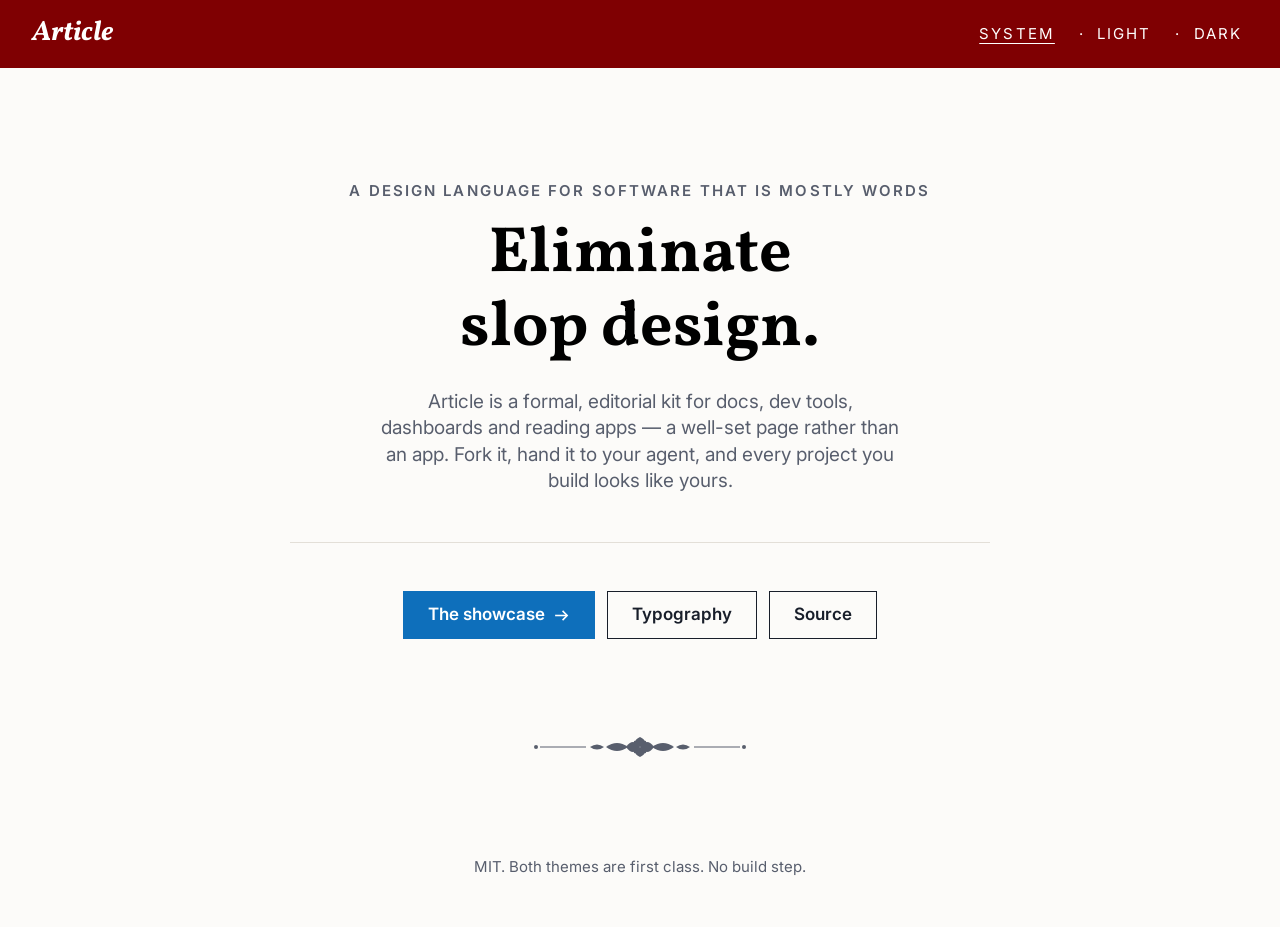
<file: index.html>
<!doctype html>
<html lang="en">
<head>
<meta charset="utf-8">
<meta name="viewport" content="width=device-width, initial-scale=1">
<meta name="color-scheme" content="light dark">
<title>Article — a design language for software that is mostly words</title>
<meta name="description" content="A formal, editorial design system for text-heavy software. Plain CSS, light and dark, no build step. Fork it and make it yours.">

<!--
  Two no-flash snippets, inline and BEFORE any stylesheet — same contract as
  demo/index.html. A module import resolves after the first paint, so by the
  time it runs the flash has already happened.
-->
<script>(function(){try{var m=localStorage.getItem('art-theme');if(m==='light'||m==='dark')document.documentElement.setAttribute('data-theme',m);}catch(e){}})();</script>
<script>(function(){try{if(localStorage.getItem('art-demo-dark')==='catppuccin')document.documentElement.setAttribute('data-dark','catppuccin');}catch(e){}})();</script>

<link rel="preconnect" href="https://fonts.googleapis.com">
<link rel="preconnect" href="https://fonts.gstatic.com" crossorigin>
<link rel="stylesheet" href="https://fonts.googleapis.com/css2?family=Inter:ital,opsz,wght@0,14..32,400..800;1,14..32,400..700&amp;family=Vollkorn:ital,wght@0,400..900;1,400..700&amp;display=swap">

<link rel="stylesheet" href="web/tokens.css">
<link rel="stylesheet" href="web/article.css">

<style>
/* ==========================================================================
   index.html — PAGE-LOCAL SCAFFOLDING ONLY.

   Same three rules that govern demo/index.html's style block:

     1. Every class defined here is prefixed `site-`. No `.art-` class is
        invented and none is restyled; where a selector below mentions one it
        is only to seat a kit component on this page's own grid.
     2. Colour arrives exclusively through layer-2 semantic tokens: no
        primitive, no hex, no rgba(). There is not one colour value in this
        file.
     3. No box-shadow, and no radius except var(--art-radius).
   ========================================================================== */

*, *::before, *::after { box-sizing: border-box; }
html { -webkit-text-size-adjust: 100%; }
body { margin: 0; }

.site-page {
  max-width: var(--art-measure);
  margin-inline: auto;
  padding: var(--art-space-9) var(--art-space-5) var(--art-space-7);
  text-align: center;
}

/* The one heading on the page, so its size is set here rather than borrowed
   from prose.css — which this page does not load, having no long-form text. */
.site-title {
  max-width: 16ch;
  margin: 0 auto var(--art-space-5);
  font-family: var(--art-font-display);
  font-weight: var(--art-weight-display);
  font-size: clamp(var(--art-text-3xl), 6.2vw, var(--art-text-5xl));
  line-height: var(--art-leading-heading);
  color: var(--art-ink-strong);
  text-wrap: balance;
}

/* .art-btn is written for <button>; these are links, so the underline the
   anchor arrives with has to come back off. */
.site-actions {
  display: flex;
  flex-wrap: wrap;
  justify-content: center;
  gap: var(--art-space-3);
  margin-top: var(--art-space-6);
}

.site-actions .art-btn { text-decoration: none; }

/* A <button> in the masthead nav, styled as one of its links. */
.site-chip {
  font-family: inherit;
  background: none;
  border: 0;
  cursor: pointer;
}

.site-chip[aria-pressed="true"] {
  text-decoration: underline;
  text-underline-offset: 0.24em;
}

.site-mark {
  display: inline-block;
  flex: none;
  width: 1em;
  height: 1em;
  background-color: currentColor;
  mask: url('ornaments/arrow-right.svg') no-repeat center / contain;
  -webkit-mask: url('ornaments/arrow-right.svg') no-repeat center / contain;
}

.site-foot {
  margin: 0;
  font-size: var(--art-text-sm);
  color: var(--art-ink-muted);
}
</style>
</head>
<body>

<header class="art-bar">
  <a class="art-bar__mark" href="./">Article</a>
  <nav class="art-bar__nav" aria-label="Theme">
    <button class="art-bar__link site-chip" type="button" data-theme-mode="system" aria-pressed="false">System</button>
    <button class="art-bar__link site-chip" type="button" data-theme-mode="light"  aria-pressed="false">Light</button>
    <button class="art-bar__link site-chip" type="button" data-theme-mode="dark"   aria-pressed="false">Dark</button>
  </nav>
</header>

<main class="site-page">
  <p class="art-eyebrow">A design language for software that is mostly words</p>
  <h1 class="site-title">Eliminate slop design.</h1>
  <p class="art-lede">Article is a formal, editorial kit for docs, dev tools, dashboards and reading apps &mdash; a well-set page rather than an app. Fork it, hand it to your agent, and every project you build looks like yours.</p>

  <hr class="art-rule">

  <nav class="site-actions" aria-label="Pages">
    <a class="art-btn art-btn--primary" href="demo/">The showcase <span class="site-mark" aria-hidden="true"></span></a>
    <a class="art-btn art-btn--outline" href="demo/type.html">Typography</a>
    <a class="art-btn art-btn--outline" href="https://github.com/gr13nka/article">Source</a>
  </nav>

  <div class="art-fleuron" aria-hidden="true"></div>

  <p class="site-foot">MIT. Both themes are first class. No build step.</p>
</main>

<script type="module">
import { initTheme } from './web/theme.js';

const theme = initTheme({
  onChange: (mode) => {
    for (const b of document.querySelectorAll('[data-theme-mode]')) {
      b.setAttribute('aria-pressed', String(b.dataset.themeMode === mode));
    }
  },
});

for (const b of document.querySelectorAll('[data-theme-mode]')) {
  b.addEventListener('click', () => theme.set(b.dataset.themeMode));
}
</script>

</body>
</html>
</file>
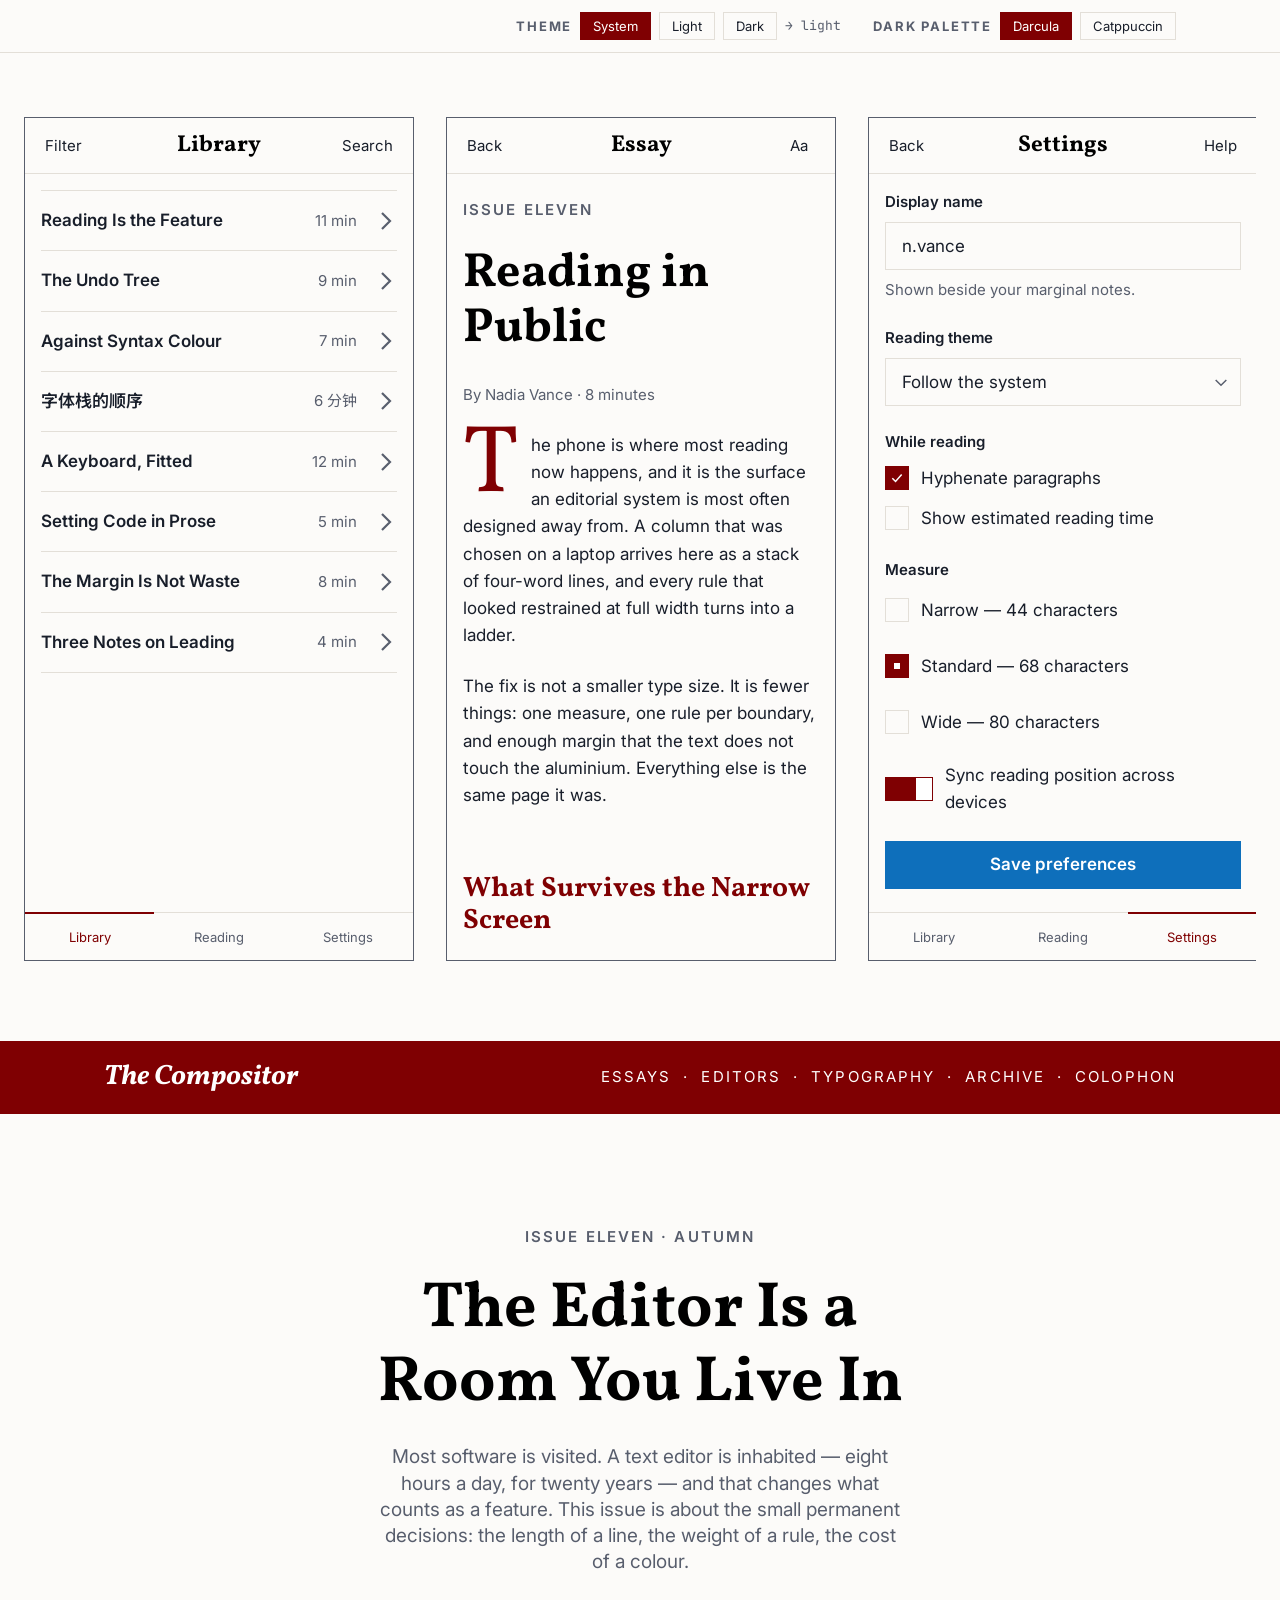
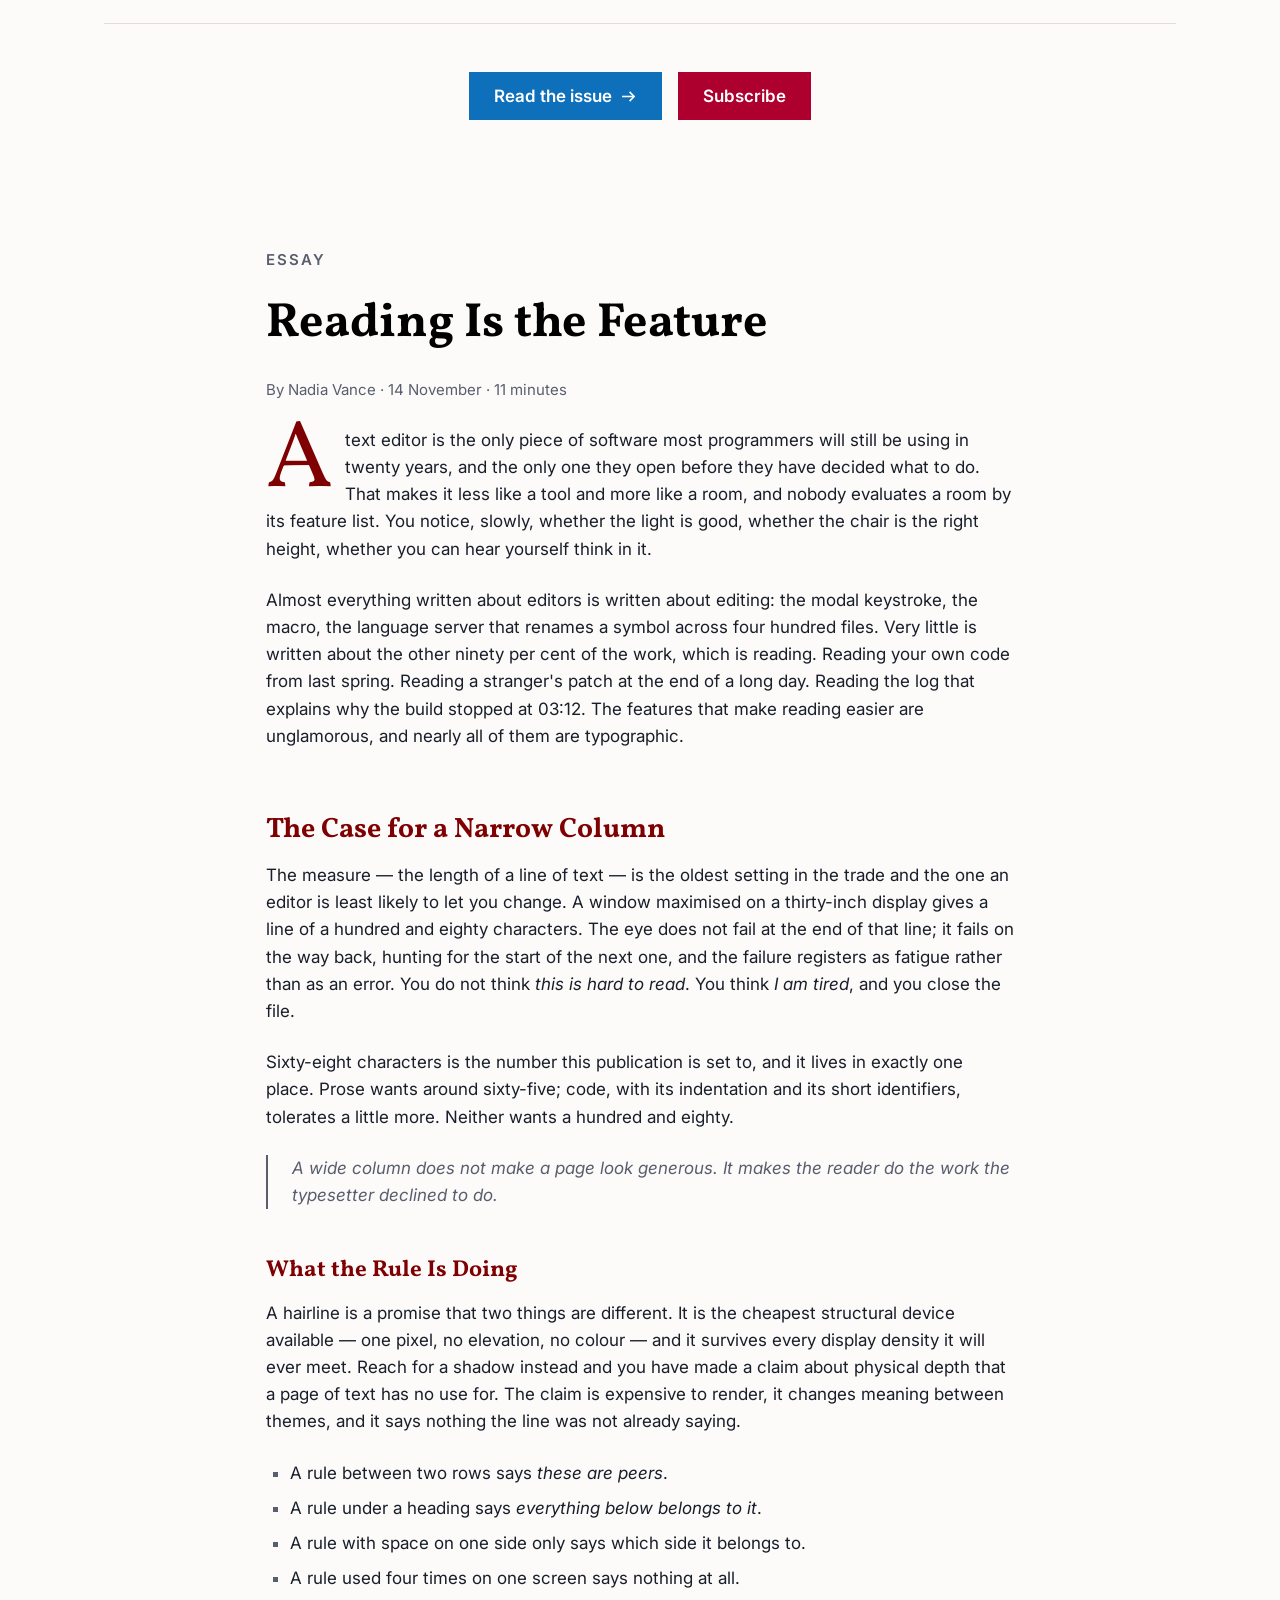
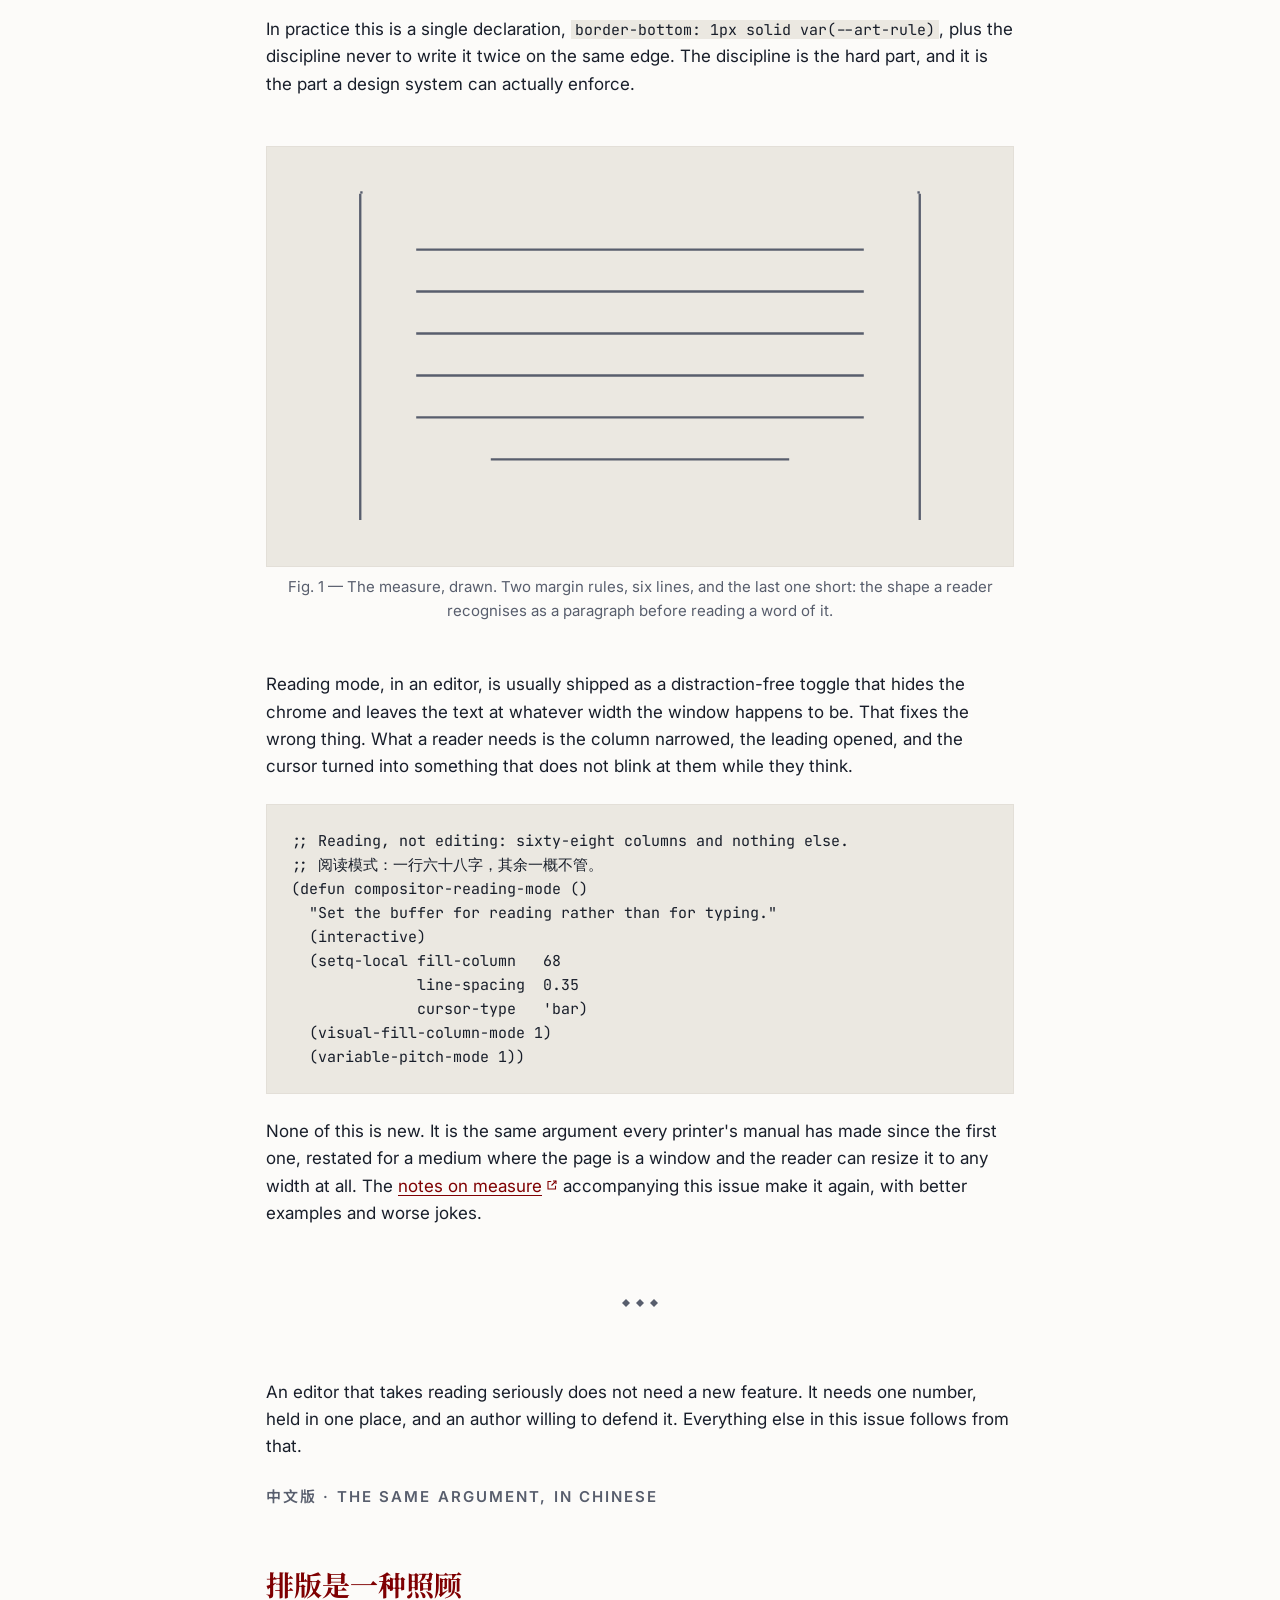
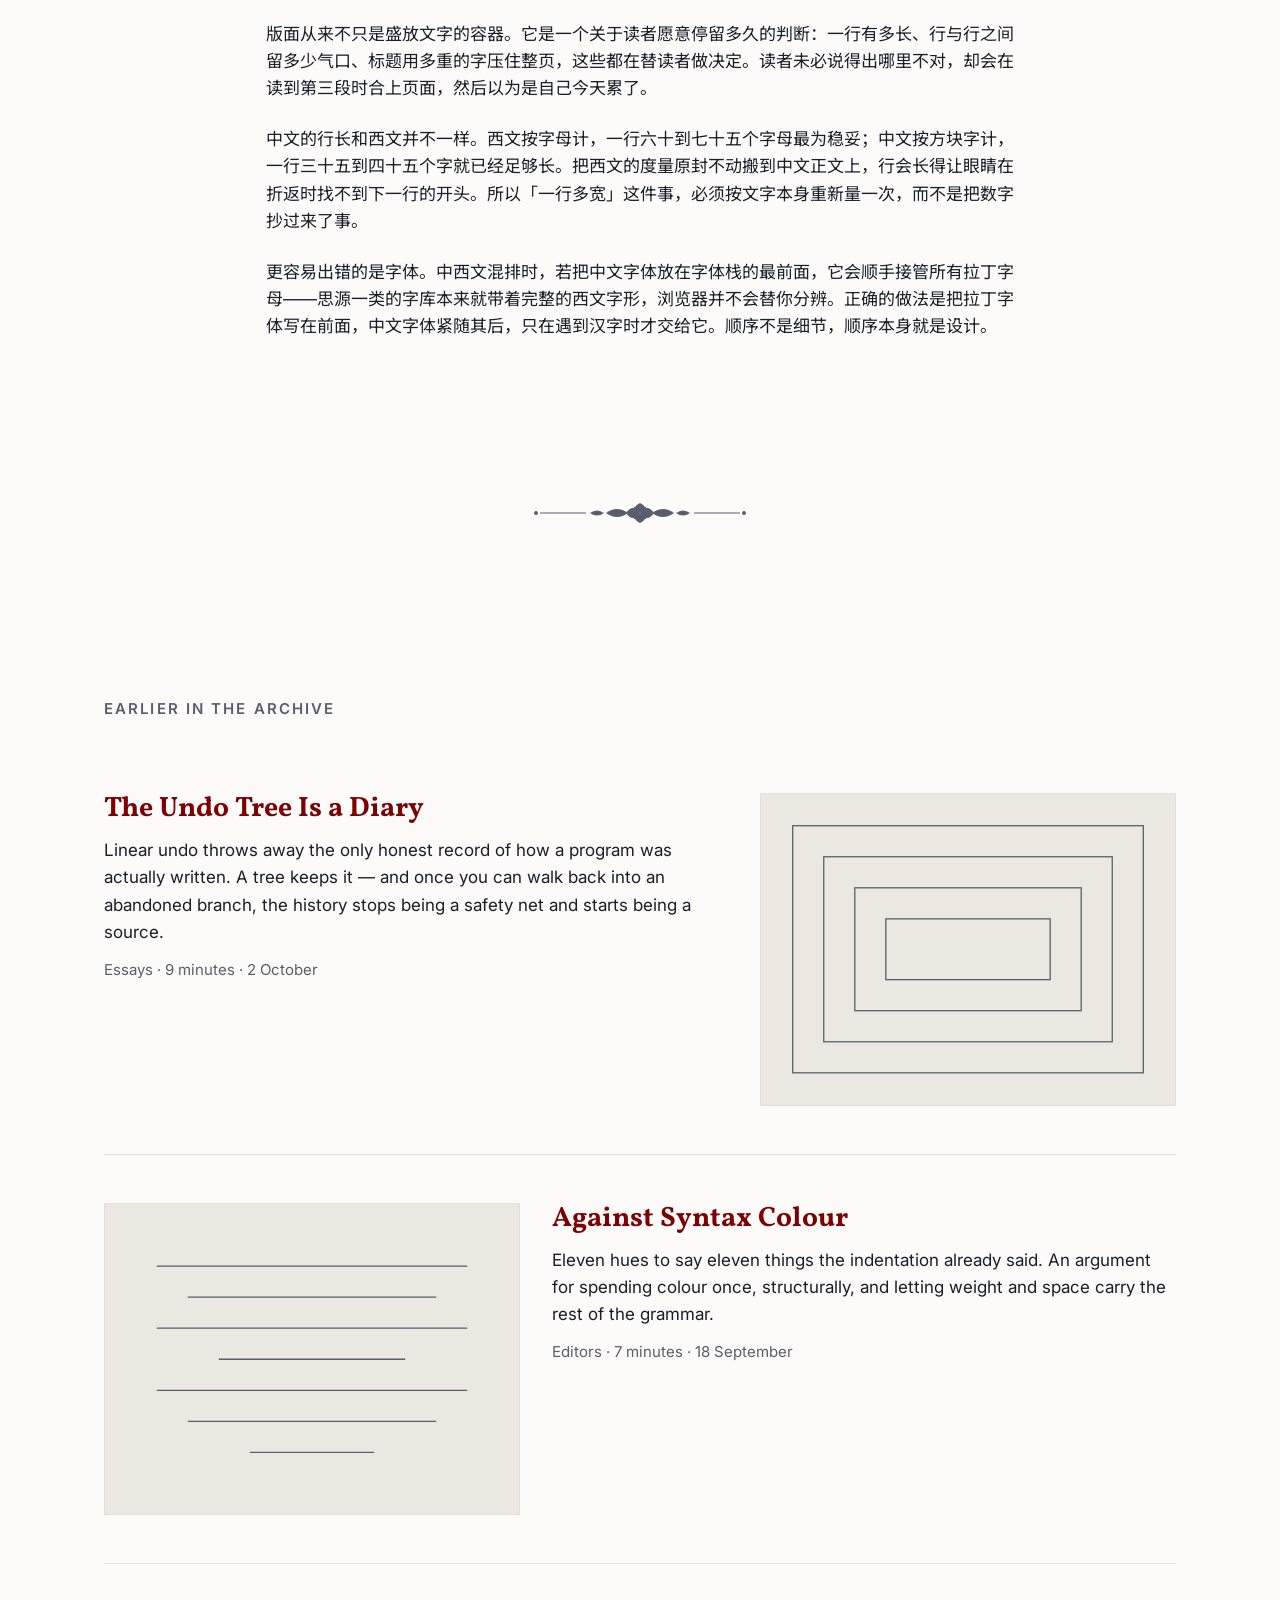
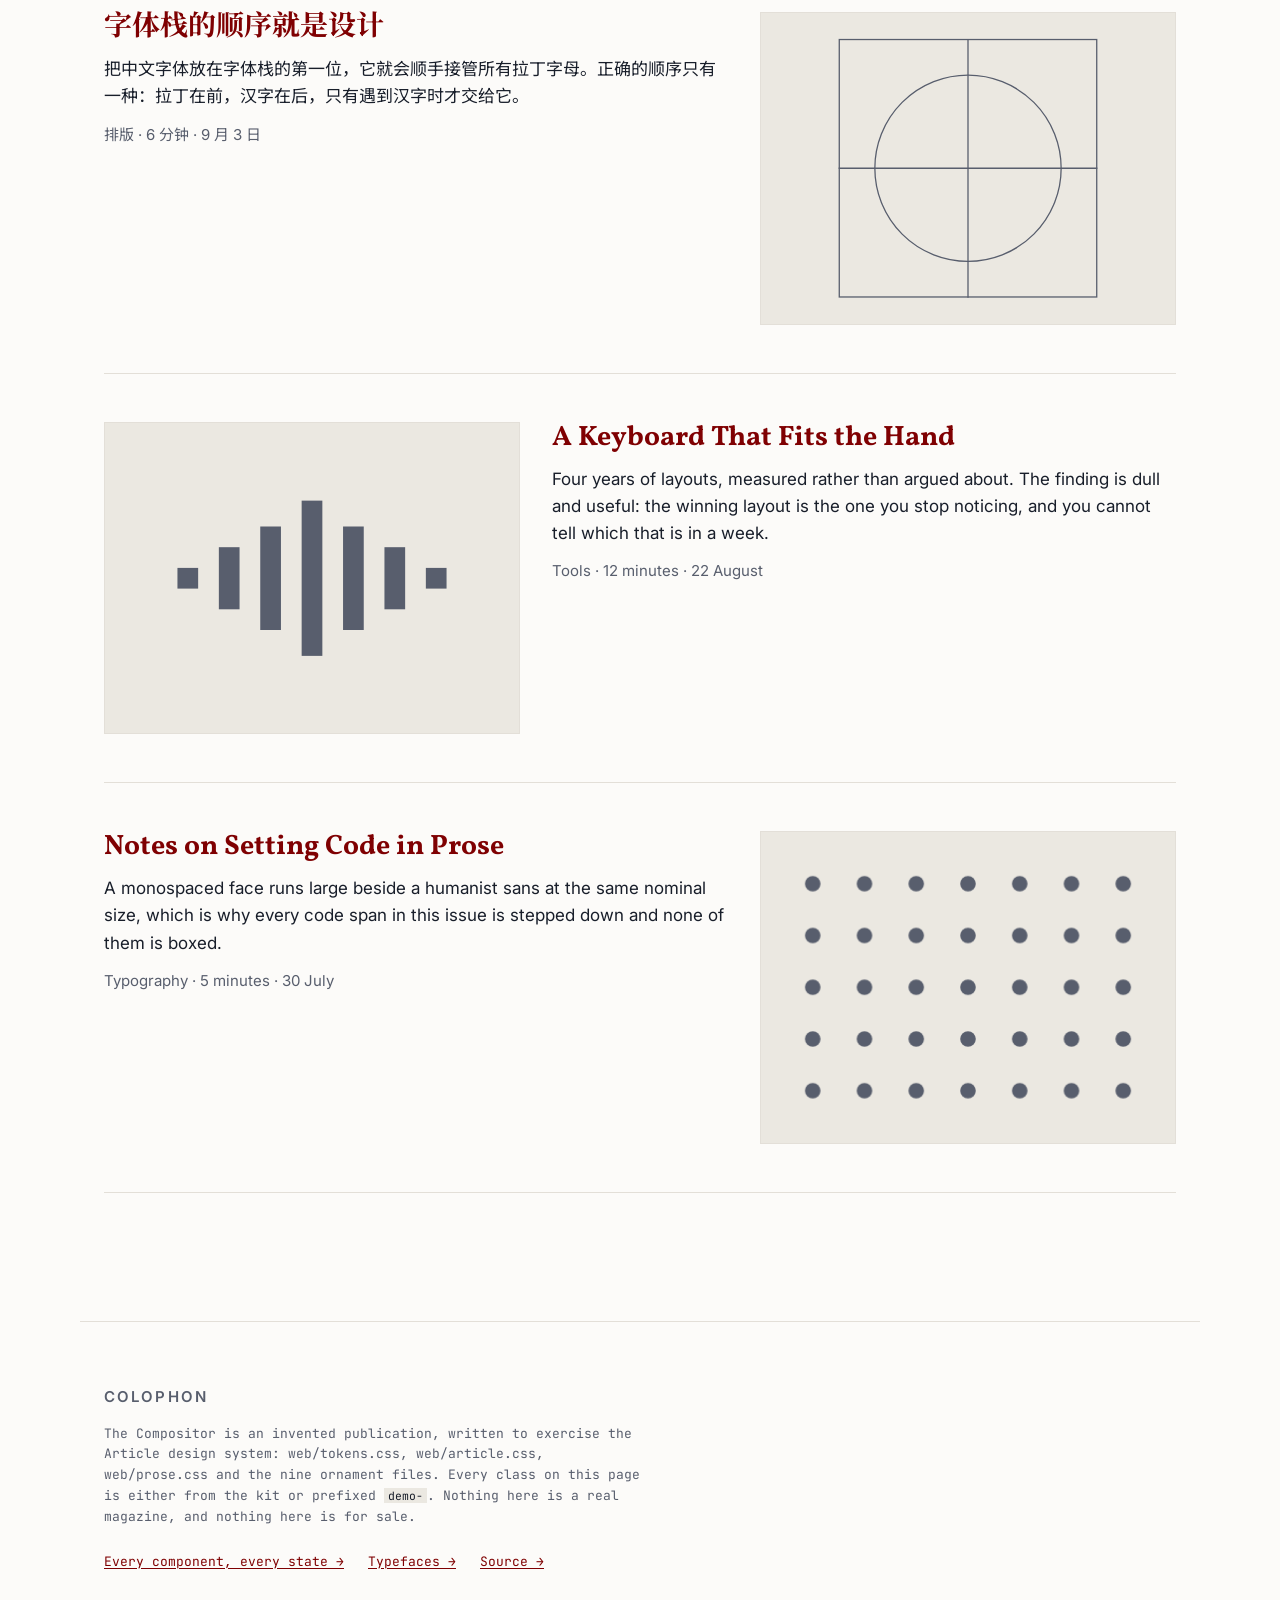
<file: demo/index.html>
<!doctype html>
<html lang="en">
<head>
<meta charset="utf-8">
<meta name="viewport" content="width=device-width, initial-scale=1">
<title>The Compositor — the Article design system, in situ</title>
<meta name="description" content="The Article design system in use: three phone screens, then a whole publication, in two themes and both of its dark palettes.">

<!--
  Two no-flash snippets, inline and BEFORE any stylesheet. A module import
  resolves after the first paint, so by the time it runs the flash has already
  happened. The first is web/theme.js's NO_FLASH_SNIPPET verbatim (THEME_KEY
  substituted); the second is the same trick for the alternate dark palette.
  Only the alternate is ever written: the shipped palette IS the absence of the
  attribute, so there is nothing to restore for it.
-->
<script>(function(){try{var m=localStorage.getItem('art-theme');if(m==='light'||m==='dark')document.documentElement.setAttribute('data-theme',m);}catch(e){}})();</script>
<script>(function(){try{if(localStorage.getItem('art-demo-dark')==='catppuccin')document.documentElement.setAttribute('data-dark','catppuccin');}catch(e){}})();</script>

<link rel="preconnect" href="https://fonts.googleapis.com">
<link rel="preconnect" href="https://fonts.gstatic.com" crossorigin>
<!--
  The locked pairing — Vollkorn, Inter, JetBrains Mono — and the three CJK
  faces it falls through to. Google serves Noto Serif SC / Noto Sans SC /
  Noto Sans Mono in ~300 unicode-range slices, so the Chinese section below
  pulls only the slices it actually uses.
-->
<link rel="stylesheet" href="https://fonts.googleapis.com/css2?family=Inter:ital,opsz,wght@0,14..32,400..800;1,14..32,400..700&amp;family=JetBrains+Mono:ital,wght@0,400..700;1,400&amp;family=Noto+Sans+Mono:wght@400;600&amp;family=Noto+Sans+SC:wght@400;600;700&amp;family=Noto+Serif+SC:wght@400;700;900&amp;family=Vollkorn:ital,wght@0,400..900;1,400..700&amp;display=swap">

<link rel="stylesheet" href="../web/tokens.css">
<link rel="stylesheet" href="../web/article.css">
<link rel="stylesheet" href="../web/prose.css">


<style>
/* ==========================================================================
   demo/index.html — PAGE-LOCAL SCAFFOLDING ONLY.

   Three rules govern this block, in the order they are easy to break:

     1. Every class defined here is prefixed `demo-`. No `.art-` class is
        invented and none is restyled; where a selector below mentions one it
        is only to seat a kit component on this page's own grid.
     2. Colour arrives exclusively through layer-2 semantic tokens: no
        primitive, no hex, no rgba(), no exceptions. There is not one colour
        value in this file. Both dark palettes live in web/tokens.css, and the
        control below picks between them with an attribute, never with a
        value.
     3. No box-shadow, and no radius except var(--art-radius) — including the
        phone frames, which are drawn as hairlines like everything else.
   ========================================================================== */

*, *::before, *::after { box-sizing: border-box; }
html { -webkit-text-size-adjust: 100%; }
body { margin: 0; }
svg, img { max-width: 100%; }

/* --------------------------------------------------------------------------
   PAGE GRID

   One column. --art-measure caps the reading column independently, so this
   width only has to hold a 3fr/2fr index row and three phone frames.
   -------------------------------------------------------------------------- */
.demo-shell {
  width: 100%;
  max-width: 1120px;
  margin-inline: auto;
  padding-inline: var(--art-space-5);
}

/* Two full-bleed strips whose CONTENTS have to line up with the shell above:
   the padding grows to swallow the page gutter and collapses back to the
   shell's own padding once the viewport is narrower than the shell. */
.demo-bar,
.demo-controls {
  padding-inline: max(var(--art-space-5), calc((100% - 1120px) / 2 + var(--art-space-5)));
}

.demo-section { padding-block: var(--art-space-8); }

/* --------------------------------------------------------------------------
   CONTROLS — sticky strip, contents pushed right.

   Two groups: the theme, and the dark palette it governs. Nothing else on
   this page is a choice — the type and both palettes are settled in
   web/tokens.css — so the strip stays one row deep and out of the way of the
   publication it is presenting.
   -------------------------------------------------------------------------- */
.demo-controls {
  position: sticky;
  top: 0;
  z-index: 30;
  display: flex;
  flex-wrap: wrap;
  align-items: center;
  justify-content: flex-end;
  gap: var(--art-space-3) var(--art-space-6);
  padding-block: var(--art-space-3);
  background-color: var(--art-surface);
  border-bottom: var(--art-rule-width) solid var(--art-rule);
}

.demo-control-group {
  display: flex;
  flex-wrap: wrap;
  align-items: center;
  gap: var(--art-space-2);
}

.demo-control-label {
  font-family: var(--art-font-body);
  font-size: var(--art-text-xs);
  font-weight: 700;
  text-transform: uppercase;
  letter-spacing: var(--art-tracking-eyebrow);
  color: var(--art-ink-muted);
}

.demo-chip {
  appearance: none;
  -webkit-appearance: none;
  padding: var(--art-space-1) var(--art-space-3);
  font-family: var(--art-font-body);
  font-size: var(--art-text-xs);
  line-height: 1.4;
  color: var(--art-ink);
  background-color: var(--art-surface);
  border: var(--art-rule-width) solid var(--art-rule);
  border-radius: var(--art-radius);
  cursor: pointer;
  transition:
    color var(--art-motion-fast) var(--art-motion-ease),
    background-color var(--art-motion-fast) var(--art-motion-ease),
    border-color var(--art-motion-fast) var(--art-motion-ease);
}

.demo-chip:hover { border-color: var(--art-rule-strong); color: var(--art-ink-strong); }

.demo-chip[aria-pressed="true"] {
  background-color: var(--art-accent);
  border-color: var(--art-accent);
  color: var(--art-accent-ink);
}

.demo-readout {
  font-family: var(--art-font-mono);
  font-size: var(--art-text-xs);
  color: var(--art-ink-muted);
}


/* --------------------------------------------------------------------------
   HERO
   -------------------------------------------------------------------------- */
.demo-hero {
  padding-block: var(--art-space-9) var(--art-space-8);
  text-align: center;
}

.demo-hero__eyebrow { margin-bottom: var(--art-space-5); }

/* The one display headline on the page that is not inside .art-prose, so it
   states its own type. --art-weight-display is the token STYLE.md §1 defines
   for exactly this: a high-contrast serif needs a step of weight in dark. */
.demo-hero__title {
  max-width: 17ch;
  margin: 0 auto var(--art-space-5);
  font-family: var(--art-font-display);
  font-weight: var(--art-weight-display);
  font-size: clamp(var(--art-text-3xl), 6.2vw, var(--art-text-5xl));
  line-height: var(--art-leading-heading);
  color: var(--art-ink-strong);
  text-wrap: balance;
}

.demo-actions {
  display: flex;
  flex-wrap: wrap;
  justify-content: center;
  gap: var(--art-space-4);
  margin-top: var(--art-space-6);
}

/* A mark inside a button: the ornament file, masked over currentColor, so it
   inverts with the label when the fill inverts on hover. */
.demo-mark {
  display: inline-block;
  flex: none;
  width: 1em;
  height: 1em;
  background-color: currentColor;
  mask: url('../ornaments/arrow-right.svg') no-repeat center / contain;
  -webkit-mask: url('../ornaments/arrow-right.svg') no-repeat center / contain;
}

/* --------------------------------------------------------------------------
   ARTWORK PLATES

   Stand-ins for photographs, drawn to the §4 ornament contract: true
   rectangles and circles, mirror-symmetric about the vertical axis,
   currentColor throughout. Inline SVG rather than a data: URI, so the theme
   reaches them.
   -------------------------------------------------------------------------- */
.demo-plate {
  display: block;
  width: 100%;
  height: auto;
  color: var(--art-ink-muted);
  background-color: var(--art-surface-sunken);
  border: var(--art-rule-width) solid var(--art-rule);
}

/* --------------------------------------------------------------------------
   THE READING COLUMN

   .art-prose caps itself at --art-measure and is left-aligned; on a page this
   wide it wants centring, which is a page decision rather than a prose one.
   -------------------------------------------------------------------------- */
.demo-column { margin-inline: auto; }

.demo-index__label { margin-bottom: var(--art-space-5); }


/* --------------------------------------------------------------------------
   PHONE FRAMES

   390 x 844 including the hairline, because the frame IS the device edge —
   there is no bezel to draw and no shadow to lift it off the page. The row
   scrolls sideways inside itself so the page body never does.
   -------------------------------------------------------------------------- */
/* Three 390px frames and two --art-space-6 gaps come to 1234px, which is wider
   than the text column. The row therefore breaks out of the shell and centres
   itself against the viewport, the way a full-bleed plate would; below 1234px
   the padding collapses to the page gutter and the row scrolls inside itself. */
.demo-phones-strip {
  padding-inline: max(var(--art-space-5), calc((100% - 1234px) / 2));
}

.demo-phones {
  display: flex;
  gap: var(--art-space-6);
  overflow-x: auto;
  padding-bottom: var(--art-space-4);
}

.demo-phone-fig { flex: none; }

.demo-phone {
  display: flex;
  flex-direction: column;
  width: 390px;
  height: 844px;
  overflow: hidden;
  background-color: var(--art-surface);
  border: var(--art-rule-width) solid var(--art-rule-strong);
  border-radius: var(--art-radius);
}

/* App bar and tab bar keep their own height; only the screen body flexes. */
.demo-phone > * { flex: none; }

.demo-phone__screen {
  flex: 1 1 auto;
  min-height: 0;
  overflow-y: auto;
  padding: var(--art-space-4);
}

.demo-phone__screen--read {
  padding: var(--art-space-5) var(--art-space-4) var(--art-space-8);
}


/* Shared with demo/gallery.html — keep the two copies identical. */
.demo-stack { display: grid; gap: var(--art-space-5); }
.demo-fieldset { min-width: 0; margin: 0; padding: 0; border: 0; }
.demo-fieldset legend { padding: 0; margin-bottom: var(--art-space-3); }

/* The page's own asides obey the measure too — a mono face at --art-text-xs
   runs to well over a hundred characters across a 1120px column otherwise. */
.demo-note {
  max-width: var(--art-measure);
  font-family: var(--art-font-mono);
  font-size: var(--art-text-xs);
  color: var(--art-ink-muted);
}

/* Furniture links — the colophon's row out to the rest of the kit. Nothing
   outside .art-prose styles a bare <a>, and the component layer has no link
   role, so a link that is page furniture rather than prose is styled here. */
.demo-links {
  display: flex;
  flex-wrap: wrap;
  gap: var(--art-space-2) var(--art-space-5);
  margin-top: var(--art-space-5);
  font-family: var(--art-font-mono);
  font-size: var(--art-text-xs);
}

.demo-links a {
  color: var(--art-link);
  text-decoration: underline;
  text-decoration-thickness: var(--art-rule-width);
  text-underline-offset: 0.18em;
}

.demo-links a:hover { text-decoration-thickness: calc(var(--art-rule-width) * 2); }

/* --------------------------------------------------------------------------
   FOOT
   -------------------------------------------------------------------------- */
.demo-foot {
  margin-top: var(--art-space-8);
  padding-block: var(--art-space-7) var(--art-space-9);
  border-top: var(--art-rule-width) solid var(--art-rule);
}


/* --------------------------------------------------------------------------
   RESPONSIVE
   -------------------------------------------------------------------------- */
@media (max-width: 700px) {
  /* Even two groups wrap on a 390px screen, and a pinned strip there costs a
     real slice of the viewport, so on phones it scrolls away. */
  .demo-controls { position: static; justify-content: flex-start; }
  .demo-section { padding-block: var(--art-space-7); }
  .demo-hero { padding-block: var(--art-space-8) var(--art-space-7); }
}
</style>
</head>

<body>

<!-- ======================================================================
     CONTROLS
     ====================================================================== -->
<div class="demo-controls">
  <div class="demo-control-group">
    <span class="demo-control-label" id="demo-theme-label">Theme</span>
    <button class="demo-chip" type="button" data-theme-mode="system" aria-pressed="false" aria-describedby="demo-theme-label">System</button>
    <button class="demo-chip" type="button" data-theme-mode="light"  aria-pressed="false" aria-describedby="demo-theme-label">Light</button>
    <button class="demo-chip" type="button" data-theme-mode="dark"   aria-pressed="false" aria-describedby="demo-theme-label">Dark</button>
    <span class="demo-readout">&rarr;&nbsp;<span id="demo-resolved">light</span></span>
  </div>

  <!-- The dark palette. Both palettes are dark-only by construction, so this
       group is inert in light — which is why a click here also switches the
       page to dark. -->
  <div class="demo-control-group">
    <span class="demo-control-label" id="demo-dark-label">Dark palette</span>
    <button class="demo-chip" type="button" data-dark-key="darcula" aria-pressed="false" aria-describedby="demo-dark-label">Darcula</button>
    <button class="demo-chip" type="button" data-dark-key="catppuccin" aria-pressed="false" aria-describedby="demo-dark-label">Catppuccin</button>
  </div>
</div>

<main>

  <!-- ====================================================================
       THE APP — three screens at 390 x 844, scrolling in their own frames.
       ==================================================================== -->
  <section class="demo-section demo-phones-strip" aria-label="Phone screens">
    <div class="demo-phones">

      <!-- ---------------- Library ---------------- -->
      <div class="demo-phone-fig">
        <div class="demo-phone">
          <header class="art-appbar">
            <div class="art-appbar__lead">
              <button class="art-appbar__action" type="button">Filter</button>
            </div>
            <h2 class="art-appbar__title">Library</h2>
            <div class="art-appbar__trail">
              <button class="art-appbar__action" type="button">Search</button>
            </div>
          </header>

          <div class="demo-phone__screen">
            <ul class="art-list">
              <li><a class="art-list-row" href="#">
                <span class="art-list-row__title">Reading Is the Feature</span>
                <span class="art-list-row__meta">11 min</span>
                <span class="art-list-row__chevron" aria-hidden="true"></span>
              </a></li>
              <li><a class="art-list-row" href="#">
                <span class="art-list-row__title">The Undo Tree</span>
                <span class="art-list-row__meta">9 min</span>
                <span class="art-list-row__chevron" aria-hidden="true"></span>
              </a></li>
              <li><a class="art-list-row" href="#">
                <span class="art-list-row__title">Against Syntax Colour</span>
                <span class="art-list-row__meta">7 min</span>
                <span class="art-list-row__chevron" aria-hidden="true"></span>
              </a></li>
              <li><a class="art-list-row" href="#" lang="zh-Hans">
                <span class="art-list-row__title">字体栈的顺序</span>
                <span class="art-list-row__meta">6 分钟</span>
                <span class="art-list-row__chevron" aria-hidden="true"></span>
              </a></li>
              <li><a class="art-list-row" href="#">
                <span class="art-list-row__title">A Keyboard, Fitted</span>
                <span class="art-list-row__meta">12 min</span>
                <span class="art-list-row__chevron" aria-hidden="true"></span>
              </a></li>
              <li><a class="art-list-row" href="#">
                <span class="art-list-row__title">Setting Code in Prose</span>
                <span class="art-list-row__meta">5 min</span>
                <span class="art-list-row__chevron" aria-hidden="true"></span>
              </a></li>
              <li><a class="art-list-row" href="#">
                <span class="art-list-row__title">The Margin Is Not Waste</span>
                <span class="art-list-row__meta">8 min</span>
                <span class="art-list-row__chevron" aria-hidden="true"></span>
              </a></li>
              <li><a class="art-list-row" href="#">
                <span class="art-list-row__title">Three Notes on Leading</span>
                <span class="art-list-row__meta">4 min</span>
                <span class="art-list-row__chevron" aria-hidden="true"></span>
              </a></li>
            </ul>
          </div>

          <nav class="art-tabbar" aria-label="Library sections">
            <a class="art-tabbar__item is-active" href="#" aria-current="page"><span class="art-tabbar__label">Library</span></a>
            <a class="art-tabbar__item" href="#"><span class="art-tabbar__label">Reading</span></a>
            <a class="art-tabbar__item" href="#"><span class="art-tabbar__label">Settings</span></a>
          </nav>
        </div>
      </div>

      <!-- ---------------- Reading ---------------- -->
      <div class="demo-phone-fig">
        <div class="demo-phone">
          <header class="art-appbar">
            <div class="art-appbar__lead">
              <button class="art-appbar__action" type="button">Back</button>
            </div>
            <h2 class="art-appbar__title">Essay</h2>
            <div class="art-appbar__trail">
              <button class="art-appbar__action" type="button">Aa</button>
            </div>
          </header>

          <div class="demo-phone__screen demo-phone__screen--read">
            <article class="art-prose">
              <p class="art-eyebrow">Issue Eleven</p>
              <h1>Reading in Public</h1>
              <p><small>By Nadia Vance &middot; 8 minutes</small></p>

              <p><span class="art-dropcap">T</span>he phone is where most reading now happens, and it is the surface an editorial system is most often designed away from. A column that was chosen on a laptop arrives here as a stack of four-word lines, and every rule that looked restrained at full width turns into a ladder.</p>

              <p>The fix is not a smaller type size. It is fewer things: one measure, one rule per boundary, and enough margin that the text does not touch the aluminium. Everything else is the same page it was.</p>

              <h2>What Survives the Narrow Screen</h2>

              <p>Hairlines survive, because they are a pixel wide at any density. Space survives, because it scales. The drop cap survives if it is derived from the metrics of the faces actually in use rather than pinned to a number that was right once.</p>

              <blockquote>
                <p>A design that only works at one width is not a design. It is a screenshot.</p>
              </blockquote>

              <p>What does not survive is decoration that was carrying structure. If a shadow was the only thing separating two regions, the narrow screen will tell you so within a paragraph.</p>

              <hr>

              <p>Read on a train, at arm's length, at six in the morning: that is the real test, and no specimen sheet has ever passed it on a system's behalf.</p>
            </article>
          </div>
        </div>
      </div>

      <!-- ---------------- Settings ---------------- -->
      <div class="demo-phone-fig">
        <div class="demo-phone">
          <header class="art-appbar">
            <div class="art-appbar__lead">
              <button class="art-appbar__action" type="button">Back</button>
            </div>
            <h2 class="art-appbar__title">Settings</h2>
            <div class="art-appbar__trail">
              <button class="art-appbar__action" type="button">Help</button>
            </div>
          </header>

          <div class="demo-phone__screen">
            <form class="demo-stack" action="#" novalidate>
              <div class="art-field">
                <label class="art-label" for="app-name">Display name</label>
                <input class="art-input" id="app-name" name="name" type="text" value="n.vance" autocomplete="off">
                <span class="art-hint">Shown beside your marginal notes.</span>
              </div>

              <div class="art-field">
                <label class="art-label" for="app-theme">Reading theme</label>
                <span class="art-select-wrap">
                  <select class="art-select" id="app-theme" name="theme">
                    <option>Follow the system</option>
                    <option>Paper, always</option>
                    <option>Mocha, always</option>
                  </select>
                </span>
              </div>

              <div class="art-field">
                <span class="art-label" id="app-reading-label">While reading</span>
                <label class="art-choice">
                  <input class="art-check" type="checkbox" checked>
                  <span>Hyphenate paragraphs</span>
                </label>
                <label class="art-choice">
                  <input class="art-check" type="checkbox">
                  <span>Show estimated reading time</span>
                </label>
              </div>

              <fieldset class="demo-fieldset">
                <legend class="art-label">Measure</legend>
                <div class="demo-stack">
                  <label class="art-choice">
                    <input class="art-radio" type="radio" name="measure" value="narrow">
                    <span>Narrow &mdash; 44 characters</span>
                  </label>
                  <label class="art-choice">
                    <input class="art-radio" type="radio" name="measure" value="standard" checked>
                    <span>Standard &mdash; 68 characters</span>
                  </label>
                  <label class="art-choice">
                    <input class="art-radio" type="radio" name="measure" value="wide">
                    <span>Wide &mdash; 80 characters</span>
                  </label>
                </div>
              </fieldset>

              <label class="art-choice">
                <input class="art-toggle" type="checkbox" checked>
                <span>Sync reading position across devices</span>
              </label>

              <button class="art-btn art-btn--primary" type="button">Save preferences</button>
            </form>
          </div>

          <nav class="art-tabbar" aria-label="App sections">
            <a class="art-tabbar__item" href="#"><span class="art-tabbar__label">Library</span></a>
            <a class="art-tabbar__item" href="#"><span class="art-tabbar__label">Reading</span></a>
            <a class="art-tabbar__item is-active" href="#" aria-current="page"><span class="art-tabbar__label">Settings</span></a>
          </nav>
        </div>
      </div>

    </div>
  </section>

  <!-- ====================================================================
       THE PUBLICATION — masthead, the issue opener, the lead essay, and the
       archive index below it. One continuous page, as a reader would meet it.

       The masthead has to sit directly above #article once .demo-hero is
       hidden: tools/shoot.mjs composes the README's picture out of exactly
       that pair, and nothing warns you when the framing changes.
       ==================================================================== -->
  <header class="art-bar demo-bar">
    <a class="art-bar__mark" href="#">The Compositor</a>
    <nav class="art-bar__nav" aria-label="Sections">
      <a class="art-bar__link" href="#article">Essays</a>
      <a class="art-bar__link" href="#index">Editors</a>
      <a class="art-bar__link" href="#">Typography</a>
      <a class="art-bar__link" href="#index">Archive</a>
      <a class="art-bar__link" href="#colophon">Colophon</a>
    </nav>
  </header>

  <section class="demo-shell demo-hero" aria-label="Issue opener">
    <p class="art-eyebrow demo-hero__eyebrow">Issue Eleven &middot; Autumn</p>
    <h1 class="demo-hero__title">The Editor Is a Room You Live In</h1>
    <p class="art-lede">Most software is visited. A text editor is inhabited &mdash; eight hours a day, for twenty years &mdash; and that changes what counts as a feature. This issue is about the small permanent decisions: the length of a line, the weight of a rule, the cost of a colour.</p>
    <hr class="art-rule">
    <div class="demo-actions">
      <button class="art-btn art-btn--primary" type="button">Read the issue <span class="demo-mark" aria-hidden="true"></span></button>
      <button class="art-btn art-btn--secondary" type="button">Subscribe</button>
    </div>
  </section>

  <div class="demo-shell demo-section" id="article">
    <article class="art-prose demo-column">
      <p class="art-eyebrow">Essay</p>
      <h1>Reading Is the Feature</h1>
      <p><small>By Nadia Vance &middot; 14 November &middot; 11 minutes</small></p>

      <p><span class="art-dropcap">A</span> text editor is the only piece of software most programmers will still be using in twenty years, and the only one they open before they have decided what to do. That makes it less like a tool and more like a room, and nobody evaluates a room by its feature list. You notice, slowly, whether the light is good, whether the chair is the right height, whether you can hear yourself think in it.</p>

      <p>Almost everything written about editors is written about editing: the modal keystroke, the macro, the language server that renames a symbol across four hundred files. Very little is written about the other ninety per cent of the work, which is reading. Reading your own code from last spring. Reading a stranger's patch at the end of a long day. Reading the log that explains why the build stopped at 03:12. The features that make reading easier are unglamorous, and nearly all of them are typographic.</p>

      <h2>The Case for a Narrow Column</h2>

      <p>The measure &mdash; the length of a line of text &mdash; is the oldest setting in the trade and the one an editor is least likely to let you change. A window maximised on a thirty-inch display gives a line of a hundred and eighty characters. The eye does not fail at the end of that line; it fails on the way back, hunting for the start of the next one, and the failure registers as fatigue rather than as an error. You do not think <em>this is hard to read</em>. You think <em>I am tired</em>, and you close the file.</p>

      <p>Sixty-eight characters is the number this publication is set to, and it lives in exactly one place. Prose wants around sixty-five; code, with its indentation and its short identifiers, tolerates a little more. Neither wants a hundred and eighty.</p>

      <blockquote>
        <p>A wide column does not make a page look generous. It makes the reader do the work the typesetter declined to do.</p>
      </blockquote>

      <h3>What the Rule Is Doing</h3>

      <p>A hairline is a promise that two things are different. It is the cheapest structural device available &mdash; one pixel, no elevation, no colour &mdash; and it survives every display density it will ever meet. Reach for a shadow instead and you have made a claim about physical depth that a page of text has no use for. The claim is expensive to render, it changes meaning between themes, and it says nothing the line was not already saying.</p>

      <ul>
        <li>A rule between two rows says <em>these are peers</em>.</li>
        <li>A rule under a heading says <em>everything below belongs to it</em>.</li>
        <li>A rule with space on one side only says which side it belongs to.</li>
        <li>A rule used four times on one screen says nothing at all.</li>
      </ul>

      <p>In practice this is a single declaration, <code>border-bottom: 1px solid var(--art-rule)</code>, plus the discipline never to write it twice on the same edge. The discipline is the hard part, and it is the part a design system can actually enforce.</p>

      <figure class="art-figure">
        <svg class="demo-plate" viewBox="0 0 320 180" role="img" aria-label="Diagram: a 68-character column held between two margin rules.">
          <g fill="none" stroke="currentColor" stroke-width="1" stroke-linecap="butt" stroke-linejoin="miter">
            <path d="M40 20 V160"/>
            <path d="M280 20 V160"/>
            <path d="M64 44 H256"/>
            <path d="M64 62 H256"/>
            <path d="M64 80 H256"/>
            <path d="M64 98 H256"/>
            <path d="M64 116 H256"/>
            <path d="M96 134 H224"/>
          </g>
          <g fill="currentColor">
            <rect x="40" y="19" width="1" height="1"/>
            <rect x="279" y="19" width="1" height="1"/>
          </g>
        </svg>
        <figcaption class="art-figure__caption">Fig. 1 &mdash; The measure, drawn. Two margin rules, six lines, and the last one short: the shape a reader recognises as a paragraph before reading a word of it.</figcaption>
      </figure>

      <p>Reading mode, in an editor, is usually shipped as a distraction-free toggle that hides the chrome and leaves the text at whatever width the window happens to be. That fixes the wrong thing. What a reader needs is the column narrowed, the leading opened, and the cursor turned into something that does not blink at them while they think.</p>

<pre class="art-pre"><code>;; Reading, not editing: sixty-eight columns and nothing else.
;; 阅读模式：一行六十八字，其余一概不管。
(defun compositor-reading-mode ()
  "Set the buffer for reading rather than for typing."
  (interactive)
  (setq-local fill-column   68
              line-spacing  0.35
              cursor-type   'bar)
  (visual-fill-column-mode 1)
  (variable-pitch-mode 1))</code></pre>

      <p>None of this is new. It is the same argument every printer's manual has made since the first one, restated for a medium where the page is a window and the reader can resize it to any width at all. The <a href="https://example.org/notes-on-measure" target="_blank" rel="noopener">notes on measure</a> accompanying this issue make it again, with better examples and worse jokes.</p>

      <hr>

      <p>An editor that takes reading seriously does not need a new feature. It needs one number, held in one place, and an author willing to defend it. Everything else in this issue follows from that.</p>

      <p class="art-eyebrow" lang="zh-Hans">中文版 &middot; The same argument, in Chinese</p>

      <h2 lang="zh-Hans">排版是一种照顾</h2>

      <p lang="zh-Hans">版面从来不只是盛放文字的容器。它是一个关于读者愿意停留多久的判断：一行有多长、行与行之间留多少气口、标题用多重的字压住整页，这些都在替读者做决定。读者未必说得出哪里不对，却会在读到第三段时合上页面，然后以为是自己今天累了。</p>

      <p lang="zh-Hans">中文的行长和西文并不一样。西文按字母计，一行六十到七十五个字母最为稳妥；中文按方块字计，一行三十五到四十五个字就已经足够长。把西文的度量原封不动搬到中文正文上，行会长得让眼睛在折返时找不到下一行的开头。所以「一行多宽」这件事，必须按文字本身重新量一次，而不是把数字抄过来了事。</p>

      <p lang="zh-Hans">更容易出错的是字体。中西文混排时，若把中文字体放在字体栈的最前面，它会顺手接管所有拉丁字母——思源一类的字库本来就带着完整的西文字形，浏览器并不会替你分辨。正确的做法是把拉丁字体写在前面，中文字体紧随其后，只在遇到汉字时才交给它。顺序不是细节，顺序本身就是设计。</p>
    </article>
  </div>

  <div class="demo-shell">
    <div class="art-fleuron" aria-hidden="true"></div>
  </div>

  <section class="demo-shell demo-section" id="index" aria-labelledby="demo-index-heading">
    <h2 class="art-eyebrow demo-index__label" id="demo-index-heading">Earlier in the archive</h2>

    <article class="art-entry">
      <div class="art-entry__body">
        <h3 class="art-entry__title"><a href="#index">The Undo Tree Is a Diary</a></h3>
        <p class="art-entry__excerpt">Linear undo throws away the only honest record of how a program was actually written. A tree keeps it &mdash; and once you can walk back into an abandoned branch, the history stops being a safety net and starts being a source.</p>
        <p class="art-entry__meta">Essays &middot; 9 minutes &middot; 2 October</p>
      </div>
      <svg class="art-entry__media demo-plate" viewBox="0 0 320 240" aria-hidden="true" focusable="false">
        <g fill="none" stroke="currentColor" stroke-width="1" stroke-linecap="butt" stroke-linejoin="miter">
          <rect x="24.5" y="24.5" width="271" height="191"/>
          <rect x="48.5" y="48.5" width="223" height="143"/>
          <rect x="72.5" y="72.5" width="175" height="95"/>
          <rect x="96.5" y="96.5" width="127" height="47"/>
        </g>
      </svg>
    </article>

    <article class="art-entry art-entry--reverse">
      <div class="art-entry__body">
        <h3 class="art-entry__title"><a href="#index">Against Syntax Colour</a></h3>
        <p class="art-entry__excerpt">Eleven hues to say eleven things the indentation already said. An argument for spending colour once, structurally, and letting weight and space carry the rest of the grammar.</p>
        <p class="art-entry__meta">Editors &middot; 7 minutes &middot; 18 September</p>
      </div>
      <svg class="art-entry__media demo-plate" viewBox="0 0 320 240" aria-hidden="true" focusable="false">
        <g fill="none" stroke="currentColor" stroke-width="1" stroke-linecap="butt" stroke-linejoin="miter">
          <path d="M40 48 H280"/>
          <path d="M64 72 H256"/>
          <path d="M40 96 H280"/>
          <path d="M88 120 H232"/>
          <path d="M40 144 H280"/>
          <path d="M64 168 H256"/>
          <path d="M112 192 H208"/>
        </g>
      </svg>
    </article>

    <article class="art-entry" lang="zh-Hans">
      <div class="art-entry__body">
        <h3 class="art-entry__title"><a href="#index">字体栈的顺序就是设计</a></h3>
        <p class="art-entry__excerpt">把中文字体放在字体栈的第一位，它就会顺手接管所有拉丁字母。正确的顺序只有一种：拉丁在前，汉字在后，只有遇到汉字时才交给它。</p>
        <p class="art-entry__meta">排版 &middot; 6 分钟 &middot; 9 月 3 日</p>
      </div>
      <svg class="art-entry__media demo-plate" viewBox="0 0 320 240" aria-hidden="true" focusable="false">
        <g fill="none" stroke="currentColor" stroke-width="1" stroke-linecap="butt" stroke-linejoin="miter">
          <rect x="60.5" y="20.5" width="199" height="199"/>
          <circle cx="160" cy="120" r="72"/>
          <path d="M60 120 H260"/>
          <path d="M160 20 V220"/>
        </g>
      </svg>
    </article>

    <article class="art-entry art-entry--reverse">
      <div class="art-entry__body">
        <h3 class="art-entry__title"><a href="#index">A Keyboard That Fits the Hand</a></h3>
        <p class="art-entry__excerpt">Four years of layouts, measured rather than argued about. The finding is dull and useful: the winning layout is the one you stop noticing, and you cannot tell which that is in a week.</p>
        <p class="art-entry__meta">Tools &middot; 12 minutes &middot; 22 August</p>
      </div>
      <svg class="art-entry__media demo-plate" viewBox="0 0 320 240" aria-hidden="true" focusable="false">
        <g fill="currentColor">
          <rect x="152" y="60" width="16" height="120"/>
          <rect x="120" y="80" width="16" height="80"/>
          <rect x="184" y="80" width="16" height="80"/>
          <rect x="88" y="96" width="16" height="48"/>
          <rect x="216" y="96" width="16" height="48"/>
          <rect x="56" y="112" width="16" height="16"/>
          <rect x="248" y="112" width="16" height="16"/>
        </g>
      </svg>
    </article>

    <article class="art-entry">
      <div class="art-entry__body">
        <h3 class="art-entry__title"><a href="#index">Notes on Setting Code in Prose</a></h3>
        <p class="art-entry__excerpt">A monospaced face runs large beside a humanist sans at the same nominal size, which is why every code span in this issue is stepped down and none of them is boxed.</p>
        <p class="art-entry__meta">Typography &middot; 5 minutes &middot; 30 July</p>
      </div>
      <svg class="art-entry__media demo-plate" viewBox="0 0 320 240" aria-hidden="true" focusable="false">
        <defs>
          <pattern id="demo-dots" x="20" y="20" width="40" height="40" patternUnits="userSpaceOnUse">
            <circle cx="20" cy="20" r="6" fill="currentColor"/>
          </pattern>
        </defs>
        <rect x="20" y="20" width="280" height="200" fill="url(#demo-dots)"/>
      </svg>
    </article>
  </section>

</main>

<footer class="demo-shell demo-foot" id="colophon">
  <p class="art-eyebrow">Colophon</p>
  <p class="demo-note">The Compositor is an invented publication, written to exercise the Article design system: web/tokens.css, web/article.css, web/prose.css and the nine ornament files. Every class on this page is either from the kit or prefixed <code class="art-code">demo-</code>. Nothing here is a real magazine, and nothing here is for sale.</p>
  <p class="demo-links">
    <a href="gallery.html">Every component, every state &rarr;</a>
    <a href="type.html">Typefaces &rarr;</a>
    <a href="https://github.com/gr13nka/article">Source &rarr;</a>
  </p>
</footer>

<script type="module">
import { initTheme } from '../web/theme.js';

const root = document.documentElement;

const press = (nodes, attr, value) => {
  for (const n of nodes) n.setAttribute('aria-pressed', String(n.getAttribute(attr) === value));
};

/* ---- Theme ------------------------------------------------------------- */
const theme = initTheme({
  onChange: (mode, resolved) => {
    press(document.querySelectorAll('[data-theme-mode]'), 'data-theme-mode', mode);
    document.getElementById('demo-resolved').textContent = resolved;
  },
});
for (const b of document.querySelectorAll('[data-theme-mode]')) {
  b.addEventListener('click', () => theme.set(b.dataset.themeMode));
}

/* ---- Dark palette -------------------------------------------------------
   Darcula is what web/tokens.css ships, so choosing it REMOVES the attribute
   instead of writing a value: the page selects a palette, it never restates
   one. The alternate is a single attribute, and tokens.css re-points the
   layer-1 dark primitives behind it — which is why no colour appears here.

   Both palettes are dark-only by construction, so a click also moves the page
   to dark, or the control would look broken to anyone who tried it from light.
   --------------------------------------------------------------------------- */
const DARK_KEY = 'art-demo-dark';
const DARK_PALETTES = ['darcula', 'catppuccin'];

const setDark = (key) => {
  const next = DARK_PALETTES.includes(key) ? key : DARK_PALETTES[0];
  if (next === DARK_PALETTES[0]) root.removeAttribute('data-dark');
  else root.setAttribute('data-dark', next);
  try { localStorage.setItem(DARK_KEY, next); } catch (e) { /* private browsing: the choice just won't persist */ }
  press(document.querySelectorAll('[data-dark-key]'), 'data-dark-key', next);
};

for (const b of document.querySelectorAll('[data-dark-key]')) {
  b.addEventListener('click', () => {
    setDark(b.dataset.darkKey);
    if (theme.resolved !== 'dark') theme.set('dark');
  });
}
setDark(root.getAttribute('data-dark'));

/* Placeholder links are here to be looked at, not followed. */
document.addEventListener('click', (e) => {
  const a = e.target.closest('a[href="#"]');
  if (a) e.preventDefault();
});
</script>

</body>
</html>
</file>
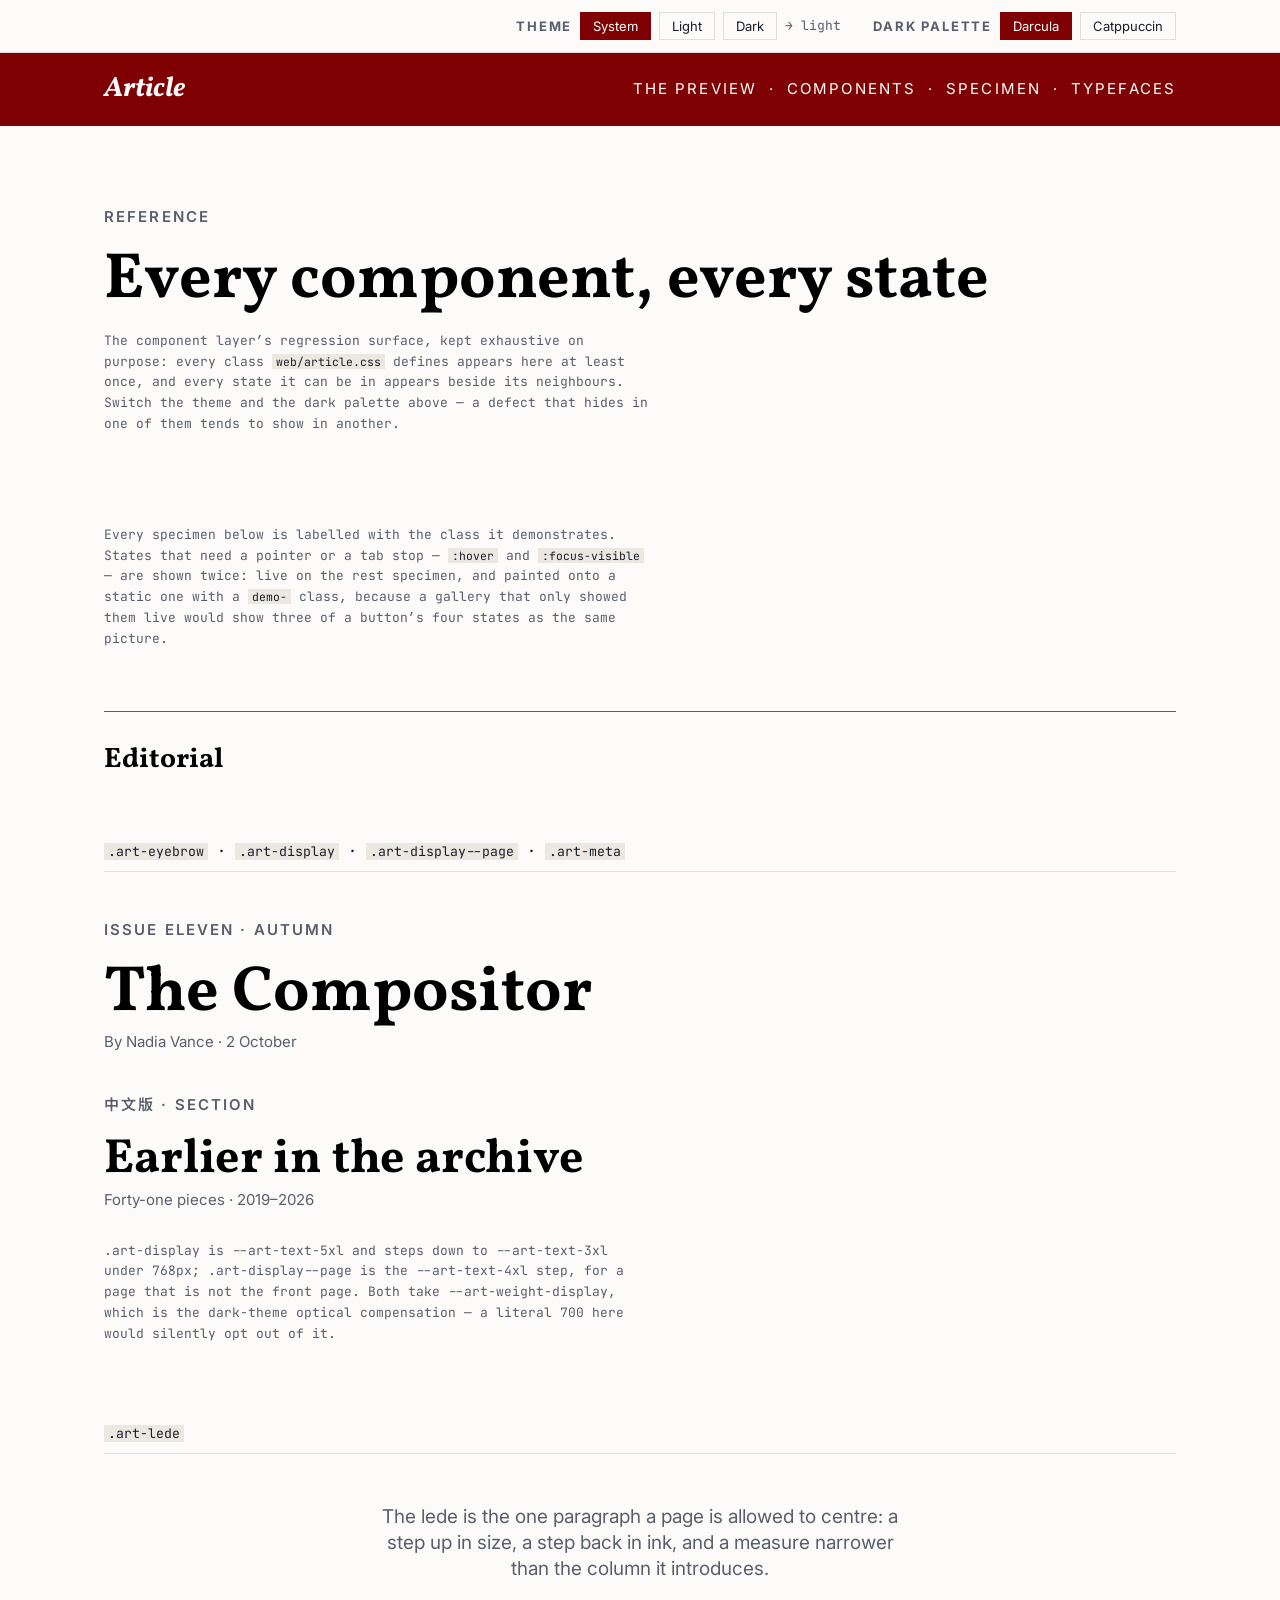
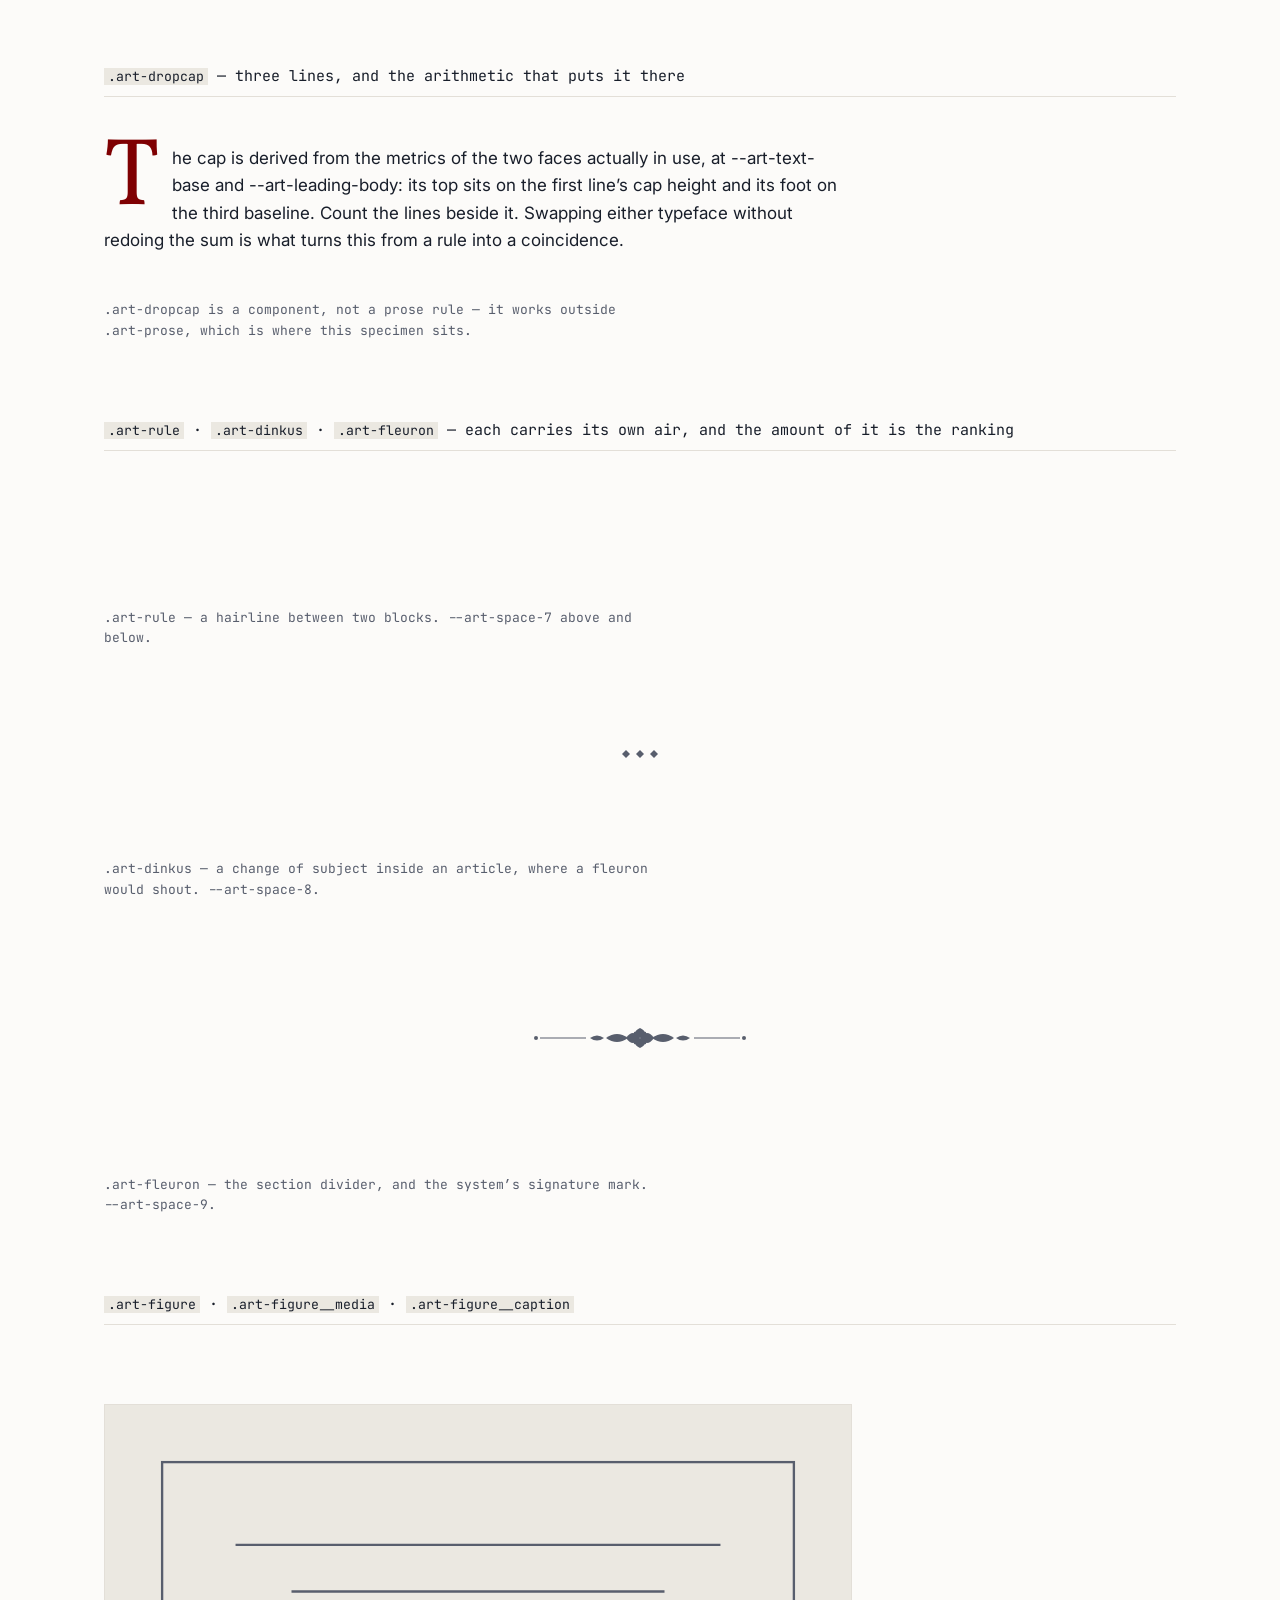
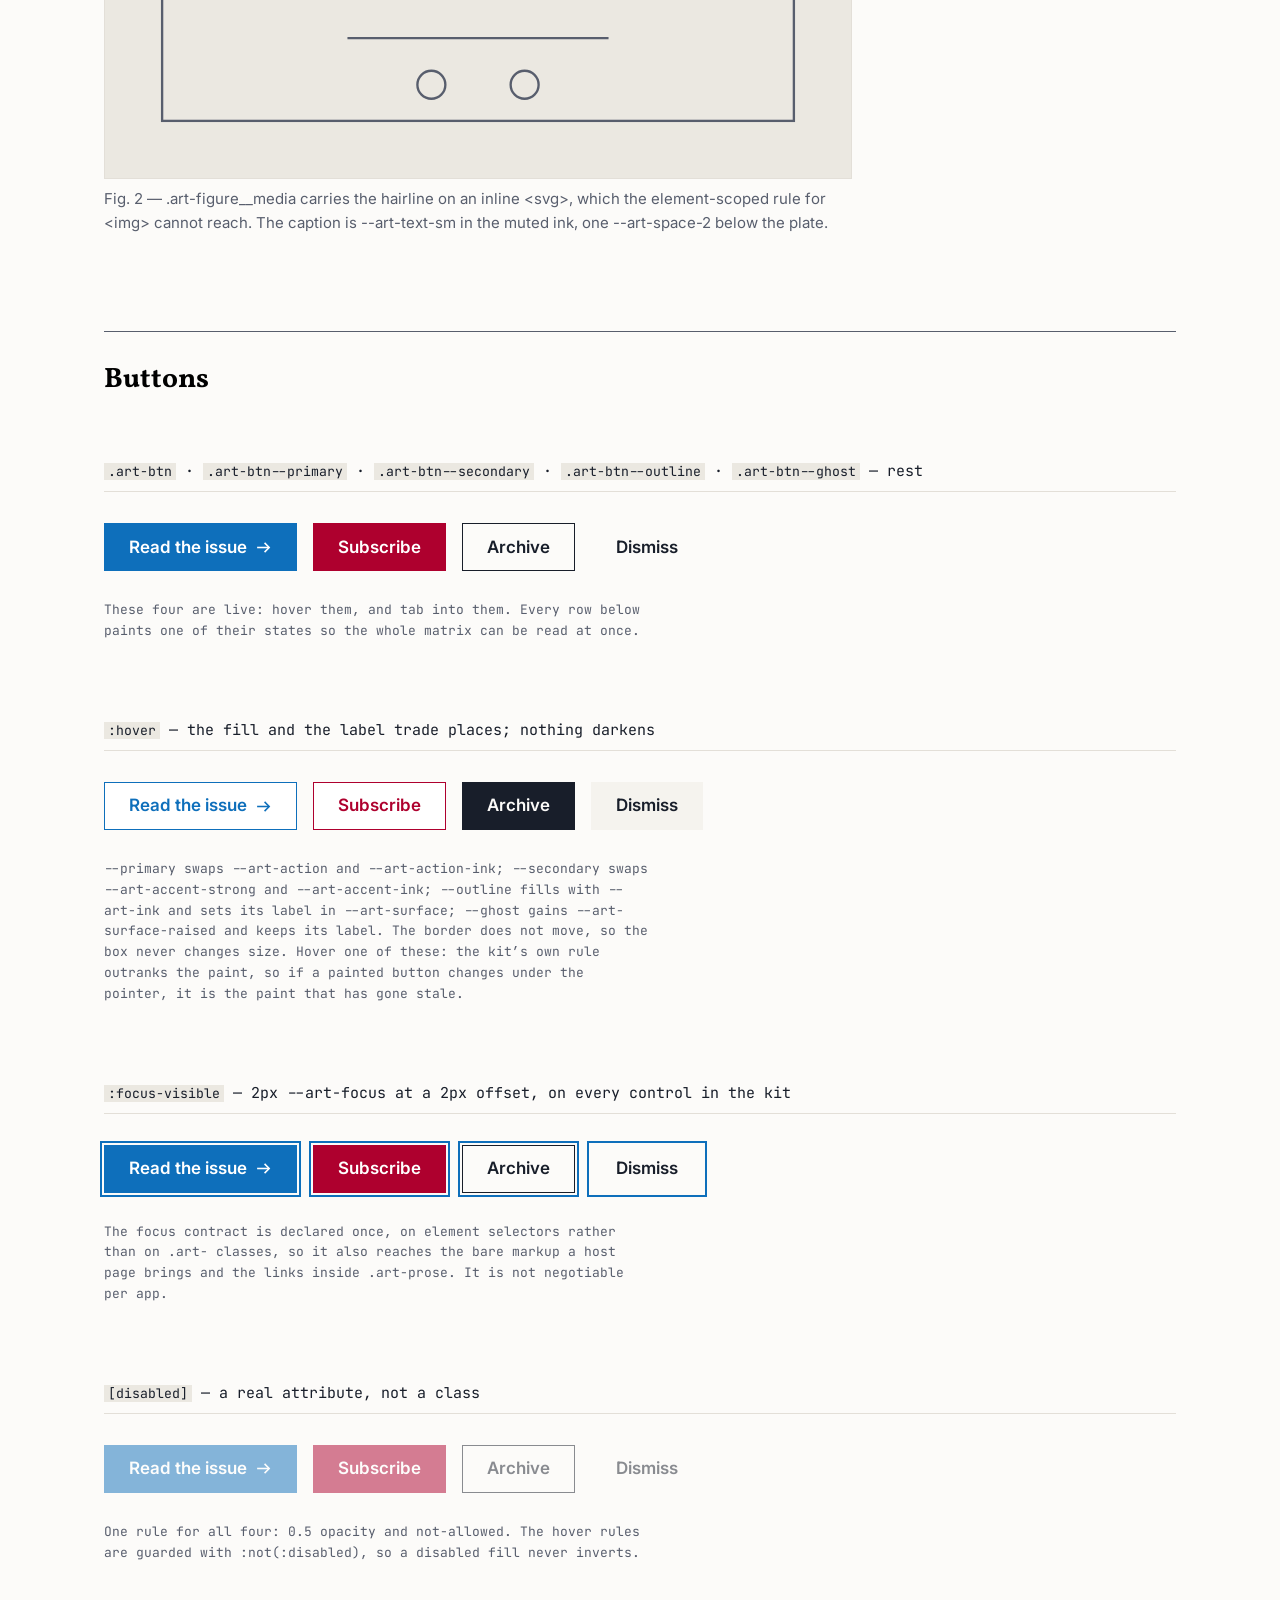
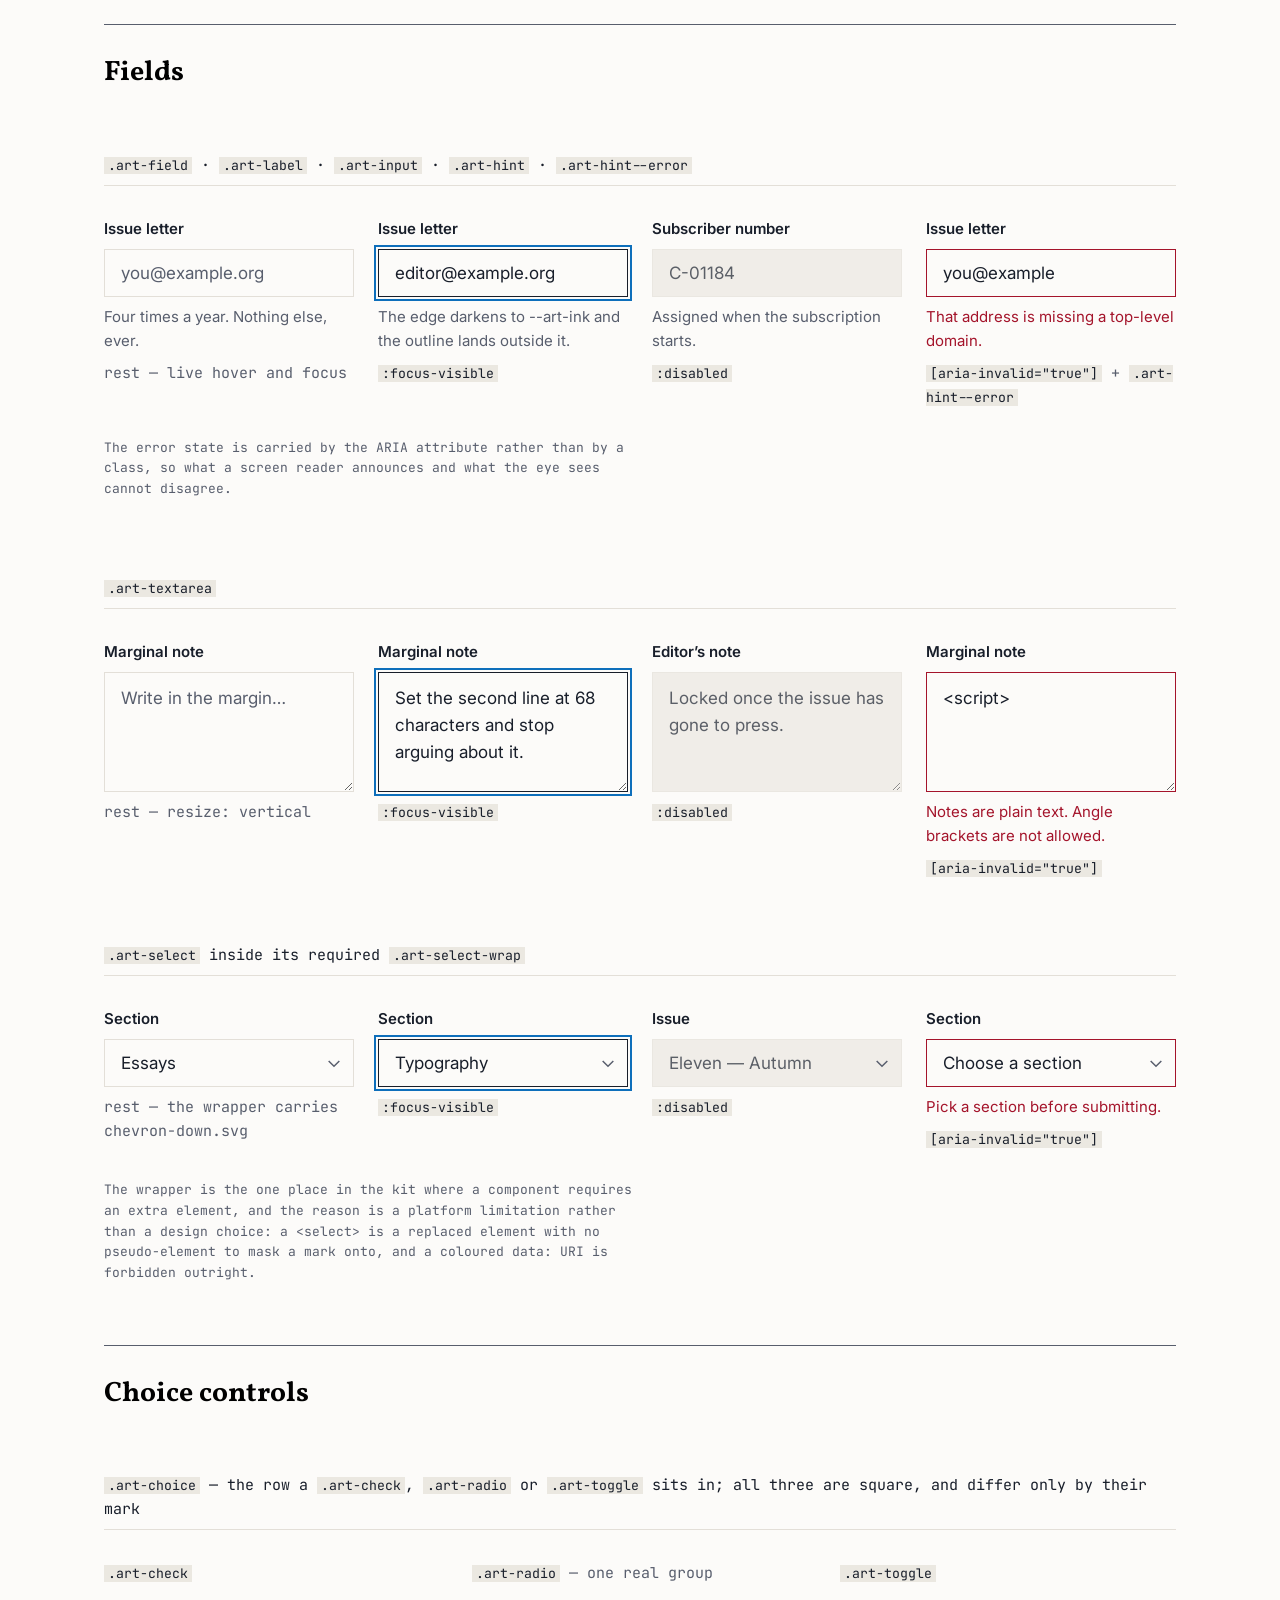
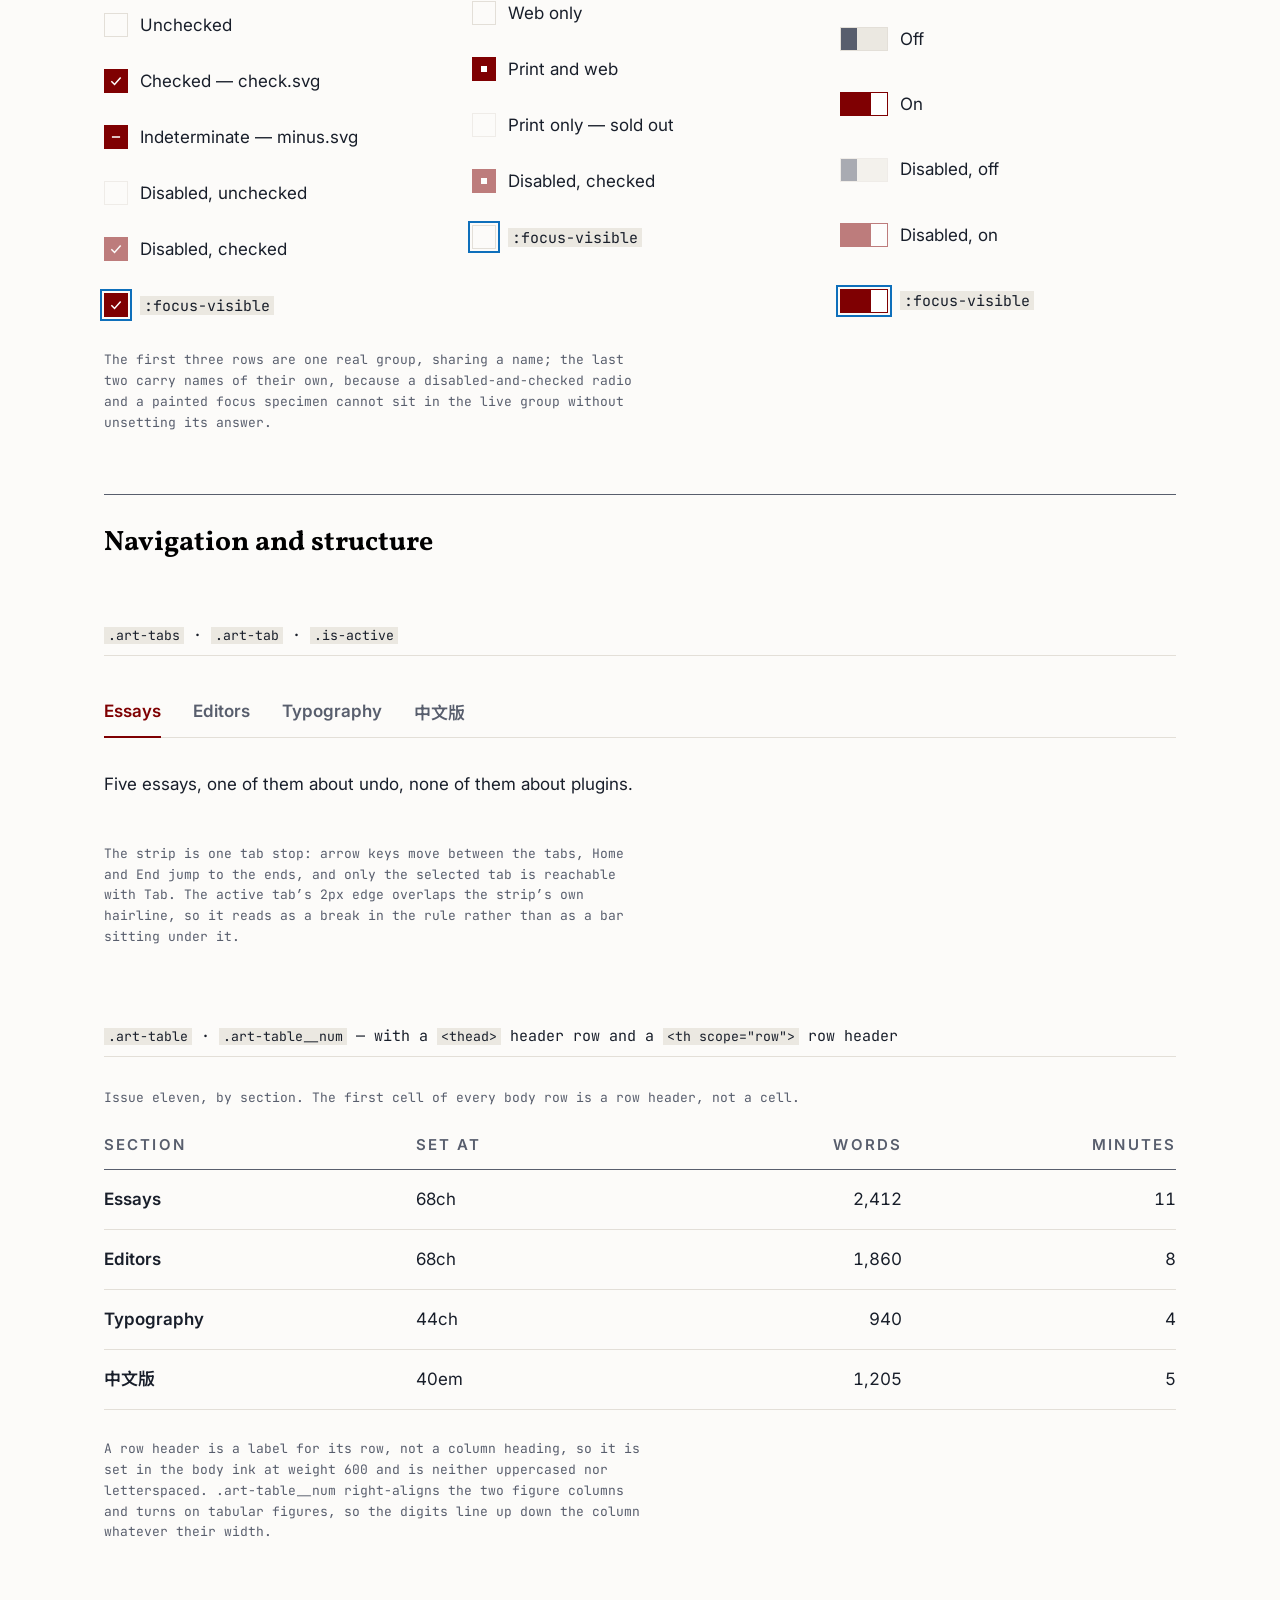
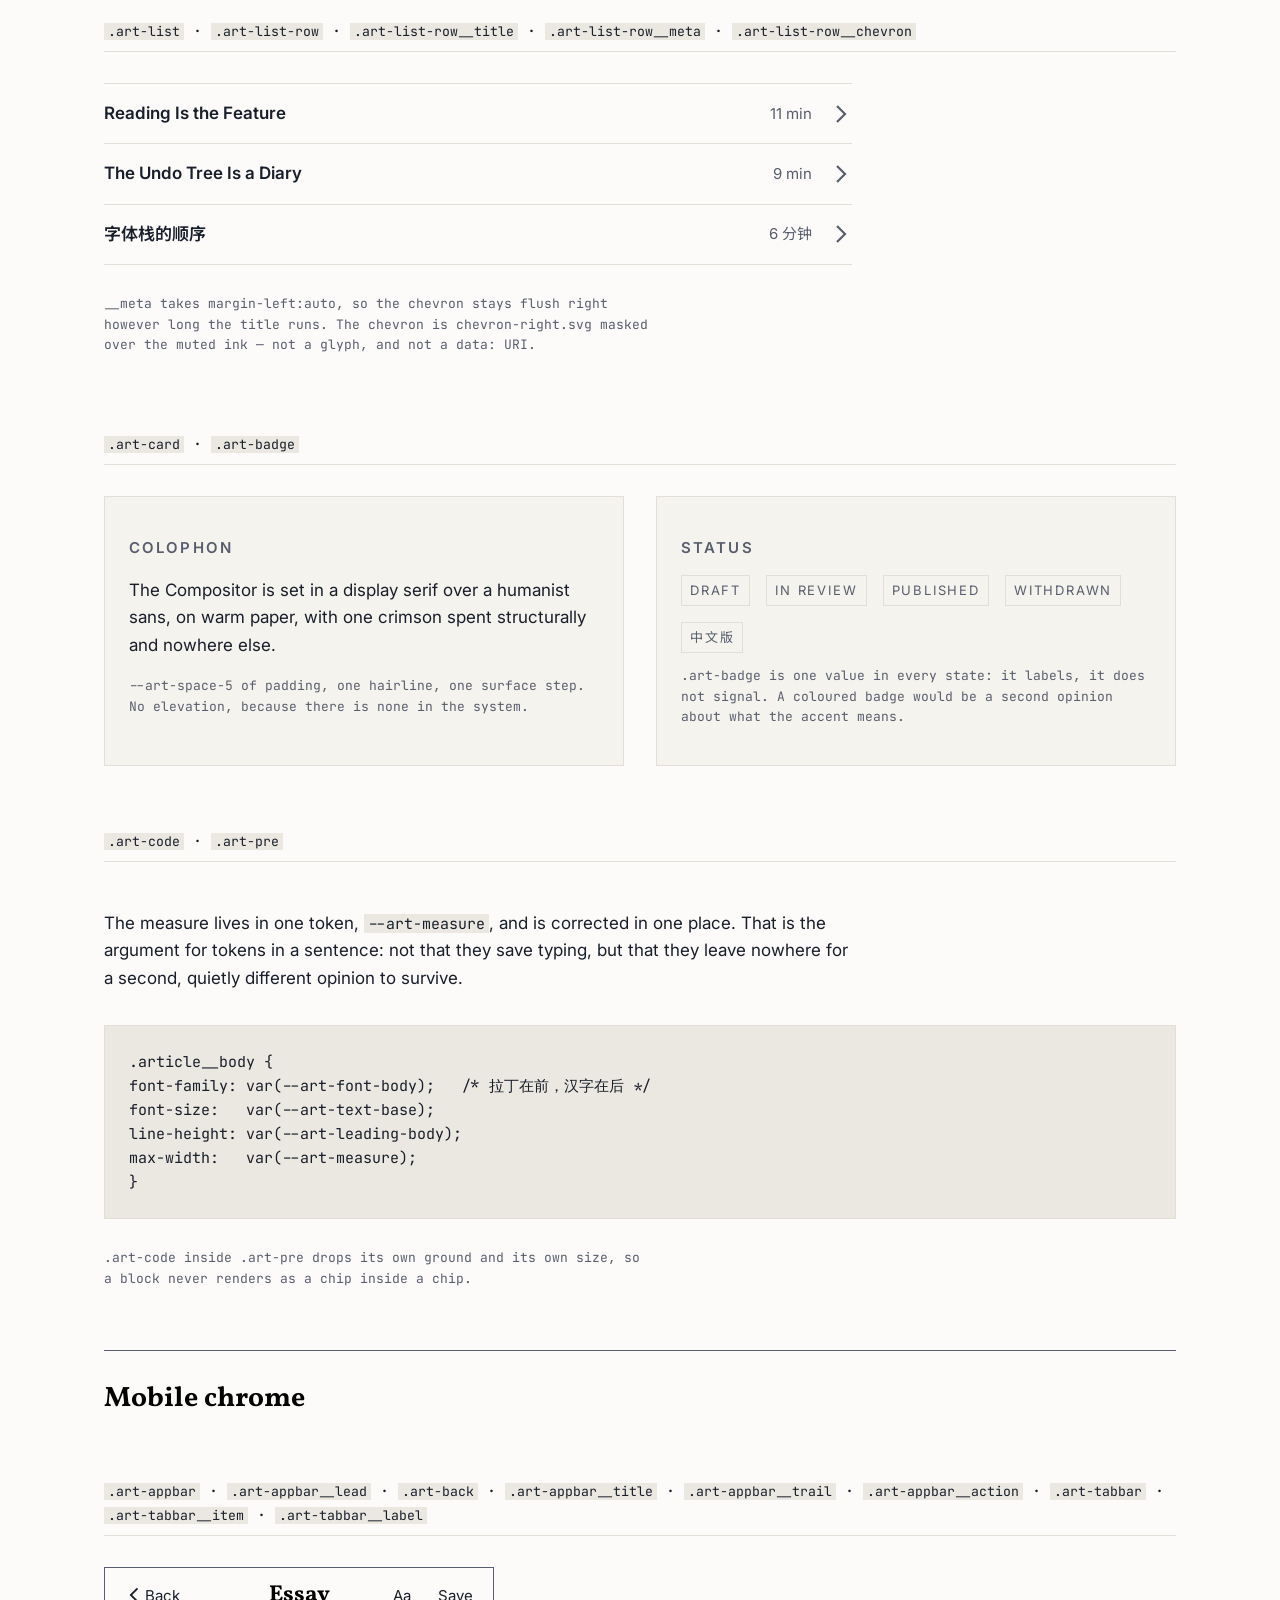
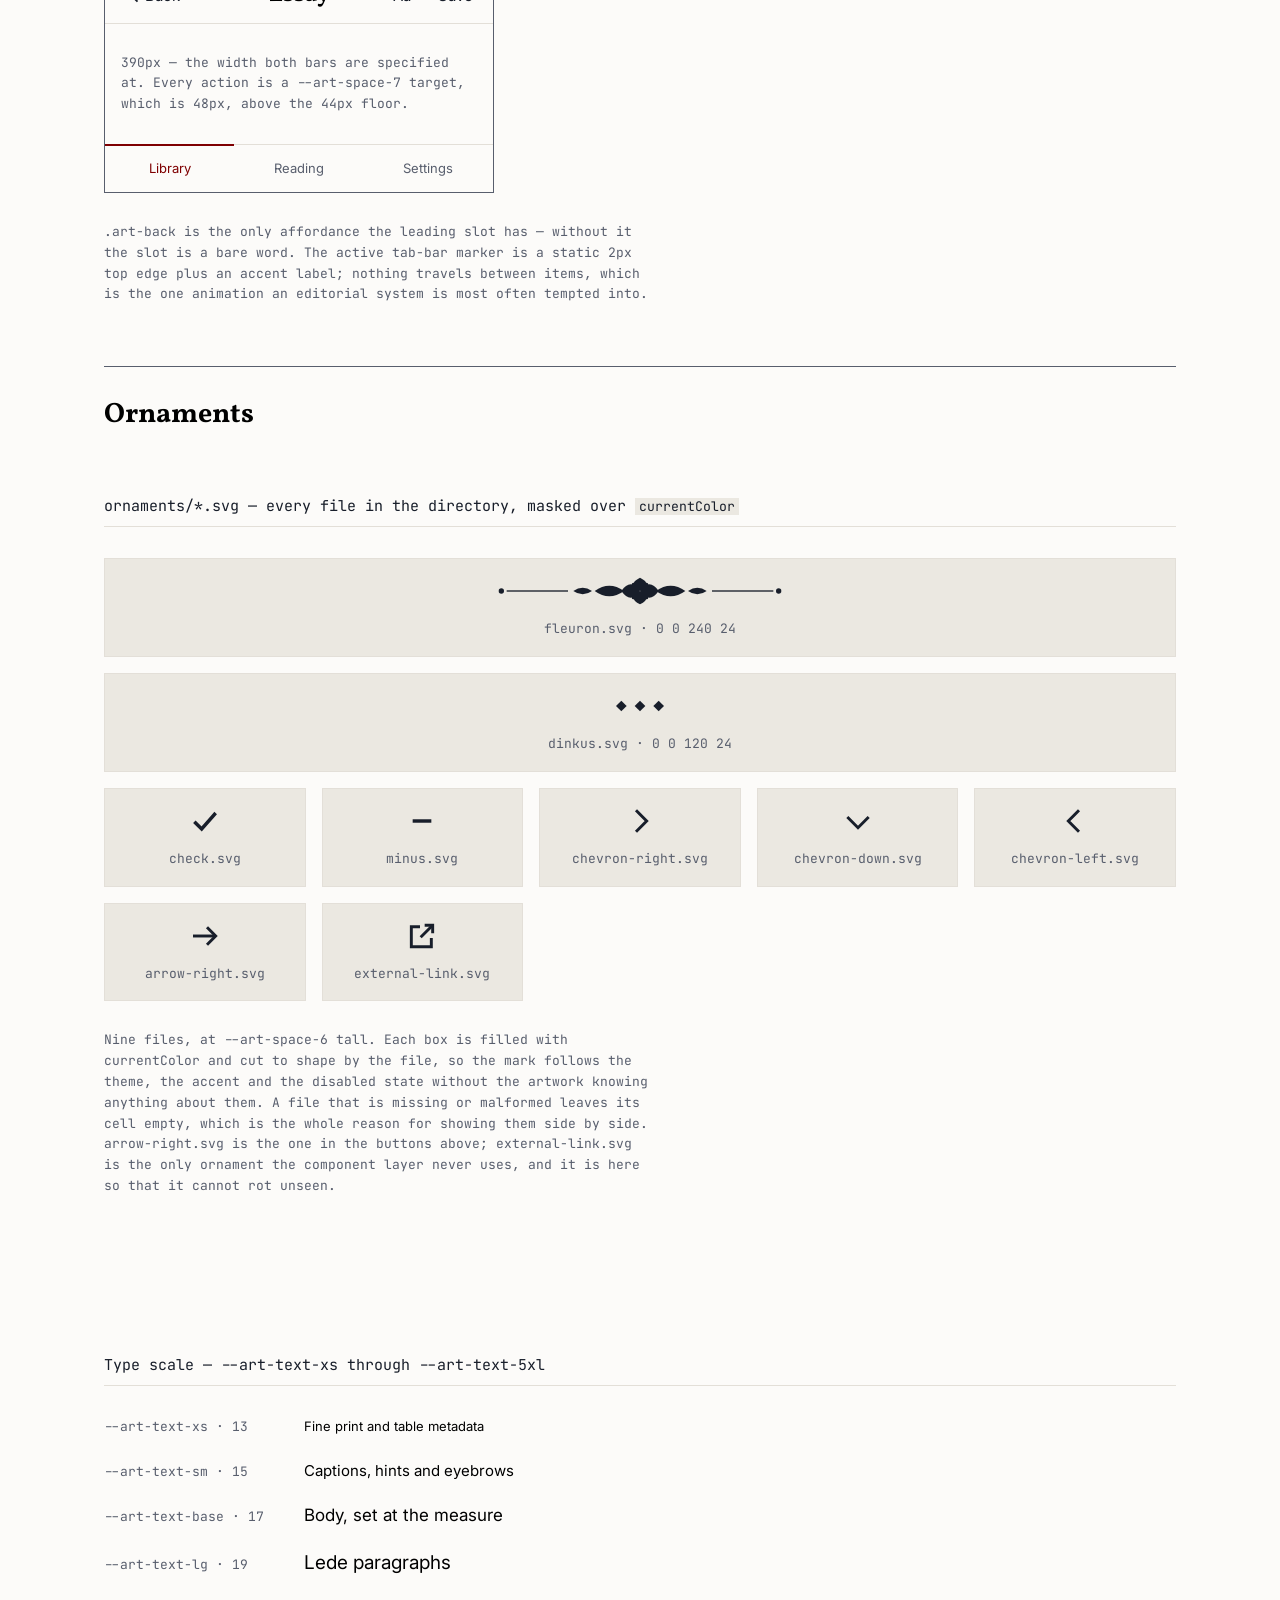
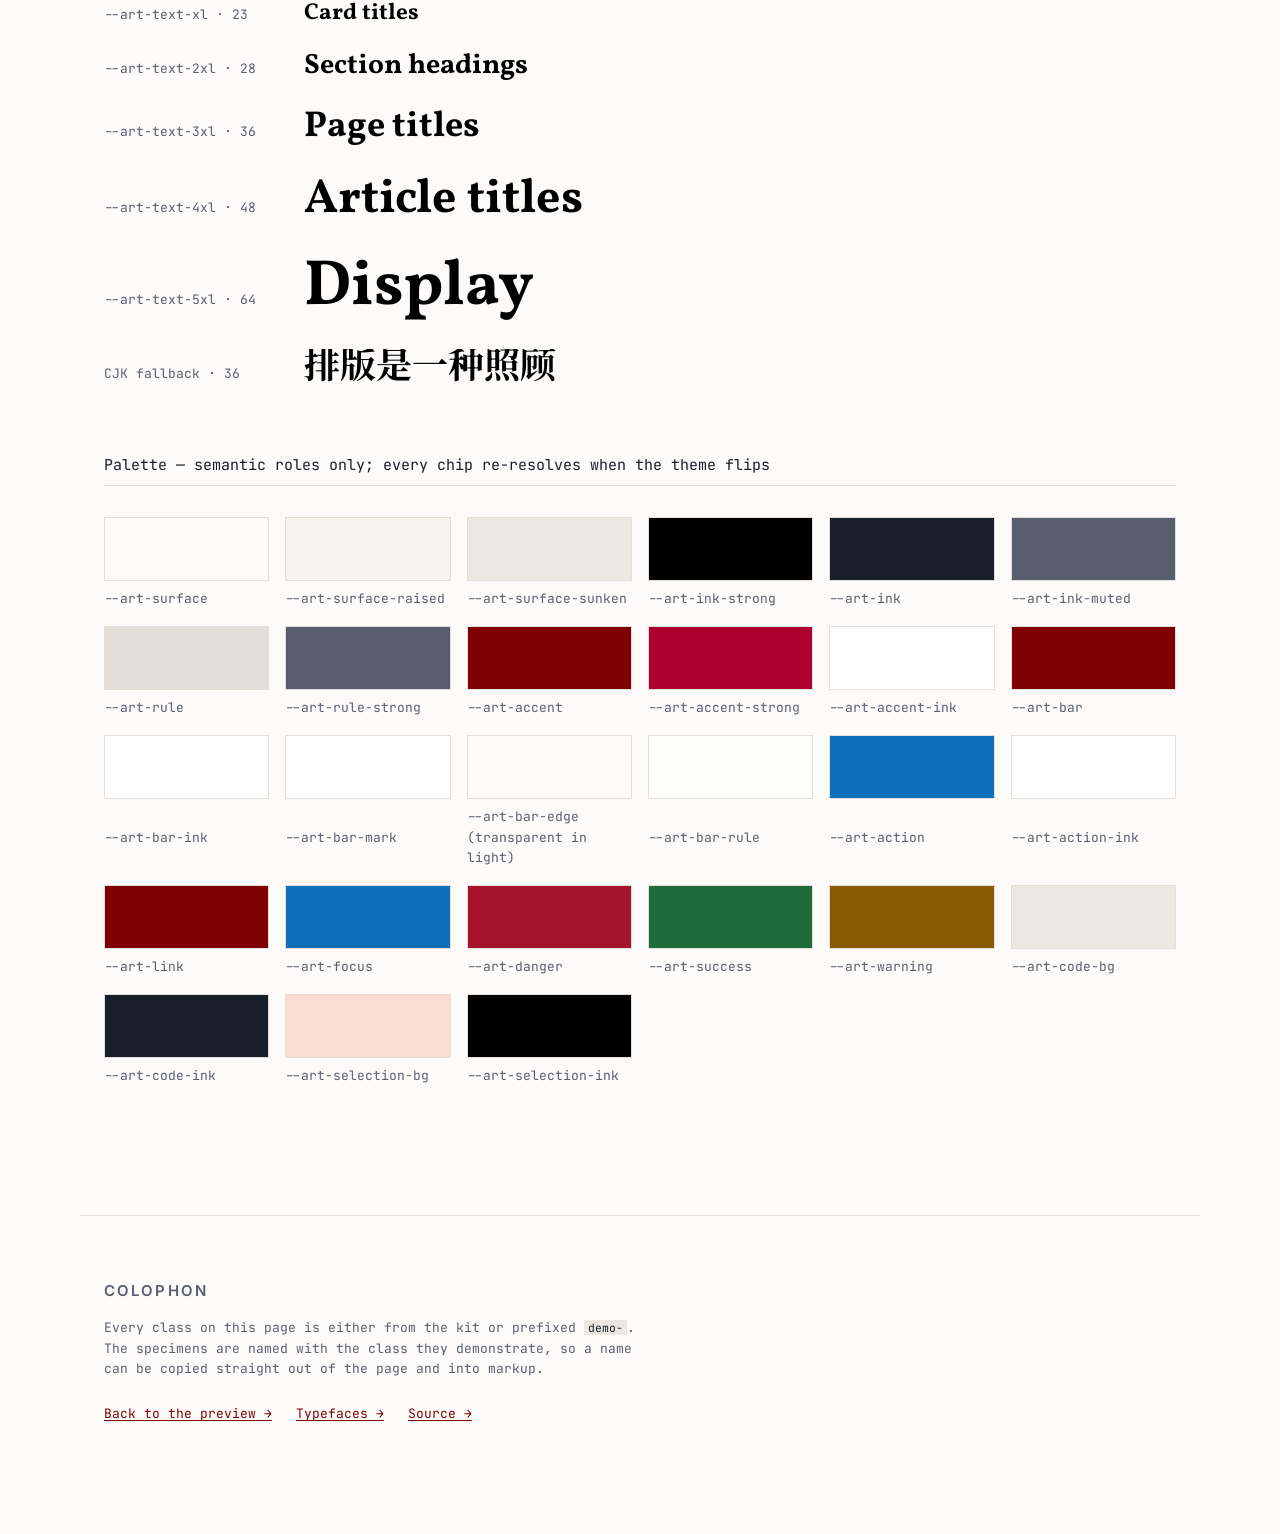
<file: demo/gallery.html>
<!doctype html>
<html lang="en">
<head>
<meta charset="utf-8">
<meta name="viewport" content="width=device-width, initial-scale=1">
<title>Components — the Article design system, every class in every state</title>
<meta name="description" content="The regression surface for the Article design system: every component in every state, plus the type scale and the semantic palette, in both themes and both dark palettes.">

<!--
  Two no-flash snippets, inline and BEFORE any stylesheet. A module import
  resolves after the first paint, so by the time it runs the flash has already
  happened. The first is web/theme.js's NO_FLASH_SNIPPET verbatim (THEME_KEY
  substituted); the second is the same trick for the alternate dark palette.
  Only the alternate is ever written: the shipped palette IS the absence of the
  attribute, so there is nothing to restore for it.
-->
<script>(function(){try{var m=localStorage.getItem('art-theme');if(m==='light'||m==='dark')document.documentElement.setAttribute('data-theme',m);}catch(e){}})();</script>
<script>(function(){try{if(localStorage.getItem('art-demo-dark')==='catppuccin')document.documentElement.setAttribute('data-dark','catppuccin');}catch(e){}})();</script>

<link rel="preconnect" href="https://fonts.googleapis.com">
<link rel="preconnect" href="https://fonts.gstatic.com" crossorigin>
<!--
  The locked pairing — Vollkorn, Inter, JetBrains Mono — and the three CJK
  faces it falls through to. Google serves Noto Serif SC / Noto Sans SC /
  Noto Sans Mono in ~300 unicode-range slices, so the Chinese section below
  pulls only the slices it actually uses.
-->
<link rel="stylesheet" href="https://fonts.googleapis.com/css2?family=Inter:ital,opsz,wght@0,14..32,400..800;1,14..32,400..700&amp;family=JetBrains+Mono:ital,wght@0,400..700;1,400&amp;family=Noto+Sans+Mono:wght@400;600&amp;family=Noto+Sans+SC:wght@400;600;700&amp;family=Noto+Serif+SC:wght@400;700;900&amp;family=Vollkorn:ital,wght@0,400..900;1,400..700&amp;display=swap">

<link rel="stylesheet" href="../web/tokens.css">
<link rel="stylesheet" href="../web/article.css">
<link rel="stylesheet" href="../web/prose.css">


<style>
/* ==========================================================================
   demo/index.html — PAGE-LOCAL SCAFFOLDING ONLY.

   Three rules govern this block, in the order they are easy to break:

     1. Every class defined here is prefixed `demo-`. No `.art-` class is
        invented and none is restyled; where a selector below mentions one it
        is only to seat a kit component on this page's own grid.
     2. Colour arrives exclusively through layer-2 semantic tokens: no
        primitive, no hex, no rgba(), no exceptions. There is not one colour
        value in this file. Both dark palettes live in web/tokens.css, and the
        control below picks between them with an attribute, never with a
        value.
     3. No box-shadow, and no radius except var(--art-radius) — including the
        phone frames, which are drawn as hairlines like everything else.
   ========================================================================== */

*, *::before, *::after { box-sizing: border-box; }
html { -webkit-text-size-adjust: 100%; }
body { margin: 0; }
svg, img { max-width: 100%; }

/* --------------------------------------------------------------------------
   PAGE GRID

   One column. --art-measure caps the reading column independently, so this
   width only has to hold a 3fr/2fr index row and three phone frames.
   -------------------------------------------------------------------------- */
.demo-shell {
  width: 100%;
  max-width: 1120px;
  margin-inline: auto;
  padding-inline: var(--art-space-5);
}

/* Two full-bleed strips whose CONTENTS have to line up with the shell above:
   the padding grows to swallow the page gutter and collapses back to the
   shell's own padding once the viewport is narrower than the shell. */
.demo-bar,
.demo-controls {
  padding-inline: max(var(--art-space-5), calc((100% - 1120px) / 2 + var(--art-space-5)));
}

.demo-section { padding-block: var(--art-space-8); }

/* --------------------------------------------------------------------------
   CONTROLS — sticky strip, contents pushed right.

   Two groups: the theme, and the dark palette it governs. Nothing else on
   this page is a choice — the type and both palettes are settled in
   web/tokens.css — so the strip stays one row deep and out of the way of the
   publication it is presenting.
   -------------------------------------------------------------------------- */
.demo-controls {
  position: sticky;
  top: 0;
  z-index: 30;
  display: flex;
  flex-wrap: wrap;
  align-items: center;
  justify-content: flex-end;
  gap: var(--art-space-3) var(--art-space-6);
  padding-block: var(--art-space-3);
  background-color: var(--art-surface);
  border-bottom: var(--art-rule-width) solid var(--art-rule);
}

.demo-control-group {
  display: flex;
  flex-wrap: wrap;
  align-items: center;
  gap: var(--art-space-2);
}

.demo-control-label {
  font-family: var(--art-font-body);
  font-size: var(--art-text-xs);
  font-weight: 700;
  text-transform: uppercase;
  letter-spacing: var(--art-tracking-eyebrow);
  color: var(--art-ink-muted);
}

.demo-chip {
  appearance: none;
  -webkit-appearance: none;
  padding: var(--art-space-1) var(--art-space-3);
  font-family: var(--art-font-body);
  font-size: var(--art-text-xs);
  line-height: 1.4;
  color: var(--art-ink);
  background-color: var(--art-surface);
  border: var(--art-rule-width) solid var(--art-rule);
  border-radius: var(--art-radius);
  cursor: pointer;
  transition:
    color var(--art-motion-fast) var(--art-motion-ease),
    background-color var(--art-motion-fast) var(--art-motion-ease),
    border-color var(--art-motion-fast) var(--art-motion-ease);
}

.demo-chip:hover { border-color: var(--art-rule-strong); color: var(--art-ink-strong); }

.demo-chip[aria-pressed="true"] {
  background-color: var(--art-accent);
  border-color: var(--art-accent);
  color: var(--art-accent-ink);
}

.demo-readout {
  font-family: var(--art-font-mono);
  font-size: var(--art-text-xs);
  color: var(--art-ink-muted);
}


/* --------------------------------------------------------------------------
   GALLERY

   The gallery is the page's regression surface: one spec per component, every
   state of that component side by side inside it, and the class name of each
   specimen set in .art-code so it can be copied out.
   -------------------------------------------------------------------------- */
.demo-specs { display: grid; gap: var(--art-space-7); }
.demo-spec { display: grid; gap: var(--art-space-4); }

/* The heading above a run of specs. Set in the display face so the gallery's
   own structure reads as editorial rather than as a form, and taking
   --art-weight-display for the same reason every other display heading does. */
.demo-group {
  margin: 0;
  padding-top: var(--art-space-6);
  border-top: var(--art-rule-width) solid var(--art-rule-strong);
  font-family: var(--art-font-display);
  font-size: var(--art-text-2xl);
  font-weight: var(--art-weight-display);
  line-height: var(--art-leading-heading);
  color: var(--art-ink-strong);
}

/* --art-text-sm rather than --art-text-xs: the label now carries .art-code
   chips, which are 0.88em, and at the smaller step they land under 12px. */
.demo-spec__label {
  padding-bottom: var(--art-space-2);
  border-bottom: var(--art-rule-width) solid var(--art-rule);
  font-family: var(--art-font-mono);
  font-size: var(--art-text-sm);
  line-height: var(--art-leading-body);
  color: var(--art-ink);
  overflow-wrap: anywhere;
}

.demo-row {
  display: flex;
  flex-wrap: wrap;
  align-items: center;
  gap: var(--art-space-4);
}

.demo-cols {
  display: grid;
  grid-template-columns: repeat(auto-fit, minmax(260px, 1fr));
  gap: var(--art-space-6);
}

/* Shared with demo/index.html — keep the two copies identical. */
.demo-stack { display: grid; gap: var(--art-space-5); }

/* A mark inside a button: the ornament file, masked over currentColor, so it
   inverts with the label when the fill inverts on hover. */
.demo-mark {
  display: inline-block;
  flex: none;
  width: 1em;
  height: 1em;
  background-color: currentColor;
  mask: url('../ornaments/arrow-right.svg') no-repeat center / contain;
  -webkit-mask: url('../ornaments/arrow-right.svg') no-repeat center / contain;
}

/* --------------------------------------------------------------------------
   ARTWORK PLATES

   Stand-ins for photographs, drawn to the §4 ornament contract: true
   rectangles and circles, mirror-symmetric about the vertical axis,
   currentColor throughout. Inline SVG rather than a data: URI, so the theme
   reaches them.
   -------------------------------------------------------------------------- */
.demo-plate {
  display: block;
  width: 100%;
  height: auto;
  color: var(--art-ink-muted);
  background-color: var(--art-surface-sunken);
  border: var(--art-rule-width) solid var(--art-rule);
}

/* One state of one component, with the name of that state under it. Every
   state of a component sits in one grid, at one size, so a change that reaches
   only one of them has nowhere to hide. */
.demo-states {
  display: grid;
  grid-template-columns: repeat(auto-fill, minmax(230px, 1fr));
  gap: var(--art-space-5);
  align-items: start;
}

.demo-state { display: grid; gap: var(--art-space-2); min-width: 0; }
.demo-state > * { max-width: 100%; }

.demo-state__name {
  margin: 0;
  font-family: var(--art-font-mono);
  font-size: var(--art-text-sm);
  color: var(--art-ink-muted);
  overflow-wrap: anywhere;
}

/* --------------------------------------------------------------------------
   PAINTED STATES

   :hover and :focus-visible need a pointer or a tab stop. A gallery that only
   showed them live would render three of a button's four states as the same
   picture, so these classes restate the kit's own state declarations -- from
   the same semantic tokens, once each -- onto a static specimen.

   This is the ONE place on the page that bends rule 1 above, and the bend is
   contained: the copy is never the authority. Every painted specimen sits
   beside a live one, and the kit's real :hover rule is three classes deep
   against these one-class rules, so hovering a painted specimen and seeing it
   change is itself the signal that the paint has gone stale.
   -------------------------------------------------------------------------- */
.demo-hovered--primary   { background-color: var(--art-action-ink);     color: var(--art-action); }
.demo-hovered--secondary { background-color: var(--art-accent-ink);     color: var(--art-accent-strong); }
.demo-hovered--outline   { background-color: var(--art-ink);            color: var(--art-surface); }
.demo-hovered--ghost     { background-color: var(--art-surface-raised); }

/* The focus contract, article.css §0. */
.demo-focused { outline: 2px solid var(--art-focus); outline-offset: 2px; }

/* A field also darkens its edge on focus; a button does not. */
.demo-focused-field { border-color: var(--art-ink); }

/* Mobile chrome at the width it is specified for, without the 844px-tall
   frame the phone screens above need in order to be phones. */
.demo-chrome {
  width: 100%;
  max-width: 390px;
  background-color: var(--art-surface);
  border: var(--art-rule-width) solid var(--art-rule-strong);
  border-radius: var(--art-radius);
}

.demo-chrome__body { padding: var(--art-space-4); }

/* --------------------------------------------------------------------------
   ORNAMENT SHEET

   Every file in ornaments/, painted the way the kit paints one: a box filled
   with currentColor and cut to shape by the SVG. The file is named per
   instance in a custom property, so this is one rule rather than nine, and a
   file that is missing or malformed leaves a visibly empty cell.
   -------------------------------------------------------------------------- */
.demo-orns {
  display: grid;
  grid-template-columns: repeat(auto-fill, minmax(180px, 1fr));
  gap: var(--art-space-4);
}

.demo-orn {
  display: grid;
  gap: var(--art-space-3);
  align-content: start;
  justify-items: center;
  padding: var(--art-space-4);
  background-color: var(--art-surface-sunken);
  border: var(--art-rule-width) solid var(--art-rule);
  border-radius: var(--art-radius);
}

/* The two dividers are 10:1 and 5:1; a 180px cell would shrink them to a
   smudge, so they take a whole row and mask-size: contain does the rest. */
.demo-orn--wide { grid-column: 1 / -1; }

.demo-orn__mark {
  display: block;
  width: 100%;
  height: var(--art-space-6);
  color: var(--art-ink);
  background-color: currentColor;
  mask-image: var(--demo-orn);
  mask-repeat: no-repeat;
  mask-position: center;
  mask-size: contain;
  -webkit-mask-image: var(--demo-orn);
  -webkit-mask-repeat: no-repeat;
  -webkit-mask-position: center;
  -webkit-mask-size: contain;
}

.demo-orn__name {
  font-family: var(--art-font-mono);
  font-size: var(--art-text-xs);
  color: var(--art-ink-muted);
  text-align: center;
  overflow-wrap: anywhere;
}

/* Long-form prose and a reading-width specimen obey the measure. */
.demo-measure { max-width: var(--art-measure); }

.demo-fieldset { min-width: 0; margin: 0; padding: 0; border: 0; }
.demo-fieldset legend { padding: 0; margin-bottom: var(--art-space-3); }

/* The page's own asides obey the measure too — a mono face at --art-text-xs
   runs to well over a hundred characters across a 1120px column otherwise. */
.demo-note {
  max-width: var(--art-measure);
  font-family: var(--art-font-mono);
  font-size: var(--art-text-xs);
  color: var(--art-ink-muted);
}

/* .art-table styles the header row but not <caption>, which the UA centres. */
.demo-caption {
  padding-bottom: var(--art-space-3);
  text-align: left;
  font-family: var(--art-font-mono);
  font-size: var(--art-text-xs);
  color: var(--art-ink-muted);
}

/* Anything that can outgrow a 390px screen scrolls inside its own box. */
.demo-scroll { overflow-x: auto; }

/* --------------------------------------------------------------------------
   SPECIMEN
   -------------------------------------------------------------------------- */
.demo-scale { display: grid; gap: var(--art-space-5); }

.demo-scale-row {
  display: grid;
  grid-template-columns: 16ch 1fr;
  gap: var(--art-space-5);
  align-items: baseline;
}

.demo-scale__label {
  font-family: var(--art-font-mono);
  font-size: var(--art-text-xs);
  color: var(--art-ink-muted);
}

.demo-scale__sample {
  min-width: 0;
  overflow-x: auto;
  white-space: nowrap;
  line-height: var(--art-leading-heading);
  color: var(--art-ink-strong);
}

.demo-scale__sample--display {
  font-family: var(--art-font-display);
  font-weight: var(--art-weight-display);
}

.demo-scale__sample--body { font-family: var(--art-font-body); }

.demo-swatches {
  display: grid;
  grid-template-columns: repeat(auto-fill, minmax(148px, 1fr));
  gap: var(--art-space-4);
}

.demo-swatch { display: grid; gap: var(--art-space-2); }

/* --demo-swatch is set per instance to a semantic role, so every chip
   re-resolves when the theme flips and none of them is a literal colour. */
.demo-swatch__chip {
  height: var(--art-space-8);
  background-color: var(--demo-swatch);
  border: var(--art-rule-width) solid var(--art-rule);
  border-radius: var(--art-radius);
}

.demo-swatch__name {
  font-family: var(--art-font-mono);
  font-size: var(--art-text-xs);
  color: var(--art-ink-muted);
  overflow-wrap: anywhere;
}


/* The page opener. Only top space: the gallery section below pads its own top. */
.demo-intro { padding-top: var(--art-space-8); }

/* Furniture links — the colophon's row out to the rest of the kit. Nothing
   outside .art-prose styles a bare <a>, and the component layer has no link
   role, so a link that is page furniture rather than prose is styled here. */
.demo-links {
  display: flex;
  flex-wrap: wrap;
  gap: var(--art-space-2) var(--art-space-5);
  margin-top: var(--art-space-5);
  font-family: var(--art-font-mono);
  font-size: var(--art-text-xs);
}

.demo-links a {
  color: var(--art-link);
  text-decoration: underline;
  text-decoration-thickness: var(--art-rule-width);
  text-underline-offset: 0.18em;
}

.demo-links a:hover { text-decoration-thickness: calc(var(--art-rule-width) * 2); }

/* --------------------------------------------------------------------------
   FOOT
   -------------------------------------------------------------------------- */
.demo-foot {
  margin-top: var(--art-space-8);
  padding-block: var(--art-space-7) var(--art-space-9);
  border-top: var(--art-rule-width) solid var(--art-rule);
}


/* --------------------------------------------------------------------------
   RESPONSIVE
   -------------------------------------------------------------------------- */
@media (max-width: 900px) {
  .demo-scale-row { grid-template-columns: 1fr; gap: var(--art-space-2); }
}

@media (max-width: 700px) {
  /* Even two groups wrap on a 390px screen, and a pinned strip there costs a
     real slice of the viewport, so on phones it scrolls away. */
  .demo-controls { position: static; justify-content: flex-start; }
  .demo-section { padding-block: var(--art-space-7); }
}
</style>
</head>

<body>

<!-- ======================================================================
     CONTROLS
     ====================================================================== -->
<div class="demo-controls">
  <div class="demo-control-group">
    <span class="demo-control-label" id="demo-theme-label">Theme</span>
    <button class="demo-chip" type="button" data-theme-mode="system" aria-pressed="false" aria-describedby="demo-theme-label">System</button>
    <button class="demo-chip" type="button" data-theme-mode="light"  aria-pressed="false" aria-describedby="demo-theme-label">Light</button>
    <button class="demo-chip" type="button" data-theme-mode="dark"   aria-pressed="false" aria-describedby="demo-theme-label">Dark</button>
    <span class="demo-readout">&rarr;&nbsp;<span id="demo-resolved">light</span></span>
  </div>

  <!-- The dark palette. Both palettes are dark-only by construction, so this
       group is inert in light — which is why a click here also switches the
       page to dark. -->
  <div class="demo-control-group">
    <span class="demo-control-label" id="demo-dark-label">Dark palette</span>
    <button class="demo-chip" type="button" data-dark-key="darcula" aria-pressed="false" aria-describedby="demo-dark-label">Darcula</button>
    <button class="demo-chip" type="button" data-dark-key="catppuccin" aria-pressed="false" aria-describedby="demo-dark-label">Catppuccin</button>
  </div>
</div>

<!-- ======================================================================
     MASTHEAD

     This page is the kit talking about itself, not The Compositor, so the
     wordmark is the kit's name and the nav goes back to the preview.
     ====================================================================== -->
<header class="art-bar demo-bar">
  <a class="art-bar__mark" href="./">Article</a>
  <nav class="art-bar__nav" aria-label="Sections">
    <a class="art-bar__link" href="./">The preview</a>
    <a class="art-bar__link" href="#gallery">Components</a>
    <a class="art-bar__link" href="#specimen">Specimen</a>
    <a class="art-bar__link" href="type.html">Typefaces</a>
  </nav>
</header>

<main>

  <div class="demo-shell demo-intro">
    <p class="art-eyebrow">Reference</p>
    <h1 class="art-display">Every component, every state</h1>
    <p class="demo-note">The component layer&rsquo;s regression surface, kept exhaustive on purpose: every class <code class="art-code">web/article.css</code> defines appears here at least once, and every state it can be in appears beside its neighbours. Switch the theme and the dark palette above &mdash; a defect that hides in one of them tends to show in another.</p>
  </div>

<section class="demo-shell demo-section demo-specs" id="gallery" aria-label="Component gallery">

  <p class="demo-note">Every specimen below is labelled with the class it demonstrates. States that need a pointer or a tab stop &mdash; <code class="art-code">:hover</code> and <code class="art-code">:focus-visible</code> &mdash; are shown twice: live on the rest specimen, and painted onto a static one with a <code class="art-code">demo-</code> class, because a gallery that only showed them live would show three of a button&rsquo;s four states as the same picture.</p>

  <!-- ================================================================
       EDITORIAL
       ================================================================ -->
  <h2 class="demo-group">Editorial</h2>

  <div class="demo-spec">
    <p class="demo-spec__label"><code class="art-code">.art-eyebrow</code> &middot; <code class="art-code">.art-display</code> &middot; <code class="art-code">.art-display--page</code> &middot; <code class="art-code">.art-meta</code></p>
    <div class="demo-stack demo-measure">
      <div>
        <p class="art-eyebrow">Issue Eleven &middot; Autumn</p>
        <h3 class="art-display">The Compositor</h3>
        <p class="art-meta">By Nadia Vance &middot; 2 October</p>
      </div>
      <div>
        <p class="art-eyebrow" lang="zh-Hans">中文版 &middot; Section</p>
        <h3 class="art-display art-display--page">Earlier in the archive</h3>
        <p class="art-meta">Forty-one pieces &middot; 2019&ndash;2026</p>
      </div>
    </div>
    <p class="demo-note">.art-display is --art-text-5xl and steps down to --art-text-3xl under 768px; .art-display--page is the --art-text-4xl step, for a page that is not the front page. Both take --art-weight-display, which is the dark-theme optical compensation &mdash; a literal 700 here would silently opt out of it.</p>
  </div>

  <div class="demo-spec">
    <p class="demo-spec__label"><code class="art-code">.art-lede</code></p>
    <p class="art-lede">The lede is the one paragraph a page is allowed to centre: a step up in size, a step back in ink, and a measure narrower than the column it introduces.</p>
  </div>

  <div class="demo-spec">
    <p class="demo-spec__label"><code class="art-code">.art-dropcap</code> &mdash; three lines, and the arithmetic that puts it there</p>
    <p class="demo-measure"><span class="art-dropcap">T</span>he cap is derived from the metrics of the two faces actually in use, at --art-text-base and --art-leading-body: its top sits on the first line&rsquo;s cap height and its foot on the third baseline. Count the lines beside it. Swapping either typeface without redoing the sum is what turns this from a rule into a coincidence.</p>
    <p class="demo-note">.art-dropcap is a component, not a prose rule &mdash; it works outside .art-prose, which is where this specimen sits.</p>
  </div>

  <div class="demo-spec">
    <p class="demo-spec__label"><code class="art-code">.art-rule</code> &middot; <code class="art-code">.art-dinkus</code> &middot; <code class="art-code">.art-fleuron</code> &mdash; each carries its own air, and the amount of it is the ranking</p>
    <hr class="art-rule">
    <p class="demo-note">.art-rule &mdash; a hairline between two blocks. --art-space-7 above and below.</p>
    <div class="art-dinkus" aria-hidden="true"></div>
    <p class="demo-note">.art-dinkus &mdash; a change of subject inside an article, where a fleuron would shout. --art-space-8.</p>
    <div class="art-fleuron" aria-hidden="true"></div>
    <p class="demo-note">.art-fleuron &mdash; the section divider, and the system&rsquo;s signature mark. --art-space-9.</p>
  </div>

  <div class="demo-spec">
    <p class="demo-spec__label"><code class="art-code">.art-figure</code> &middot; <code class="art-code">.art-figure__media</code> &middot; <code class="art-code">.art-figure__caption</code></p>
    <figure class="art-figure demo-measure">
      <svg class="art-figure__media demo-plate" viewBox="0 0 320 160" role="img" aria-label="Diagram: a ruled plate, three centred lines above two centred marks.">
        <g fill="none" stroke="currentColor" stroke-width="1" stroke-linecap="butt" stroke-linejoin="miter">
          <rect x="24.5" y="24.5" width="271" height="111"/>
          <path d="M56 60 H264"/>
          <path d="M80 80 H240"/>
          <path d="M104 100 H216"/>
          <circle cx="140" cy="120" r="6"/>
          <circle cx="180" cy="120" r="6"/>
        </g>
      </svg>
      <figcaption class="art-figure__caption">Fig. 2 &mdash; .art-figure__media carries the hairline on an inline &lt;svg&gt;, which the element-scoped rule for &lt;img&gt; cannot reach. The caption is --art-text-sm in the muted ink, one --art-space-2 below the plate.</figcaption>
    </figure>
  </div>

  <!-- ================================================================
       BUTTONS
       ================================================================ -->
  <h2 class="demo-group">Buttons</h2>

  <div class="demo-spec">
    <p class="demo-spec__label"><code class="art-code">.art-btn</code> &middot; <code class="art-code">.art-btn--primary</code> &middot; <code class="art-code">.art-btn--secondary</code> &middot; <code class="art-code">.art-btn--outline</code> &middot; <code class="art-code">.art-btn--ghost</code> &mdash; rest</p>
    <div class="demo-row">
      <button class="art-btn art-btn--primary" type="button">Read the issue <span class="demo-mark" aria-hidden="true"></span></button>
      <button class="art-btn art-btn--secondary" type="button">Subscribe</button>
      <button class="art-btn art-btn--outline" type="button">Archive</button>
      <button class="art-btn art-btn--ghost" type="button">Dismiss</button>
    </div>
    <p class="demo-note">These four are live: hover them, and tab into them. Every row below paints one of their states so the whole matrix can be read at once.</p>
  </div>

  <div class="demo-spec">
    <p class="demo-spec__label"><code class="art-code">:hover</code> &mdash; the fill and the label trade places; nothing darkens</p>
    <div class="demo-row">
      <button class="art-btn art-btn--primary demo-hovered--primary" type="button">Read the issue <span class="demo-mark" aria-hidden="true"></span></button>
      <button class="art-btn art-btn--secondary demo-hovered--secondary" type="button">Subscribe</button>
      <button class="art-btn art-btn--outline demo-hovered--outline" type="button">Archive</button>
      <button class="art-btn art-btn--ghost demo-hovered--ghost" type="button">Dismiss</button>
    </div>
    <p class="demo-note">--primary swaps --art-action and --art-action-ink; --secondary swaps --art-accent-strong and --art-accent-ink; --outline fills with --art-ink and sets its label in --art-surface; --ghost gains --art-surface-raised and keeps its label. The border does not move, so the box never changes size. Hover one of these: the kit&rsquo;s own rule outranks the paint, so if a painted button changes under the pointer, it is the paint that has gone stale.</p>
  </div>

  <div class="demo-spec">
    <p class="demo-spec__label"><code class="art-code">:focus-visible</code> &mdash; 2px --art-focus at a 2px offset, on every control in the kit</p>
    <div class="demo-row">
      <button class="art-btn art-btn--primary demo-focused" type="button">Read the issue <span class="demo-mark" aria-hidden="true"></span></button>
      <button class="art-btn art-btn--secondary demo-focused" type="button">Subscribe</button>
      <button class="art-btn art-btn--outline demo-focused" type="button">Archive</button>
      <button class="art-btn art-btn--ghost demo-focused" type="button">Dismiss</button>
    </div>
    <p class="demo-note">The focus contract is declared once, on element selectors rather than on .art- classes, so it also reaches the bare markup a host page brings and the links inside .art-prose. It is not negotiable per app.</p>
  </div>

  <div class="demo-spec">
    <p class="demo-spec__label"><code class="art-code">[disabled]</code> &mdash; a real attribute, not a class</p>
    <div class="demo-row">
      <button class="art-btn art-btn--primary" type="button" disabled>Read the issue <span class="demo-mark" aria-hidden="true"></span></button>
      <button class="art-btn art-btn--secondary" type="button" disabled>Subscribe</button>
      <button class="art-btn art-btn--outline" type="button" disabled>Archive</button>
      <button class="art-btn art-btn--ghost" type="button" disabled>Dismiss</button>
    </div>
    <p class="demo-note">One rule for all four: 0.5 opacity and not-allowed. The hover rules are guarded with :not(:disabled), so a disabled fill never inverts.</p>
  </div>

  <!-- ================================================================
       FIELDS
       ================================================================ -->
  <h2 class="demo-group">Fields</h2>

  <div class="demo-spec">
    <p class="demo-spec__label"><code class="art-code">.art-field</code> &middot; <code class="art-code">.art-label</code> &middot; <code class="art-code">.art-input</code> &middot; <code class="art-code">.art-hint</code> &middot; <code class="art-code">.art-hint--error</code></p>
    <div class="demo-states">
      <div class="demo-state">
        <div class="art-field">
          <label class="art-label" for="gal-in-rest">Issue letter</label>
          <input class="art-input" id="gal-in-rest" type="email" placeholder="you@example.org" aria-describedby="gal-in-rest-hint">
          <span class="art-hint" id="gal-in-rest-hint">Four times a year. Nothing else, ever.</span>
        </div>
        <span class="demo-state__name">rest &mdash; live hover and focus</span>
      </div>
      <div class="demo-state">
        <div class="art-field">
          <label class="art-label" for="gal-in-focus">Issue letter</label>
          <input class="art-input demo-focused demo-focused-field" id="gal-in-focus" type="email" value="editor@example.org">
          <span class="art-hint">The edge darkens to --art-ink and the outline lands outside it.</span>
        </div>
        <span class="demo-state__name"><code class="art-code">:focus-visible</code></span>
      </div>
      <div class="demo-state">
        <div class="art-field">
          <label class="art-label" for="gal-in-off">Subscriber number</label>
          <input class="art-input" id="gal-in-off" type="text" value="C-01184" disabled>
          <span class="art-hint">Assigned when the subscription starts.</span>
        </div>
        <span class="demo-state__name"><code class="art-code">:disabled</code></span>
      </div>
      <div class="demo-state">
        <div class="art-field">
          <label class="art-label" for="gal-in-bad">Issue letter</label>
          <input class="art-input" id="gal-in-bad" type="email" value="you@example" aria-invalid="true" aria-describedby="gal-in-bad-hint">
          <span class="art-hint art-hint--error" id="gal-in-bad-hint">That address is missing a top-level domain.</span>
        </div>
        <span class="demo-state__name"><code class="art-code">[aria-invalid="true"]</code> + <code class="art-code">.art-hint--error</code></span>
      </div>
    </div>
    <p class="demo-note">The error state is carried by the ARIA attribute rather than by a class, so what a screen reader announces and what the eye sees cannot disagree.</p>
  </div>

  <div class="demo-spec">
    <p class="demo-spec__label"><code class="art-code">.art-textarea</code></p>
    <div class="demo-states">
      <div class="demo-state">
        <div class="art-field">
          <label class="art-label" for="gal-ta-rest">Marginal note</label>
          <textarea class="art-textarea" id="gal-ta-rest" rows="3" placeholder="Write in the margin&hellip;"></textarea>
        </div>
        <span class="demo-state__name">rest &mdash; resize: vertical</span>
      </div>
      <div class="demo-state">
        <div class="art-field">
          <label class="art-label" for="gal-ta-focus">Marginal note</label>
          <textarea class="art-textarea demo-focused demo-focused-field" id="gal-ta-focus" rows="3">Set the second line at 68 characters and stop arguing about it.</textarea>
        </div>
        <span class="demo-state__name"><code class="art-code">:focus-visible</code></span>
      </div>
      <div class="demo-state">
        <div class="art-field">
          <label class="art-label" for="gal-ta-off">Editor&rsquo;s note</label>
          <textarea class="art-textarea" id="gal-ta-off" rows="3" disabled>Locked once the issue has gone to press.</textarea>
        </div>
        <span class="demo-state__name"><code class="art-code">:disabled</code></span>
      </div>
      <div class="demo-state">
        <div class="art-field">
          <label class="art-label" for="gal-ta-bad">Marginal note</label>
          <textarea class="art-textarea" id="gal-ta-bad" rows="3" aria-invalid="true" aria-describedby="gal-ta-bad-hint">&lt;script&gt;</textarea>
          <span class="art-hint art-hint--error" id="gal-ta-bad-hint">Notes are plain text. Angle brackets are not allowed.</span>
        </div>
        <span class="demo-state__name"><code class="art-code">[aria-invalid="true"]</code></span>
      </div>
    </div>
  </div>

  <div class="demo-spec">
    <p class="demo-spec__label"><code class="art-code">.art-select</code> inside its required <code class="art-code">.art-select-wrap</code></p>
    <div class="demo-states">
      <div class="demo-state">
        <div class="art-field">
          <label class="art-label" for="gal-sel-rest">Section</label>
          <span class="art-select-wrap">
            <select class="art-select" id="gal-sel-rest">
              <option>Essays</option>
              <option>Editors</option>
              <option>Typography</option>
              <option lang="zh-Hans">中文版</option>
            </select>
          </span>
        </div>
        <span class="demo-state__name">rest &mdash; the wrapper carries chevron-down.svg</span>
      </div>
      <div class="demo-state">
        <div class="art-field">
          <label class="art-label" for="gal-sel-focus">Section</label>
          <span class="art-select-wrap">
            <select class="art-select demo-focused demo-focused-field" id="gal-sel-focus">
              <option>Typography</option>
              <option>Essays</option>
            </select>
          </span>
        </div>
        <span class="demo-state__name"><code class="art-code">:focus-visible</code></span>
      </div>
      <div class="demo-state">
        <div class="art-field">
          <label class="art-label" for="gal-sel-off">Issue</label>
          <span class="art-select-wrap">
            <select class="art-select" id="gal-sel-off" disabled>
              <option>Eleven &mdash; Autumn</option>
            </select>
          </span>
        </div>
        <span class="demo-state__name"><code class="art-code">:disabled</code></span>
      </div>
      <div class="demo-state">
        <div class="art-field">
          <label class="art-label" for="gal-sel-bad">Section</label>
          <span class="art-select-wrap">
            <select class="art-select" id="gal-sel-bad" aria-invalid="true" aria-describedby="gal-sel-bad-hint">
              <option>Choose a section</option>
              <option>Essays</option>
            </select>
          </span>
          <span class="art-hint art-hint--error" id="gal-sel-bad-hint">Pick a section before submitting.</span>
        </div>
        <span class="demo-state__name"><code class="art-code">[aria-invalid="true"]</code></span>
      </div>
    </div>
    <p class="demo-note">The wrapper is the one place in the kit where a component requires an extra element, and the reason is a platform limitation rather than a design choice: a &lt;select&gt; is a replaced element with no pseudo-element to mask a mark onto, and a coloured data: URI is forbidden outright.</p>
  </div>

  <!-- ================================================================
       CHOICE CONTROLS
       ================================================================ -->
  <h2 class="demo-group">Choice controls</h2>

  <div class="demo-spec">
    <p class="demo-spec__label"><code class="art-code">.art-choice</code> &mdash; the row a <code class="art-code">.art-check</code>, <code class="art-code">.art-radio</code> or <code class="art-code">.art-toggle</code> sits in; all three are square, and differ only by their mark</p>
    <div class="demo-cols">

      <div class="demo-stack">
        <p class="demo-state__name"><code class="art-code">.art-check</code></p>
        <label class="art-choice"><input class="art-check" type="checkbox"><span>Unchecked</span></label>
        <label class="art-choice"><input class="art-check" type="checkbox" checked><span>Checked &mdash; check.svg</span></label>
        <label class="art-choice"><input class="art-check" type="checkbox" data-indeterminate><span>Indeterminate &mdash; minus.svg</span></label>
        <label class="art-choice"><input class="art-check" type="checkbox" disabled><span>Disabled, unchecked</span></label>
        <label class="art-choice"><input class="art-check" type="checkbox" checked disabled><span>Disabled, checked</span></label>
        <label class="art-choice"><input class="art-check demo-focused" type="checkbox" checked><span><code class="art-code">:focus-visible</code></span></label>
      </div>

      <fieldset class="demo-fieldset">
        <legend class="demo-state__name"><code class="art-code">.art-radio</code> &mdash; one real group</legend>
        <div class="demo-stack">
          <label class="art-choice"><input class="art-radio" type="radio" name="gal-delivery" value="web"><span>Web only</span></label>
          <label class="art-choice"><input class="art-radio" type="radio" name="gal-delivery" value="both" checked><span>Print and web</span></label>
          <label class="art-choice"><input class="art-radio" type="radio" name="gal-delivery" value="print" disabled><span>Print only &mdash; sold out</span></label>
          <label class="art-choice"><input class="art-radio" type="radio" name="gal-delivery-locked" value="none" checked disabled><span>Disabled, checked</span></label>
          <label class="art-choice"><input class="art-radio demo-focused" type="radio" name="gal-delivery-focus" value="focus"><span><code class="art-code">:focus-visible</code></span></label>
        </div>
      </fieldset>

      <div class="demo-stack">
        <p class="demo-state__name"><code class="art-code">.art-toggle</code></p>
        <label class="art-choice"><input class="art-toggle" type="checkbox"><span>Off</span></label>
        <label class="art-choice"><input class="art-toggle" type="checkbox" checked><span>On</span></label>
        <label class="art-choice"><input class="art-toggle" type="checkbox" disabled><span>Disabled, off</span></label>
        <label class="art-choice"><input class="art-toggle" type="checkbox" checked disabled><span>Disabled, on</span></label>
        <label class="art-choice"><input class="art-toggle demo-focused" type="checkbox" checked><span><code class="art-code">:focus-visible</code></span></label>
      </div>

    </div>
    <p class="demo-note">The first three rows are one real group, sharing a name; the last two carry names of their own, because a disabled-and-checked radio and a painted focus specimen cannot sit in the live group without unsetting its answer.</p>
  </div>

  <!-- ================================================================
       NAVIGATION AND STRUCTURE
       ================================================================ -->
  <h2 class="demo-group">Navigation and structure</h2>

  <div class="demo-spec">
    <p class="demo-spec__label"><code class="art-code">.art-tabs</code> &middot; <code class="art-code">.art-tab</code> &middot; <code class="art-code">.is-active</code></p>
    <div class="art-tabs" role="tablist" aria-label="Issue eleven">
      <button class="art-tab is-active" type="button" role="tab" id="demo-tab-essays" aria-controls="demo-panel-essays" aria-selected="true">Essays</button>
      <button class="art-tab" type="button" role="tab" id="demo-tab-editors" aria-controls="demo-panel-editors" aria-selected="false">Editors</button>
      <button class="art-tab" type="button" role="tab" id="demo-tab-type" aria-controls="demo-panel-type" aria-selected="false">Typography</button>
      <button class="art-tab" type="button" role="tab" id="demo-tab-cn" aria-controls="demo-panel-cn" aria-selected="false" lang="zh-Hans">中文版</button>
    </div>
    <div id="demo-panel-essays" role="tabpanel" aria-labelledby="demo-tab-essays">
      <p>Five essays, one of them about undo, none of them about plugins.</p>
    </div>
    <div id="demo-panel-editors" role="tabpanel" aria-labelledby="demo-tab-editors" hidden>
      <p>Configuration as autobiography: what twenty years of an init file admits about its author.</p>
    </div>
    <div id="demo-panel-type" role="tabpanel" aria-labelledby="demo-tab-type" hidden>
      <p>Three notes on leading, and one on the cost of a second typeface.</p>
    </div>
    <div id="demo-panel-cn" role="tabpanel" aria-labelledby="demo-tab-cn" hidden>
      <p lang="zh-Hans">中西文混排的三条规矩，以及为什么字体栈的顺序不能颠倒。</p>
    </div>
    <p class="demo-note">The strip is one tab stop: arrow keys move between the tabs, Home and End jump to the ends, and only the selected tab is reachable with Tab. The active tab&rsquo;s 2px edge overlaps the strip&rsquo;s own hairline, so it reads as a break in the rule rather than as a bar sitting under it.</p>
  </div>

  <div class="demo-spec">
    <p class="demo-spec__label"><code class="art-code">.art-table</code> &middot; <code class="art-code">.art-table__num</code> &mdash; with a <code class="art-code">&lt;thead&gt;</code> header row and a <code class="art-code">&lt;th scope="row"&gt;</code> row header</p>
    <div class="demo-scroll">
      <table class="art-table">
        <caption class="demo-caption">Issue eleven, by section. The first cell of every body row is a row header, not a cell.</caption>
        <thead>
          <tr>
            <th scope="col">Section</th>
            <th scope="col">Set at</th>
            <th scope="col" class="art-table__num">Words</th>
            <th scope="col" class="art-table__num">Minutes</th>
          </tr>
        </thead>
        <tbody>
          <tr>
            <th scope="row">Essays</th>
            <td>68ch</td>
            <td class="art-table__num">2,412</td>
            <td class="art-table__num">11</td>
          </tr>
          <tr>
            <th scope="row">Editors</th>
            <td>68ch</td>
            <td class="art-table__num">1,860</td>
            <td class="art-table__num">8</td>
          </tr>
          <tr>
            <th scope="row">Typography</th>
            <td>44ch</td>
            <td class="art-table__num">940</td>
            <td class="art-table__num">4</td>
          </tr>
          <tr>
            <th scope="row" lang="zh-Hans">中文版</th>
            <td>40em</td>
            <td class="art-table__num">1,205</td>
            <td class="art-table__num">5</td>
          </tr>
        </tbody>
      </table>
    </div>
    <p class="demo-note">A row header is a label for its row, not a column heading, so it is set in the body ink at weight 600 and is neither uppercased nor letterspaced. .art-table__num right-aligns the two figure columns and turns on tabular figures, so the digits line up down the column whatever their width.</p>
  </div>

  <div class="demo-spec">
    <p class="demo-spec__label"><code class="art-code">.art-list</code> &middot; <code class="art-code">.art-list-row</code> &middot; <code class="art-code">.art-list-row__title</code> &middot; <code class="art-code">.art-list-row__meta</code> &middot; <code class="art-code">.art-list-row__chevron</code></p>
    <ul class="art-list demo-measure">
      <li><a class="art-list-row" href="#gallery">
        <span class="art-list-row__title">Reading Is the Feature</span>
        <span class="art-list-row__meta">11 min</span>
        <span class="art-list-row__chevron" aria-hidden="true"></span>
      </a></li>
      <li><a class="art-list-row" href="#gallery">
        <span class="art-list-row__title">The Undo Tree Is a Diary</span>
        <span class="art-list-row__meta">9 min</span>
        <span class="art-list-row__chevron" aria-hidden="true"></span>
      </a></li>
      <li><a class="art-list-row" href="#gallery" lang="zh-Hans">
        <span class="art-list-row__title">字体栈的顺序</span>
        <span class="art-list-row__meta">6 分钟</span>
        <span class="art-list-row__chevron" aria-hidden="true"></span>
      </a></li>
    </ul>
    <p class="demo-note">__meta takes margin-left:auto, so the chevron stays flush right however long the title runs. The chevron is chevron-right.svg masked over the muted ink &mdash; not a glyph, and not a data: URI.</p>
  </div>

  <div class="demo-spec">
    <p class="demo-spec__label"><code class="art-code">.art-card</code> &middot; <code class="art-code">.art-badge</code></p>
    <div class="demo-cols">
      <div class="art-card">
        <p class="art-eyebrow">Colophon</p>
        <p>The Compositor is set in a display serif over a humanist sans, on warm paper, with one crimson spent structurally and nowhere else.</p>
        <p class="demo-note">--art-space-5 of padding, one hairline, one surface step. No elevation, because there is none in the system.</p>
      </div>
      <div class="art-card">
        <p class="art-eyebrow">Status</p>
        <div class="demo-row">
          <span class="art-badge">Draft</span>
          <span class="art-badge">In review</span>
          <span class="art-badge">Published</span>
          <span class="art-badge">Withdrawn</span>
          <span class="art-badge" lang="zh-Hans">中文版</span>
        </div>
        <p class="demo-note">.art-badge is one value in every state: it labels, it does not signal. A coloured badge would be a second opinion about what the accent means.</p>
      </div>
    </div>
  </div>

  <div class="demo-spec">
    <p class="demo-spec__label"><code class="art-code">.art-code</code> &middot; <code class="art-code">.art-pre</code></p>
    <p class="demo-measure">The measure lives in one token, <code class="art-code">--art-measure</code>, and is corrected in one place. That is the argument for tokens in a sentence: not that they save typing, but that they leave nowhere for a second, quietly different opinion to survive.</p>
    <pre class="art-pre"><code class="art-code">.article__body {
font-family: var(--art-font-body);   /* 拉丁在前，汉字在后 */
font-size:   var(--art-text-base);
line-height: var(--art-leading-body);
max-width:   var(--art-measure);
}</code></pre>
    <p class="demo-note">.art-code inside .art-pre drops its own ground and its own size, so a block never renders as a chip inside a chip.</p>
  </div>

  <!-- ================================================================
       MOBILE CHROME
       ================================================================ -->
  <h2 class="demo-group">Mobile chrome</h2>

  <div class="demo-spec">
    <p class="demo-spec__label"><code class="art-code">.art-appbar</code> &middot; <code class="art-code">.art-appbar__lead</code> &middot; <code class="art-code">.art-back</code> &middot; <code class="art-code">.art-appbar__title</code> &middot; <code class="art-code">.art-appbar__trail</code> &middot; <code class="art-code">.art-appbar__action</code> &middot; <code class="art-code">.art-tabbar</code> &middot; <code class="art-code">.art-tabbar__item</code> &middot; <code class="art-code">.art-tabbar__label</code></p>
    <div class="demo-chrome">
      <header class="art-appbar">
        <div class="art-appbar__lead">
          <button class="art-appbar__action art-back" type="button">Back</button>
        </div>
        <h3 class="art-appbar__title">Essay</h3>
        <div class="art-appbar__trail">
          <button class="art-appbar__action" type="button">Aa</button>
          <button class="art-appbar__action" type="button">Save</button>
        </div>
      </header>
      <div class="demo-chrome__body">
        <p class="demo-note">390px &mdash; the width both bars are specified at. Every action is a --art-space-7 target, which is 48px, above the 44px floor.</p>
      </div>
      <nav class="art-tabbar" aria-label="Gallery app sections">
        <a class="art-tabbar__item is-active" href="#gallery" aria-current="page"><span class="art-tabbar__label">Library</span></a>
        <a class="art-tabbar__item" href="#gallery"><span class="art-tabbar__label">Reading</span></a>
        <a class="art-tabbar__item" href="#gallery"><span class="art-tabbar__label">Settings</span></a>
      </nav>
    </div>
    <p class="demo-note">.art-back is the only affordance the leading slot has &mdash; without it the slot is a bare word. The active tab-bar marker is a static 2px top edge plus an accent label; nothing travels between items, which is the one animation an editorial system is most often tempted into.</p>
  </div>

  <!-- ================================================================
       ORNAMENTS
       ================================================================ -->
  <h2 class="demo-group">Ornaments</h2>

  <div class="demo-spec">
    <p class="demo-spec__label">ornaments/*.svg &mdash; every file in the directory, masked over <code class="art-code">currentColor</code></p>
    <div class="demo-orns">
      <div class="demo-orn demo-orn--wide">
        <span class="demo-orn__mark" style="--demo-orn: url('../ornaments/fleuron.svg')" aria-hidden="true"></span>
        <span class="demo-orn__name">fleuron.svg &middot; 0 0 240 24</span>
      </div>
      <div class="demo-orn demo-orn--wide">
        <span class="demo-orn__mark" style="--demo-orn: url('../ornaments/dinkus.svg')" aria-hidden="true"></span>
        <span class="demo-orn__name">dinkus.svg &middot; 0 0 120 24</span>
      </div>
      <div class="demo-orn">
        <span class="demo-orn__mark" style="--demo-orn: url('../ornaments/check.svg')" aria-hidden="true"></span>
        <span class="demo-orn__name">check.svg</span>
      </div>
      <div class="demo-orn">
        <span class="demo-orn__mark" style="--demo-orn: url('../ornaments/minus.svg')" aria-hidden="true"></span>
        <span class="demo-orn__name">minus.svg</span>
      </div>
      <div class="demo-orn">
        <span class="demo-orn__mark" style="--demo-orn: url('../ornaments/chevron-right.svg')" aria-hidden="true"></span>
        <span class="demo-orn__name">chevron-right.svg</span>
      </div>
      <div class="demo-orn">
        <span class="demo-orn__mark" style="--demo-orn: url('../ornaments/chevron-down.svg')" aria-hidden="true"></span>
        <span class="demo-orn__name">chevron-down.svg</span>
      </div>
      <div class="demo-orn">
        <span class="demo-orn__mark" style="--demo-orn: url('../ornaments/chevron-left.svg')" aria-hidden="true"></span>
        <span class="demo-orn__name">chevron-left.svg</span>
      </div>
      <div class="demo-orn">
        <span class="demo-orn__mark" style="--demo-orn: url('../ornaments/arrow-right.svg')" aria-hidden="true"></span>
        <span class="demo-orn__name">arrow-right.svg</span>
      </div>
      <div class="demo-orn">
        <span class="demo-orn__mark" style="--demo-orn: url('../ornaments/external-link.svg')" aria-hidden="true"></span>
        <span class="demo-orn__name">external-link.svg</span>
      </div>
    </div>
    <p class="demo-note">Nine files, at --art-space-6 tall. Each box is filled with currentColor and cut to shape by the file, so the mark follows the theme, the accent and the disabled state without the artwork knowing anything about them. A file that is missing or malformed leaves its cell empty, which is the whole reason for showing them side by side. arrow-right.svg is the one in the buttons above; external-link.svg is the only ornament the component layer never uses, and it is here so that it cannot rot unseen.</p>
  </div>

</section>

<section class="demo-shell demo-section demo-specs" id="specimen" aria-label="Type and colour specimen">

  <div class="demo-spec">
    <p class="demo-spec__label">Type scale &mdash; --art-text-xs through --art-text-5xl</p>
    <div class="demo-scale">
      <div class="demo-scale-row">
        <span class="demo-scale__label">--art-text-xs &middot; 13</span>
        <span class="demo-scale__sample demo-scale__sample--body" style="font-size: var(--art-text-xs)">Fine print and table metadata</span>
      </div>
      <div class="demo-scale-row">
        <span class="demo-scale__label">--art-text-sm &middot; 15</span>
        <span class="demo-scale__sample demo-scale__sample--body" style="font-size: var(--art-text-sm)">Captions, hints and eyebrows</span>
      </div>
      <div class="demo-scale-row">
        <span class="demo-scale__label">--art-text-base &middot; 17</span>
        <span class="demo-scale__sample demo-scale__sample--body" style="font-size: var(--art-text-base)">Body, set at the measure</span>
      </div>
      <div class="demo-scale-row">
        <span class="demo-scale__label">--art-text-lg &middot; 19</span>
        <span class="demo-scale__sample demo-scale__sample--body" style="font-size: var(--art-text-lg)">Lede paragraphs</span>
      </div>
      <div class="demo-scale-row">
        <span class="demo-scale__label">--art-text-xl &middot; 23</span>
        <span class="demo-scale__sample demo-scale__sample--display" style="font-size: var(--art-text-xl)">Card titles</span>
      </div>
      <div class="demo-scale-row">
        <span class="demo-scale__label">--art-text-2xl &middot; 28</span>
        <span class="demo-scale__sample demo-scale__sample--display" style="font-size: var(--art-text-2xl)">Section headings</span>
      </div>
      <div class="demo-scale-row">
        <span class="demo-scale__label">--art-text-3xl &middot; 36</span>
        <span class="demo-scale__sample demo-scale__sample--display" style="font-size: var(--art-text-3xl)">Page titles</span>
      </div>
      <div class="demo-scale-row">
        <span class="demo-scale__label">--art-text-4xl &middot; 48</span>
        <span class="demo-scale__sample demo-scale__sample--display" style="font-size: var(--art-text-4xl)">Article titles</span>
      </div>
      <div class="demo-scale-row">
        <span class="demo-scale__label">--art-text-5xl &middot; 64</span>
        <span class="demo-scale__sample demo-scale__sample--display" style="font-size: var(--art-text-5xl)">Display</span>
      </div>
      <div class="demo-scale-row">
        <span class="demo-scale__label">CJK fallback &middot; 36</span>
        <span class="demo-scale__sample demo-scale__sample--display" lang="zh-Hans" style="font-size: var(--art-text-3xl)">排版是一种照顾</span>
      </div>
    </div>
  </div>

  <div class="demo-spec">
    <p class="demo-spec__label">Palette &mdash; semantic roles only; every chip re-resolves when the theme flips</p>
    <div class="demo-swatches">
      <div class="demo-swatch"><div class="demo-swatch__chip" style="--demo-swatch: var(--art-surface)"></div><span class="demo-swatch__name">--art-surface</span></div>
      <div class="demo-swatch"><div class="demo-swatch__chip" style="--demo-swatch: var(--art-surface-raised)"></div><span class="demo-swatch__name">--art-surface-raised</span></div>
      <div class="demo-swatch"><div class="demo-swatch__chip" style="--demo-swatch: var(--art-surface-sunken)"></div><span class="demo-swatch__name">--art-surface-sunken</span></div>
      <div class="demo-swatch"><div class="demo-swatch__chip" style="--demo-swatch: var(--art-ink-strong)"></div><span class="demo-swatch__name">--art-ink-strong</span></div>
      <div class="demo-swatch"><div class="demo-swatch__chip" style="--demo-swatch: var(--art-ink)"></div><span class="demo-swatch__name">--art-ink</span></div>
      <div class="demo-swatch"><div class="demo-swatch__chip" style="--demo-swatch: var(--art-ink-muted)"></div><span class="demo-swatch__name">--art-ink-muted</span></div>
      <div class="demo-swatch"><div class="demo-swatch__chip" style="--demo-swatch: var(--art-rule)"></div><span class="demo-swatch__name">--art-rule</span></div>
      <div class="demo-swatch"><div class="demo-swatch__chip" style="--demo-swatch: var(--art-rule-strong)"></div><span class="demo-swatch__name">--art-rule-strong</span></div>
      <div class="demo-swatch"><div class="demo-swatch__chip" style="--demo-swatch: var(--art-accent)"></div><span class="demo-swatch__name">--art-accent</span></div>
      <div class="demo-swatch"><div class="demo-swatch__chip" style="--demo-swatch: var(--art-accent-strong)"></div><span class="demo-swatch__name">--art-accent-strong</span></div>
      <div class="demo-swatch"><div class="demo-swatch__chip" style="--demo-swatch: var(--art-accent-ink)"></div><span class="demo-swatch__name">--art-accent-ink</span></div>
      <div class="demo-swatch"><div class="demo-swatch__chip" style="--demo-swatch: var(--art-bar)"></div><span class="demo-swatch__name">--art-bar</span></div>
      <div class="demo-swatch"><div class="demo-swatch__chip" style="--demo-swatch: var(--art-bar-ink)"></div><span class="demo-swatch__name">--art-bar-ink</span></div>
      <div class="demo-swatch"><div class="demo-swatch__chip" style="--demo-swatch: var(--art-bar-mark)"></div><span class="demo-swatch__name">--art-bar-mark</span></div>
      <div class="demo-swatch"><div class="demo-swatch__chip" style="--demo-swatch: var(--art-bar-edge)"></div><span class="demo-swatch__name">--art-bar-edge<br>(transparent in light)</span></div>
      <div class="demo-swatch"><div class="demo-swatch__chip" style="--demo-swatch: var(--art-bar-rule)"></div><span class="demo-swatch__name">--art-bar-rule</span></div>
      <div class="demo-swatch"><div class="demo-swatch__chip" style="--demo-swatch: var(--art-action)"></div><span class="demo-swatch__name">--art-action</span></div>
      <div class="demo-swatch"><div class="demo-swatch__chip" style="--demo-swatch: var(--art-action-ink)"></div><span class="demo-swatch__name">--art-action-ink</span></div>
      <div class="demo-swatch"><div class="demo-swatch__chip" style="--demo-swatch: var(--art-link)"></div><span class="demo-swatch__name">--art-link</span></div>
      <div class="demo-swatch"><div class="demo-swatch__chip" style="--demo-swatch: var(--art-focus)"></div><span class="demo-swatch__name">--art-focus</span></div>
      <div class="demo-swatch"><div class="demo-swatch__chip" style="--demo-swatch: var(--art-danger)"></div><span class="demo-swatch__name">--art-danger</span></div>
      <div class="demo-swatch"><div class="demo-swatch__chip" style="--demo-swatch: var(--art-success)"></div><span class="demo-swatch__name">--art-success</span></div>
      <div class="demo-swatch"><div class="demo-swatch__chip" style="--demo-swatch: var(--art-warning)"></div><span class="demo-swatch__name">--art-warning</span></div>
      <div class="demo-swatch"><div class="demo-swatch__chip" style="--demo-swatch: var(--art-code-bg)"></div><span class="demo-swatch__name">--art-code-bg</span></div>
      <div class="demo-swatch"><div class="demo-swatch__chip" style="--demo-swatch: var(--art-code-ink)"></div><span class="demo-swatch__name">--art-code-ink</span></div>
      <div class="demo-swatch"><div class="demo-swatch__chip" style="--demo-swatch: var(--art-selection-bg)"></div><span class="demo-swatch__name">--art-selection-bg</span></div>
      <div class="demo-swatch"><div class="demo-swatch__chip" style="--demo-swatch: var(--art-selection-ink)"></div><span class="demo-swatch__name">--art-selection-ink</span></div>
    </div>
  </div>

</section>

</main>

<footer class="demo-shell demo-foot">
  <p class="art-eyebrow">Colophon</p>
  <p class="demo-note">Every class on this page is either from the kit or prefixed <code class="art-code">demo-</code>. The specimens are named with the class they demonstrate, so a name can be copied straight out of the page and into markup.</p>
  <p class="demo-links">
    <a href="./">Back to the preview &rarr;</a>
    <a href="type.html">Typefaces &rarr;</a>
    <a href="https://github.com/gr13nka/article">Source &rarr;</a>
  </p>
</footer>

<script type="module">
import { initTheme } from '../web/theme.js';

const root = document.documentElement;

const press = (nodes, attr, value) => {
  for (const n of nodes) n.setAttribute('aria-pressed', String(n.getAttribute(attr) === value));
};

/* ---- Theme ------------------------------------------------------------- */
const theme = initTheme({
  onChange: (mode, resolved) => {
    press(document.querySelectorAll('[data-theme-mode]'), 'data-theme-mode', mode);
    document.getElementById('demo-resolved').textContent = resolved;
  },
});
for (const b of document.querySelectorAll('[data-theme-mode]')) {
  b.addEventListener('click', () => theme.set(b.dataset.themeMode));
}

/* ---- Dark palette -------------------------------------------------------
   Darcula is what web/tokens.css ships, so choosing it REMOVES the attribute
   instead of writing a value: the page selects a palette, it never restates
   one. The alternate is a single attribute, and tokens.css re-points the
   layer-1 dark primitives behind it — which is why no colour appears here.

   Both palettes are dark-only by construction, so a click also moves the page
   to dark, or the control would look broken to anyone who tried it from light.
   --------------------------------------------------------------------------- */
const DARK_KEY = 'art-demo-dark';
const DARK_PALETTES = ['darcula', 'catppuccin'];

const setDark = (key) => {
  const next = DARK_PALETTES.includes(key) ? key : DARK_PALETTES[0];
  if (next === DARK_PALETTES[0]) root.removeAttribute('data-dark');
  else root.setAttribute('data-dark', next);
  try { localStorage.setItem(DARK_KEY, next); } catch (e) { /* private browsing: the choice just won't persist */ }
  press(document.querySelectorAll('[data-dark-key]'), 'data-dark-key', next);
};

for (const b of document.querySelectorAll('[data-dark-key]')) {
  b.addEventListener('click', () => {
    setDark(b.dataset.darkKey);
    if (theme.resolved !== 'dark') theme.set('dark');
  });
}
setDark(root.getAttribute('data-dark'));

/* ---- Gallery tabs -------------------------------------------------------
   Roving tabindex, per strip: the whole tablist is ONE tab stop and the arrow
   keys move inside it. Without this a three-tab strip costs three tabs to walk
   past, which is the difference between a tablist that is keyboard-operable
   and one that merely has role="tab" on it.
   ------------------------------------------------------------------------- */
for (const strip of document.querySelectorAll('.art-tabs[role="tablist"]')) {
  const tabs = [...strip.querySelectorAll('[role="tab"]')];

  const select = (tab, { focus = false } = {}) => {
    for (const t of tabs) {
      const on = t === tab;
      t.classList.toggle('is-active', on);
      t.setAttribute('aria-selected', String(on));
      t.tabIndex = on ? 0 : -1;
      const panel = document.getElementById(t.getAttribute('aria-controls'));
      if (panel) panel.hidden = !on;
    }
    if (focus) tab.focus();
  };

  strip.addEventListener('click', (e) => {
    const tab = e.target.closest('[role="tab"]');
    if (tab) select(tab);
  });

  strip.addEventListener('keydown', (e) => {
    const here = tabs.indexOf(document.activeElement);
    if (here < 0) return;
    const step = { ArrowRight: 1, ArrowLeft: -1 }[e.key];
    const next = step !== undefined ? tabs[(here + step + tabs.length) % tabs.length]
      : e.key === 'Home' ? tabs[0]
      : e.key === 'End' ? tabs[tabs.length - 1]
      : null;
    if (!next) return;
    e.preventDefault();
    select(next, { focus: true });
  });

  select(tabs.find((t) => t.classList.contains('is-active')) ?? tabs[0]);
}

/* An indeterminate checkbox cannot be expressed in markup; it is a property. */
for (const box of document.querySelectorAll('[data-indeterminate]')) box.indeterminate = true;

/* Placeholder links are here to be looked at, not followed. */
document.addEventListener('click', (e) => {
  const a = e.target.closest('a[href="#"]');
  if (a) e.preventDefault();
});
</script>

</body>
</html>
</file>
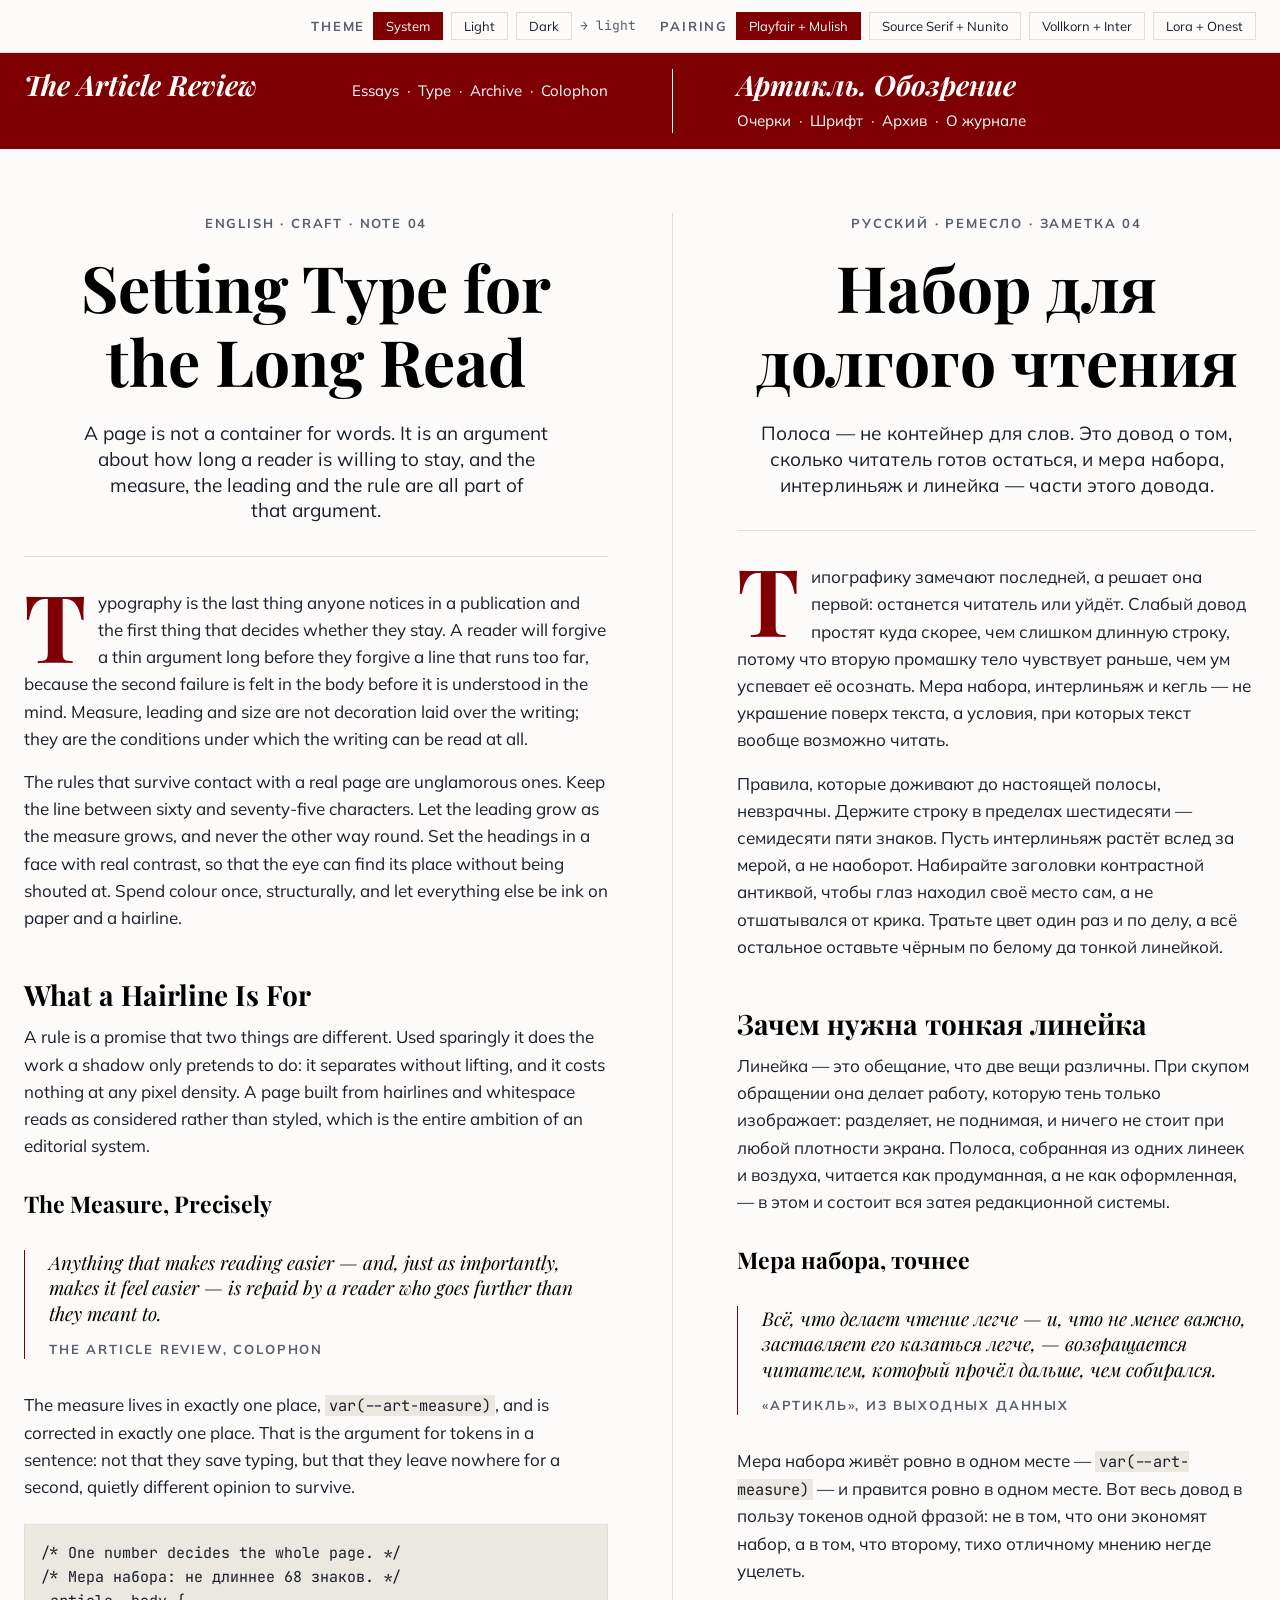
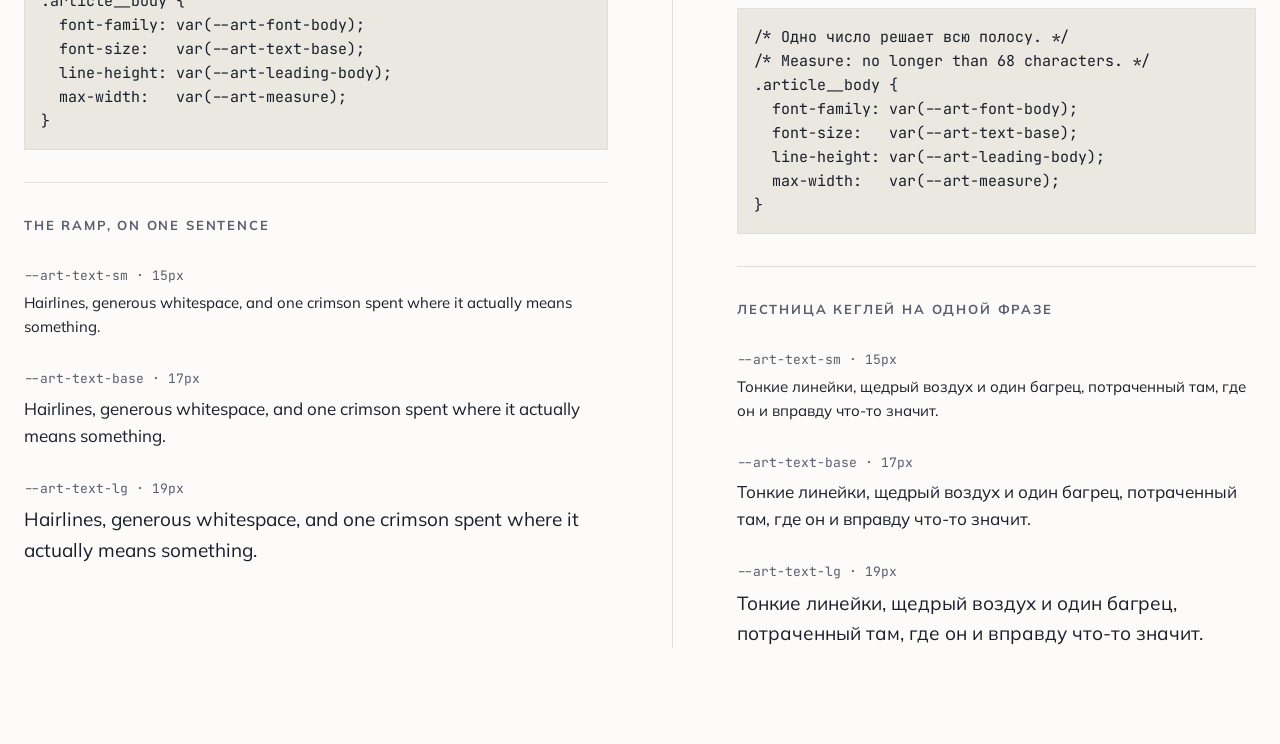
<file: demo/type.html>
<!doctype html>
<html lang="en">
<head>
<meta charset="utf-8">
<meta name="viewport" content="width=device-width, initial-scale=1">
<title>Article — typography sampler</title>

<!--
  Two no-flash snippets, inline and before any stylesheet, because a module
  import resolves after the first paint and the flash has already happened by
  then. The first is web/theme.js's NO_FLASH_SNIPPET verbatim (THEME_KEY
  substituted); the second is the same trick for this page's font choice.
-->
<script>(function(){try{var m=localStorage.getItem('art-theme');if(m==='light'||m==='dark')document.documentElement.setAttribute('data-theme',m);}catch(e){}})();</script>
<script>(function(){var d=document.documentElement,k='playfair';try{var f=localStorage.getItem('art-demo-font');if(['playfair','source','vollkorn','lora'].indexOf(f)>=0)k=f;}catch(e){}d.setAttribute('data-font',k);})();</script>

<link rel="preconnect" href="https://fonts.googleapis.com">
<link rel="preconnect" href="https://fonts.gstatic.com" crossorigin>
<link rel="stylesheet" href="https://fonts.googleapis.com/css2?family=IBM+Plex+Mono:ital,wght@0,400;0,600;1,400&amp;family=Inter:ital,opsz,wght@0,14..32,400..800;1,14..32,400..700&amp;family=JetBrains+Mono:ital,wght@0,400..700;1,400&amp;family=Lora:ital,wght@0,400..700;1,400..700&amp;family=Mulish:ital,wght@0,400..800;1,400..700&amp;family=Nunito+Sans:ital,wght@0,400..800;1,400..700&amp;family=Onest:wght@400..800&amp;family=Playfair+Display:ital,wght@0,400..900;1,400..700&amp;family=Source+Serif+4:ital,opsz,wght@0,8..60,400..900;1,8..60,400..700&amp;family=Vollkorn:ital,wght@0,400..900;1,400..700&amp;display=swap">

<link rel="stylesheet" href="../web/tokens.css">

<style>
/* ==========================================================================
   demo/type.html — page-local styles only.

   Every class here is prefixed `demo-`. Nothing in this file may become an
   `art-` class: the component layer does not exist yet and a sampler is not
   allowed to pre-empt it. Colour comes exclusively from layer-2 semantic
   tokens, so both themes work without this file knowing a theme exists.
   ========================================================================== */

*, *::before, *::after { box-sizing: border-box; }
body { margin: 0; }
html { -webkit-text-size-adjust: 100%; }

/* --------------------------------------------------------------------------
   THE FOUR PAIRINGS

   Switched by [data-font] on <html>, persisted under `art-demo-font`. Only the
   three --art-font-* roles are re-pointed; tokens.css is never edited, so the
   winner of this comparison is applied there afterwards by changing three
   lines and nothing else.

   --demo-cap-* are the static fallback for the drop cap. They are refined at
   runtime from the real font metrics (see the module at the end of the file);
   these values only have to be close enough to survive the first paint.
   -------------------------------------------------------------------------- */
html {
  --demo-cap-size: 5.6em;
  --demo-cap-leading: 0.8em;
  --demo-cap-top: -2px;
}

html[data-font="playfair"] {
  --art-font-display: 'Playfair Display', Georgia, 'Times New Roman', serif;
  --art-font-body:    'Mulish', system-ui, -apple-system, 'Segoe UI', sans-serif;
  --art-font-mono:    'JetBrains Mono', ui-monospace, 'SF Mono', Menlo, monospace;
}
html[data-font="source"] {
  --art-font-display: 'Source Serif 4', Georgia, 'Times New Roman', serif;
  --art-font-body:    'Nunito Sans', system-ui, -apple-system, 'Segoe UI', sans-serif;
  --art-font-mono:    'IBM Plex Mono', ui-monospace, 'SF Mono', Menlo, monospace;
  --demo-cap-size: 5.9em;
}
html[data-font="vollkorn"] {
  --art-font-display: 'Vollkorn', Georgia, 'Times New Roman', serif;
  --art-font-body:    'Inter', system-ui, -apple-system, 'Segoe UI', sans-serif;
  --art-font-mono:    'JetBrains Mono', ui-monospace, 'SF Mono', Menlo, monospace;
  --demo-cap-size: 5.4em;
}
html[data-font="lora"] {
  --art-font-display: 'Lora', Georgia, 'Times New Roman', serif;
  --art-font-body:    'Onest', system-ui, -apple-system, 'Segoe UI', sans-serif;
  --art-font-mono:    'IBM Plex Mono', ui-monospace, 'SF Mono', Menlo, monospace;
  --demo-cap-size: 5.5em;
}

/* --------------------------------------------------------------------------
   DARK-THEME OPTICAL COMPENSATION

   A high-contrast display serif set in Catppuccin's light `text` on a dark
   ground loses its hairlines: greyscale antialiasing renders a thin light
   stroke dimmer than a thin dark one, so the headline reads a weight lighter
   than it is set. Two corrections — one step up on the display weight
   (variable faces whose wght axis stops earlier simply clamp, so Lora stays
   at 700), and full-strength smoothing instead of the `antialiased` that
   tokens.css sets globally and which thins light-on-dark text further.

   This lives in the page rather than in tokens.css because light-dark()
   carries colours only: Article currently has no way to express a
   theme-conditional NON-colour token. Flagged in the handover.
   -------------------------------------------------------------------------- */
html { --demo-display-weight: 700; }
html[data-theme="dark"] { --demo-display-weight: 800; }
html[data-theme="dark"] body { -webkit-font-smoothing: auto; }
@media (prefers-color-scheme: dark) {
  html:not([data-theme="light"]) { --demo-display-weight: 800; }
  html:not([data-theme="light"]) body { -webkit-font-smoothing: auto; }
}

/* The ramp jumps straight from 1.15 (heading) to 1.6 (body); a lede, a pull
   quote and any paragraph set above --art-text-base want something between.
   Held locally until Article grows the token. */
html { --demo-leading-lede: 1.35; }

/* --------------------------------------------------------------------------
   FRAME
   -------------------------------------------------------------------------- */
.demo-shell {
  width: 100%;
  max-width: calc(var(--art-measure) * 2 + var(--art-space-9));
  margin-inline: auto;
  padding-inline: var(--art-space-5);
}

/* --------------------------------------------------------------------------
   CONTROLS — a sticky strip across the top, contents pushed to the right.

   Deliberately in the flow rather than floating: a fixed panel pinned to the
   corner sits on top of the right-hand masthead, which is exactly the half of
   the specimen being compared.
   -------------------------------------------------------------------------- */
.demo-controls {
  position: sticky;
  top: 0;
  z-index: 20;
  display: flex;
  flex-wrap: wrap;
  align-items: center;
  justify-content: flex-end;
  gap: var(--art-space-2) var(--art-space-5);
  padding: var(--art-space-3) var(--art-space-5);
  background: var(--art-surface);
  border-bottom: var(--art-rule-width) solid var(--art-rule);
}

.demo-control-row {
  display: flex;
  align-items: center;
  flex-wrap: wrap;
  gap: var(--art-space-2);
}

.demo-control-label {
  font-family: var(--art-font-body);
  font-size: var(--art-text-xs);
  font-weight: 700;
  letter-spacing: var(--art-tracking-eyebrow);
  text-transform: uppercase;
  color: var(--art-ink-muted);
}

.demo-chip {
  appearance: none;
  -webkit-appearance: none;
  font-family: var(--art-font-body);
  font-size: var(--art-text-xs);
  line-height: 1.4;
  color: var(--art-ink);
  background: var(--art-surface);
  border: var(--art-rule-width) solid var(--art-rule);
  padding: var(--art-space-1) var(--art-space-3);
  cursor: pointer;
  transition:
    color var(--art-motion-fast) var(--art-motion-ease),
    background-color var(--art-motion-fast) var(--art-motion-ease),
    border-color var(--art-motion-fast) var(--art-motion-ease);
}
.demo-chip:hover { border-color: var(--art-rule-strong); color: var(--art-ink-strong); }
.demo-chip[aria-pressed="true"] {
  background: var(--art-accent);
  border-color: var(--art-accent);
  color: var(--art-accent-ink);
}
.demo-chip:focus-visible { outline: 2px solid var(--art-focus); outline-offset: 2px; }

.demo-readout {
  font-family: var(--art-font-mono);
  font-size: var(--art-text-xs);
  color: var(--art-ink-muted);
}

/* --------------------------------------------------------------------------
   MASTHEAD — full-bleed bar, split into the same two language columns as the
   specimen below so the italic serif can be judged in both scripts at once.
   -------------------------------------------------------------------------- */
.demo-masthead {
  background: var(--art-bar);
  color: var(--art-bar-ink);
  padding-block: var(--art-space-4);
}
.demo-masthead-inner {
  display: grid;
  grid-template-columns: 1fr 1fr;
  gap: var(--art-space-8);
}
.demo-masthead-side {
  display: flex;
  flex-wrap: wrap;
  align-items: baseline;
  justify-content: space-between;
  gap: var(--art-space-2) var(--art-space-5);
}
.demo-masthead-side + .demo-masthead-side {
  border-left: var(--art-rule-width) solid var(--art-bar-ink);
  padding-left: var(--art-space-8);
}
.demo-wordmark {
  font-family: var(--art-font-display);
  font-style: italic;
  font-weight: 700;
  font-size: var(--art-text-2xl);
  line-height: var(--art-leading-heading);
}
.demo-masthead-nav {
  font-size: var(--art-text-sm);
  color: var(--art-bar-ink);
}
.demo-masthead-nav a {
  color: inherit;
  text-decoration: none;
}
.demo-masthead-nav a:hover { text-decoration: underline; text-underline-offset: 3px; }
.demo-masthead-nav a:focus-visible { outline: 2px solid var(--art-bar-ink); outline-offset: 2px; }
.demo-dot { padding-inline: var(--art-space-2); }

/* --------------------------------------------------------------------------
   SPECIMEN GRID
   -------------------------------------------------------------------------- */
.demo-page { padding-block: var(--art-space-8) var(--art-space-9); }
.demo-grid {
  display: grid;
  grid-template-columns: 1fr 1fr;
  gap: var(--art-space-8);
}
.demo-specimen + .demo-specimen {
  border-left: var(--art-rule-width) solid var(--art-rule);
  padding-left: var(--art-space-8);
}
.demo-specimen { min-width: 0; }

/* --------------------------------------------------------------------------
   TYPOGRAPHIC ROLES
   -------------------------------------------------------------------------- */
.demo-eyebrow {
  margin: 0 0 var(--art-space-4);
  font-size: var(--art-text-xs);
  font-weight: 700;
  letter-spacing: var(--art-tracking-eyebrow);
  text-transform: uppercase;
  color: var(--art-ink-muted);
  text-align: center;
}

.demo-display {
  margin: 0 0 var(--art-space-5);
  font-family: var(--art-font-display);
  font-weight: var(--demo-display-weight);
  font-size: clamp(var(--art-text-3xl), 5.5vw, var(--art-text-5xl));
  line-height: var(--art-leading-heading);
  color: var(--art-ink-strong);
  text-align: center;
  text-wrap: balance;
}

.demo-lede {
  margin: 0 auto;
  max-width: 44ch;
  font-size: var(--art-text-lg);
  line-height: var(--demo-leading-lede);
  color: var(--art-ink);
  text-align: center;
  text-wrap: pretty;
}

.demo-rule {
  border: 0;
  border-top: var(--art-rule-width) solid var(--art-rule);
  margin-block: var(--art-space-6);
}

.demo-prose { overflow-wrap: break-word; }
.demo-prose p {
  margin: 0 0 var(--art-space-4);
  max-width: var(--art-measure);
}
.demo-prose h2,
.demo-prose h3 {
  font-family: var(--art-font-display);
  font-weight: var(--demo-display-weight);
  line-height: var(--art-leading-heading);
  color: var(--art-ink-strong);
  max-width: var(--art-measure);
}
.demo-prose h2 { font-size: var(--art-text-2xl); margin: var(--art-space-7) 0 var(--art-space-3); }
.demo-prose h3 { font-size: var(--art-text-xl);  margin: var(--art-space-6) 0 var(--art-space-2); }
.demo-prose a { color: var(--art-link); text-underline-offset: 2px; }

/* Drop cap. Float plus a tuned line-height: the floated box has to be tall
   enough to indent exactly three lines, and the letter's baseline has to land
   on the third line's baseline. Both quantities are font-metric dependent, so
   the values below are variables that the module at the end of the file
   measures per pairing rather than numbers guessed once. */
.demo-dropcap::first-letter {
  float: left;
  font-family: var(--art-font-display);
  font-weight: var(--demo-display-weight);
  color: var(--art-accent);
  font-size: var(--demo-cap-size);
  line-height: var(--demo-cap-leading);
  margin-top: var(--demo-cap-top);
  margin-right: var(--art-space-3);
}

.demo-quote {
  margin: var(--art-space-6) 0;
  padding-left: var(--art-space-5);
  border-left: var(--art-rule-width) solid var(--art-accent);
  max-width: var(--art-measure);
}
.demo-quote blockquote {
  margin: 0;
  font-family: var(--art-font-display);
  font-style: italic;
  font-size: var(--art-text-lg);
  line-height: var(--demo-leading-lede);
  color: var(--art-ink-strong);
}
.demo-quote blockquote p { margin: 0; max-width: none; }
.demo-quote figcaption {
  margin-top: var(--art-space-3);
  font-size: var(--art-text-xs);
  font-weight: 700;
  letter-spacing: var(--art-tracking-eyebrow);
  text-transform: uppercase;
  color: var(--art-ink-muted);
}

/* Mono faces carry more width and a larger x-height than the body sans at the
   same nominal size, so inline code is stepped down to sit on the same line. */
.demo-code {
  font-family: var(--art-font-mono);
  font-size: 0.9em;
  background: var(--art-code-bg);
  color: var(--art-code-ink);
  padding: 0 var(--art-space-1);
}

.demo-pre {
  margin: var(--art-space-5) 0;
  max-width: var(--art-measure);
  padding: var(--art-space-4);
  background: var(--art-code-bg);
  color: var(--art-code-ink);
  border: var(--art-rule-width) solid var(--art-rule);
  overflow-x: auto;
  font-family: var(--art-font-mono);
  font-size: var(--art-text-sm);
  line-height: var(--art-leading-body);
}
.demo-pre code { font: inherit; }

/* --------------------------------------------------------------------------
   METRICS STRIP — the same sentence at three steps of the ramp, so size is
   judged on the same words rather than on three different ones.
   -------------------------------------------------------------------------- */
.demo-metrics { display: grid; gap: var(--art-space-5); }
.demo-metrics .demo-eyebrow { text-align: left; margin-bottom: 0; }
.demo-metric p { margin: var(--art-space-1) 0 0; max-width: var(--art-measure); }
.demo-metric-label {
  font-family: var(--art-font-mono);
  font-size: var(--art-text-xs);
  color: var(--art-ink-muted);
}
.demo-size-sm   { font-size: var(--art-text-sm); }
.demo-size-base { font-size: var(--art-text-base); }
.demo-size-lg   { font-size: var(--art-text-lg); }

/* --------------------------------------------------------------------------
   RESPONSIVE
   -------------------------------------------------------------------------- */
@media (max-width: 900px) {
  .demo-masthead-inner,
  .demo-grid { grid-template-columns: 1fr; gap: var(--art-space-6); }
  .demo-masthead-side + .demo-masthead-side,
  .demo-specimen + .demo-specimen {
    border-left: 0;
    padding-left: 0;
    border-top: var(--art-rule-width) solid var(--art-rule);
    padding-top: var(--art-space-6);
  }
  .demo-masthead-side + .demo-masthead-side { border-top-color: var(--art-bar-ink); }
}

@media (max-width: 700px) {
  .demo-controls {
    justify-content: flex-start;
    padding-inline: var(--art-space-4);
  }
  .demo-page { padding-block: var(--art-space-6) var(--art-space-8); }
}
</style>
</head>

<body>

<div class="demo-controls">
  <div class="demo-control-row">
    <span class="demo-control-label" id="demo-theme-label">Theme</span>
    <button class="demo-chip" type="button" data-theme-mode="system" aria-pressed="false">System</button>
    <button class="demo-chip" type="button" data-theme-mode="light"  aria-pressed="false">Light</button>
    <button class="demo-chip" type="button" data-theme-mode="dark"   aria-pressed="false">Dark</button>
    <span class="demo-readout">→ <span id="demo-resolved">light</span></span>
  </div>
  <div class="demo-control-row">
    <span class="demo-control-label" id="demo-font-label">Pairing</span>
    <button class="demo-chip" type="button" data-font-key="playfair" aria-pressed="false">Playfair&nbsp;+&nbsp;Mulish</button>
    <button class="demo-chip" type="button" data-font-key="source"   aria-pressed="false">Source&nbsp;Serif&nbsp;+&nbsp;Nunito</button>
    <button class="demo-chip" type="button" data-font-key="vollkorn" aria-pressed="false">Vollkorn&nbsp;+&nbsp;Inter</button>
    <button class="demo-chip" type="button" data-font-key="lora"     aria-pressed="false">Lora&nbsp;+&nbsp;Onest</button>
  </div>
</div>

<header class="demo-masthead">
  <div class="demo-masthead-inner demo-shell">
    <div class="demo-masthead-side" lang="en">
      <span class="demo-wordmark">The Article Review</span>
      <nav class="demo-masthead-nav" aria-label="Sections, English">
        <a href="#">Essays</a><span class="demo-dot">·</span><a href="#">Type</a><span class="demo-dot">·</span><a href="#">Archive</a><span class="demo-dot">·</span><a href="#">Colophon</a>
      </nav>
    </div>
    <div class="demo-masthead-side" lang="ru">
      <span class="demo-wordmark">Артикль. Обозрение</span>
      <nav class="demo-masthead-nav" aria-label="Разделы, русский">
        <a href="#">Очерки</a><span class="demo-dot">·</span><a href="#">Шрифт</a><span class="demo-dot">·</span><a href="#">Архив</a><span class="demo-dot">·</span><a href="#">О журнале</a>
      </nav>
    </div>
  </div>
</header>

<main class="demo-page">
  <div class="demo-grid demo-shell">

    <!-- ============================ ENGLISH ============================ -->
    <article class="demo-specimen" lang="en">
      <p class="demo-eyebrow">English · Craft · Note 04</p>
      <h1 class="demo-display">Setting Type for the Long Read</h1>
      <p class="demo-lede">A page is not a container for words. It is an argument about how long a reader is willing to stay, and the measure, the leading and the rule are all part of that argument.</p>

      <hr class="demo-rule">

      <div class="demo-prose">
        <p class="demo-dropcap">Typography is the last thing anyone notices in a publication and the first thing that decides whether they stay. A reader will forgive a thin argument long before they forgive a line that runs too far, because the second failure is felt in the body before it is understood in the mind. Measure, leading and size are not decoration laid over the writing; they are the conditions under which the writing can be read at all.</p>

        <p>The rules that survive contact with a real page are unglamorous ones. Keep the line between sixty and seventy-five characters. Let the leading grow as the measure grows, and never the other way round. Set the headings in a face with real contrast, so that the eye can find its place without being shouted at. Spend colour once, structurally, and let everything else be ink on paper and a hairline.</p>

        <h2>What a Hairline Is For</h2>
        <p>A rule is a promise that two things are different. Used sparingly it does the work a shadow only pretends to do: it separates without lifting, and it costs nothing at any pixel density. A page built from hairlines and whitespace reads as considered rather than styled, which is the entire ambition of an editorial system.</p>

        <h3>The Measure, Precisely</h3>
        <figure class="demo-quote">
          <blockquote>
            <p>Anything that makes reading easier — and, just as importantly, makes it feel easier — is repaid by a reader who goes further than they meant to.</p>
          </blockquote>
          <figcaption>The Article Review, colophon</figcaption>
        </figure>

        <p>The measure lives in exactly one place, <code class="demo-code">var(--art-measure)</code>, and is corrected in exactly one place. That is the argument for tokens in a sentence: not that they save typing, but that they leave nowhere for a second, quietly different opinion to survive.</p>

<pre class="demo-pre"><code>/* One number decides the whole page. */
/* Мера набора: не длиннее 68 знаков. */
.article__body {
  font-family: var(--art-font-body);
  font-size:   var(--art-text-base);
  line-height: var(--art-leading-body);
  max-width:   var(--art-measure);
}</code></pre>
      </div>

      <hr class="demo-rule">

      <section class="demo-metrics" aria-label="Size ramp, English">
        <p class="demo-eyebrow">The ramp, on one sentence</p>
        <div class="demo-metric">
          <span class="demo-metric-label">--art-text-sm · 15px</span>
          <p class="demo-size-sm">Hairlines, generous whitespace, and one crimson spent where it actually means something.</p>
        </div>
        <div class="demo-metric">
          <span class="demo-metric-label">--art-text-base · 17px</span>
          <p class="demo-size-base">Hairlines, generous whitespace, and one crimson spent where it actually means something.</p>
        </div>
        <div class="demo-metric">
          <span class="demo-metric-label">--art-text-lg · 19px</span>
          <p class="demo-size-lg">Hairlines, generous whitespace, and one crimson spent where it actually means something.</p>
        </div>
      </section>
    </article>

    <!-- ============================ РУССКИЙ ============================ -->
    <article class="demo-specimen" lang="ru">
      <p class="demo-eyebrow">Русский · Ремесло · Заметка 04</p>
      <h1 class="demo-display">Набор для долгого чтения</h1>
      <p class="demo-lede">Полоса — не контейнер для слов. Это довод о том, сколько читатель готов остаться, и мера набора, интерлиньяж и линейка — части этого довода.</p>

      <hr class="demo-rule">

      <div class="demo-prose">
        <p class="demo-dropcap">Типографику замечают последней, а решает она первой: останется читатель или уйдёт. Слабый довод простят куда скорее, чем слишком длинную строку, потому что вторую промашку тело чувствует раньше, чем ум успевает её осознать. Мера набора, интерлиньяж и кегль — не украшение поверх текста, а условия, при которых текст вообще возможно читать.</p>

        <p>Правила, которые доживают до настоящей полосы, невзрачны. Держите строку в пределах шестидесяти — семидесяти пяти знаков. Пусть интерлиньяж растёт вслед за мерой, а не наоборот. Набирайте заголовки контрастной антиквой, чтобы глаз находил своё место сам, а не отшатывался от крика. Тратьте цвет один раз и по делу, а всё остальное оставьте чёрным по белому да тонкой линейкой.</p>

        <h2>Зачем нужна тонкая линейка</h2>
        <p>Линейка — это обещание, что две вещи различны. При скупом обращении она делает работу, которую тень только изображает: разделяет, не поднимая, и ничего не стоит при любой плотности экрана. Полоса, собранная из одних линеек и воздуха, читается как продуманная, а не как оформленная, — в этом и состоит вся затея редакционной системы.</p>

        <h3>Мера набора, точнее</h3>
        <figure class="demo-quote">
          <blockquote>
            <p>Всё, что делает чтение легче — и, что не менее важно, заставляет его казаться легче, — возвращается читателем, который прочёл дальше, чем собирался.</p>
          </blockquote>
          <figcaption>«Артикль», из выходных данных</figcaption>
        </figure>

        <p>Мера набора живёт ровно в одном месте — <code class="demo-code">var(--art-measure)</code> — и правится ровно в одном месте. Вот весь довод в пользу токенов одной фразой: не в том, что они экономят набор, а в том, что второму, тихо отличному мнению негде уцелеть.</p>

<pre class="demo-pre"><code>/* Одно число решает всю полосу. */
/* Measure: no longer than 68 characters. */
.article__body {
  font-family: var(--art-font-body);
  font-size:   var(--art-text-base);
  line-height: var(--art-leading-body);
  max-width:   var(--art-measure);
}</code></pre>
      </div>

      <hr class="demo-rule">

      <section class="demo-metrics" aria-label="Кегельная лестница, русский">
        <p class="demo-eyebrow">Лестница кеглей на одной фразе</p>
        <div class="demo-metric">
          <span class="demo-metric-label">--art-text-sm · 15px</span>
          <p class="demo-size-sm">Тонкие линейки, щедрый воздух и один багрец, потраченный там, где он и вправду что-то значит.</p>
        </div>
        <div class="demo-metric">
          <span class="demo-metric-label">--art-text-base · 17px</span>
          <p class="demo-size-base">Тонкие линейки, щедрый воздух и один багрец, потраченный там, где он и вправду что-то значит.</p>
        </div>
        <div class="demo-metric">
          <span class="demo-metric-label">--art-text-lg · 19px</span>
          <p class="demo-size-lg">Тонкие линейки, щедрый воздух и один багрец, потраченный там, где он и вправду что-то значит.</p>
        </div>
      </section>
    </article>

  </div>
</main>

<script type="module">
import { initTheme } from '../web/theme.js';

const FONT_KEY = 'art-demo-font';
const FONTS = ['playfair', 'source', 'vollkorn', 'lora'];
const root = document.documentElement;

const press = (buttons, attr, value) => {
  for (const b of buttons) b.setAttribute('aria-pressed', String(b.getAttribute(attr) === value));
};

/* ---------------------------------------------------------------------------
   Drop-cap fitting.

   A three-line drop cap only looks intentional when two things are exactly
   true: its cap height spans two body line-heights plus the body's own cap
   height, and its baseline sits on the third line's baseline. Both depend on
   cap height, ascent and descent, which differ per face — so they are measured
   off the rendered fonts instead of guessed, and re-measured whenever the
   pairing changes. The CSS above holds a static approximation for the moment
   before the webfonts arrive, and for browsers without canvas font metrics.
   --------------------------------------------------------------------------- */
const probeCtx = document.createElement('canvas').getContext('2d');

const faceMetrics = (weight, sizePx, family, glyph) => {
  probeCtx.font = `${weight} ${sizePx}px ${family}`;
  const m = probeCtx.measureText(glyph);
  return { cap: m.actualBoundingBoxAscent, ascent: m.fontBoundingBoxAscent, descent: m.fontBoundingBoxDescent };
};

const fitDropCaps = () => {
  const rootStyle = getComputedStyle(root);
  const display = rootStyle.getPropertyValue('--art-font-display').trim();
  const weight = rootStyle.getPropertyValue('--demo-display-weight').trim() || '700';
  const PROBE = 100;

  for (const el of document.querySelectorAll('.demo-dropcap')) {
    const cs = getComputedStyle(el);
    const size = parseFloat(cs.fontSize);
    const line = parseFloat(cs.lineHeight) || size * 1.6;
    const glyph = (el.textContent || '').trim().charAt(0);
    if (!glyph) continue;

    const body = faceMetrics(cs.fontWeight, size, cs.fontFamily, glyph.toUpperCase());
    const cap = faceMetrics(weight, PROBE, display, glyph);
    if (![body.ascent, body.descent, body.cap, cap.ascent, cap.descent, cap.cap].every(Number.isFinite)) continue;

    // Baseline of the body's nth line, measured from the paragraph's content top.
    const bodyBaseline = (line - (body.ascent + body.descent)) / 2 + body.ascent;
    // Cap height wanted: two whole lines plus the body's own capital.
    const fontSize = (2 * line + body.cap) / (cap.cap / PROBE);
    const asc = (cap.ascent / PROBE) * fontSize;
    const desc = (cap.descent / PROBE) * fontSize;

    // Solve line-height and margin together so the floated box bottom lands 4px
    // inside the third line (indenting three, clearing the fourth) while the
    // baseline still falls on the third line's baseline.
    const k = bodyBaseline + (desc - asc) / 2;
    const leading = 2 * (line - 4 - k);
    const top = 2 * line + k - leading / 2;

    el.style.setProperty('--demo-cap-size', fontSize.toFixed(2) + 'px');
    el.style.setProperty('--demo-cap-leading', leading.toFixed(2) + 'px');
    el.style.setProperty('--demo-cap-top', top.toFixed(2) + 'px');
  }
};

const theme = initTheme({
  onChange: (mode, resolved) => {
    press(document.querySelectorAll('[data-theme-mode]'), 'data-theme-mode', mode);
    document.getElementById('demo-resolved').textContent = resolved;
    fitDropCaps();
  },
});
for (const b of document.querySelectorAll('[data-theme-mode]')) {
  b.addEventListener('click', () => theme.set(b.dataset.themeMode));
}

const setFont = (key) => {
  const next = FONTS.includes(key) ? key : FONTS[0];
  root.setAttribute('data-font', next);
  try { localStorage.setItem(FONT_KEY, next); } catch (e) { /* private browsing: choice just won't persist */ }
  press(document.querySelectorAll('[data-font-key]'), 'data-font-key', next);
  document.fonts.ready.then(fitDropCaps);
  fitDropCaps();
};
for (const b of document.querySelectorAll('[data-font-key]')) {
  b.addEventListener('click', () => setFont(b.dataset.fontKey));
}

setFont(root.getAttribute('data-font'));
document.fonts.ready.then(fitDropCaps);
</script>

</body>
</html>
</file>
<file: web/tokens.css>
/*
 * Article design tokens.
 *
 * Two layers, and the split is the whole point:
 *
 *   Layer 1 — primitives. Raw colour values. Theme-independent. A component
 *   must never reference one. They exist only to be pointed at from layer 2.
 *
 *   Layer 2 — semantic roles. The only names a component is allowed to use.
 *   Each is defined exactly ONCE, via light-dark(), so there is no second copy
 *   of the palette in a media query to drift out of sync.
 *
 * Theming is therefore not a component concern at all: switching themes means
 * changing `color-scheme`, which light-dark() reads. Components never learn
 * that a theme exists.
 *
 * Values in STYLE.md are the contract; this file is its CSS mirror, not a
 * place to make new decisions.
 */

:root {
  /* Light theme is the default; `light dark` lets the OS preference win when
     no explicit choice has been made. web/theme.js overrides via [data-theme]. */
  color-scheme: light dark;

  /* ---------------------------------------------------------------------
     LAYER 1 — PRIMITIVES
     --------------------------------------------------------------------- */

  /* Light ramp, eyedropped from masteringemacs.org, with one deliberate
     divergence: the reference ground is literally pure #FFFFFF, and Article
     warms it to #FCFBF9 for long-form reading. The surfaces and the hairline
     warm with it, because a cool surface stepping off a warm ground reads as a
     colour mistake rather than as elevation.

     The INK ramp stays cool (#181E2A, #585E6D). Warm paper with cool ink is
     the classic pairing, and the blue cast is what lets these greys sit
     comfortably next to Catppuccin's blue-black base in the other theme. */
  --art-c-paper-0:     #FCFBF9;
  --art-c-paper-50:    #F5F3EE;
  --art-c-paper-100:   #EBE8E1;
  --art-c-rule:        #E3DFD8;
  --art-c-ink-500:     #585E6D;
  --art-c-ink-700:     #181E2A;
  --art-c-ink-900:     #000000;

  /* The reference spends exactly one crimson structurally — masthead fill,
     every heading, and the drop cap are all the same #7F0002. The brighter
     -500 exists only because a small filled button needs more chroma than
     #7F0002 has to read as an action rather than as a dark rectangle. */
  --art-c-crimson-700: #7F0002;
  --art-c-crimson-500: #AE002E;
  --art-c-crimson-900: #3B0D18;
  --art-c-blue-600:    #0E6FBB;

  /* Dark ramp — JetBrains Darcula.

     Two values are NOT Darcula's own, and the reasons generalise to any palette
     borrowed from an editor theme:

     `raised` is #35383A, not JetBrains' panel grey #3C3F41. Editor themes tune
     their editor background carefully and their panel chrome much less so, and
     #3C3F41 puts muted text at 3.69:1 — below AA. Always check a borrowed
     palette's SECONDARY surfaces.

     `accent` is #E16F77, not One Dark's #E06C75. On this ground the original
     measures 4.431:1, just under the 4.5 floor. The fix is a 0.6% lightness
     lift with hue and saturation held exactly — 3/255 on two channels, visually
     the same colour, 4.55:1. */
  --art-dk-page:      #2B2B2B;
  --art-dk-raised:    #35383A;
  --art-dk-sunken:    #232323;
  --art-dk-rule:      #4A4D4F;
  --art-dk-rule-2:    #5E6265;
  --art-dk-ink:       #ECECEA;
  --art-dk-ink-2:     #D2D1CE;
  --art-dk-ink-3:     #A8A6A3;
  --art-dk-near-black:#1A1A1A;
  --art-dk-accent:    #E16F77;
  --art-dk-accent-2:  #EC8189;
  /* Danger is a vivid scarlet rather than another dusty red: against a
     low-chroma accent it has to differ in CHROMA, not just hue, or an error
     state reads as ordinary emphasis. dE 50 from the accent, 87 from warning. */
  --art-dk-alert:     #FF5F52;
  --art-dk-action:    #6CB6FF;
  --art-dk-success:   #8FD0A3;
  --art-dk-warning:   #E8AC74;

  /* ---------------------------------------------------------------------
     LAYER 2 — SEMANTIC ROLES
     --------------------------------------------------------------------- */

  /* Surfaces */
  --art-surface:        light-dark(var(--art-c-paper-0),   var(--art-dk-page));
  --art-surface-raised: light-dark(var(--art-c-paper-50),  var(--art-dk-raised));
  --art-surface-sunken: light-dark(var(--art-c-paper-100), var(--art-dk-sunken));
  /* An inert control's ground. It flips direction between themes, for the same
     reason the accent does: on paper a disabled field reads as pressed INTO the
     page, but on a dark ground "sunken" is nearly invisible (1.07:1 against the
     page in the Catppuccin palette), so in dark it becomes a raised, filled
     slab instead. Same job, opposite direction. */
  --art-surface-disabled: light-dark(var(--art-c-paper-100), var(--art-dk-raised));

  /* Ink. Three steps, and the top one is genuinely blacker than body text —
     the reference sets display headlines in pure #000 against #181E2A body. */
  --art-ink-strong:     light-dark(var(--art-c-ink-900),   var(--art-dk-ink));
  --art-ink:            light-dark(var(--art-c-ink-700),   var(--art-dk-ink-2));
  --art-ink-muted:      light-dark(var(--art-c-ink-500),   var(--art-dk-ink-3));

  /* Rules. Article separates surfaces with hairlines, never with shadows. */
  --art-rule:           light-dark(var(--art-c-rule),      var(--art-dk-rule));
  --art-rule-strong:    light-dark(var(--art-c-ink-500),   var(--art-dk-rule-2));

  /* The accent, and the role flip that makes two themes work.
     In light, the accent is dark and carries WHITE text on top of it.
     In dark, Catppuccin's red is a pastel — it carries CRUST text instead.
     Same role, inverted contrast direction. See STYLE.md. */
  --art-accent:         light-dark(var(--art-c-crimson-700), var(--art-dk-accent));
  --art-accent-strong:  light-dark(var(--art-c-crimson-500), var(--art-dk-accent-2));
  --art-accent-ink:     light-dark(#FFFFFF,                  var(--art-dk-near-black));

  /* Masthead. Four roles rather than two, because the bar resolves
     differently in each theme and that difference is a design decision, not a
     palette lookup:
       light — a solid crimson block. The block IS the edge, so no rule.
       dark  — a mantle surface whose bottom rule is the accent. The brand
               persists as an EDGE at full chroma, rather than as a fill
               crushed to 5% lightness (which measured 1.02:1 against the page
               ground — a masthead with no visible boundary at all). */
  --art-bar:            light-dark(var(--art-c-crimson-700), var(--art-dk-raised));
  --art-bar-ink:        light-dark(#FFFFFF,                  var(--art-dk-ink));
  --art-bar-mark:       light-dark(#FFFFFF,                  var(--art-dk-accent));
  --art-bar-edge:       light-dark(transparent,              var(--art-dk-accent));
  /* A hairline INSIDE the bar (a nav separator) cannot use --art-rule: the rule
     colours are tuned against the page, not against the bar. */
  --art-bar-rule:       light-dark(color-mix(in srgb, #FFFFFF 30%, transparent), var(--art-dk-rule));

  /* The contrasting action colour — the blue half of the reference's button pair. */
  --art-action:         light-dark(var(--art-c-blue-600),    var(--art-dk-action));
  --art-action-ink:     light-dark(#FFFFFF,                  var(--art-dk-near-black));

  --art-link:           light-dark(var(--art-c-crimson-700), var(--art-dk-accent));
  --art-focus:          light-dark(var(--art-c-blue-600),    var(--art-dk-action));

  /* Status */
  --art-danger:         light-dark(#A4142B,                  var(--art-dk-alert));
  --art-success:        light-dark(#1F6B3A,                  var(--art-dk-success));
  --art-warning:        light-dark(#8A5A00,                  var(--art-dk-warning));

  /* Code register */
  --art-code-bg:        light-dark(var(--art-c-paper-100), var(--art-dk-sunken));
  --art-code-ink:       light-dark(var(--art-c-ink-700),   var(--art-dk-ink));

  --art-selection-bg:   light-dark(#FBDCD2, var(--art-dk-rule));
  --art-selection-ink:  light-dark(var(--art-c-ink-900), var(--art-dk-ink));

  /* ---------------------------------------------------------------------
     TYPE — provisional. Locked by demo/type.html, not by argument.
     --------------------------------------------------------------------- */
  /* Stack order is load-bearing, not cosmetic. The Latin face comes FIRST so
     Latin renders in it; the CJK face follows, and the browser falls through to
     it only for codepoints the Latin face has no glyph for. Noto Sans/Serif SC
     also contain Latin glyphs, so putting them first would silently take over
     the whole page. Google serves them in ~300 unicode-range slices, so a page
     with no Chinese on it downloads none of them.

     SC = Simplified. For Traditional, swap SC -> TC in these three lines; the
     rest of the system is unaffected. */
  --art-font-display: 'Vollkorn', 'Noto Serif SC', Georgia, 'Times New Roman', serif;
  --art-font-body:    'Inter', 'Noto Sans SC', system-ui, -apple-system, 'Segoe UI', sans-serif;
  --art-font-mono:    'JetBrains Mono', 'Noto Sans Mono', ui-monospace, 'SF Mono', Menlo, monospace;

  --art-text-xs:   13px;
  --art-text-sm:   15px;
  --art-text-base: 17px;
  --art-text-lg:   19px;
  --art-text-xl:   23px;
  --art-text-2xl:  28px;
  --art-text-3xl:  36px;
  --art-text-4xl:  48px;
  --art-text-5xl:  64px;

  --art-leading-body:    1.6;
  --art-leading-lede:    1.38;
  --art-leading-heading: 1.15;
  --art-tracking-eyebrow: 0.14em;

  /* Reading measure. The single most load-bearing number in an editorial
     system: past ~75 characters the eye loses the line return. */
  --art-measure: 68ch;
  /* For centred ledes and pull quotes, which need a shorter line than running
     body text to stay readable when they are not left-aligned. */
  --art-measure-narrow: 44ch;

  /* Space */
  --art-space-1: 4px;
  --art-space-2: 8px;
  --art-space-3: 12px;
  --art-space-4: 16px;
  --art-space-5: 24px;
  --art-space-6: 32px;
  --art-space-7: 48px;
  --art-space-8: 64px;
  --art-space-9: 96px;

  /* Geometry. Squared off is canon — this token exists so that someone who
     forks the kit and wants softer corners has exactly one place to change. */
  --art-radius: 0px;
  --art-rule-width: 1px;

  /* Motion. Short, flat, no overshoot — an editorial system does not bounce. */
  --art-motion-fast: 120ms;
  --art-motion-base: 180ms;
  --art-motion-ease: cubic-bezier(0.2, 0, 0, 1);
}

/* ---------------------------------------------------------------------------
   THEME-CONDITIONAL NON-COLOUR TOKENS
   ---------------------------------------------------------------------------
   light-dark() carries colours only, so a value that must differ per theme but
   is NOT a colour has to be declared in a duplicated block. That duplication is
   exactly what light-dark() exists to avoid, so this block is kept deliberately
   tiny, is enumerated in STYLE.md, and is verified by check-sync's [theme-pair]
   rule, which fails the build if the two dark blocks stop agreeing.

   Add to it only when there is genuinely no colour-based way to express the
   need. Today there are two, and both come from the same fact: light text on a
   dark ground optically thins.

     --art-weight-display  a high-contrast serif loses its hairlines in dark
     --art-font-smooth     subpixel smoothing thins light-on-dark further, so
                           dark opts out of `antialiased` rather than in
   --------------------------------------------------------------------------- */

:root {
  --art-weight-display: 700;
  --art-font-smooth: antialiased;
}

@media (prefers-color-scheme: dark) {
  :root:not([data-theme="light"]) {
    --art-weight-display: 800;
    --art-font-smooth: auto;
  }
}

[data-theme="dark"] {
  --art-weight-display: 800;
  --art-font-smooth: auto;
}

/* ---------------------------------------------------------------------------
   ALTERNATE DARK PALETTE
   ---------------------------------------------------------------------------
   A second dark palette is one block of primitive overrides — no semantic role
   is redeclared, no component is touched, and light is unaffected because light
   reads the --art-c-* ramp. Set data-dark on <html>; it composes freely with
   data-theme.

   Catppuccin Mocha (https://catppuccin.com), unmodified except for `alert`:
   Mocha has only one red, so danger would otherwise be identical to the accent
   and an error state would be indistinguishable from ordinary emphasis.
   --------------------------------------------------------------------------- */

[data-dark="catppuccin"] {
  --art-dk-page:      #1E1E2E;
  --art-dk-raised:    #313244;
  --art-dk-sunken:    #181825;
  --art-dk-rule:      #45475A;
  --art-dk-rule-2:    #585B70;
  --art-dk-ink:       #CDD6F4;
  --art-dk-ink-2:     #BAC2DE;
  --art-dk-ink-3:     #A6ADC8;
  --art-dk-near-black:#11111B;
  --art-dk-accent:    #F38BA8;
  --art-dk-accent-2:  #EBA0AC;
  --art-dk-alert:     #FF6E82;
  --art-dk-action:    #89B4FA;
  --art-dk-success:   #A6E3A1;
  --art-dk-warning:   #FAB387;
}

[data-theme="light"] { color-scheme: light; }
[data-theme="dark"]  { color-scheme: dark; }

/* Base layer — the ground and the defaults every screen inherits. */

body {
  background: var(--art-surface);
  color: var(--art-ink);
  font-family: var(--art-font-body);
  font-size: var(--art-text-base);
  line-height: var(--art-leading-body);
  -webkit-font-smoothing: var(--art-font-smooth);
  -moz-osx-font-smoothing: var(--art-font-smooth);
}

::selection {
  background: var(--art-selection-bg);
  color: var(--art-selection-ink);
}

@media (prefers-reduced-motion: reduce) {
  *, *::before, *::after {
    animation-duration: 0.01ms !important;
    animation-iteration-count: 1 !important;
    transition-duration: 0.01ms !important;
    scroll-behavior: auto !important;
  }
}
</file>
<file: web/article.css>
/*
 * Article — component layer.
 *
 * The reference implementation of STYLE.md. Every other mapping of this system
 * (a Compose theme, a print sheet, an app's own stylesheet) is measured against
 * what this file does, so it states the design rather than approximating it.
 *
 * Four rules govern every declaration below, and each is load-bearing:
 *
 *   1. Only SEMANTIC tokens (--art-surface, --art-ink, --art-accent, …). A
 *      primitive (--art-c-*, --art-ctp-*) never appears here, and neither does
 *      a literal colour. A component that names a primitive has silently opted
 *      out of theming; see STYLE.md §1.
 *   2. No box-shadow, no gradient, no filter. Separation is a hairline in
 *      light and a surface step in dark. STYLE.md §5.
 *   3. Every corner is var(--art-radius), which is 0. Including the radio's.
 *   4. Every mark is an ornaments/*.svg applied as a mask. Never a data: URI
 *      with a colour inside it — currentColor cannot reach in there, so such a
 *      mark can never follow the theme or the accent. STYLE.md §4.
 *
 * `transparent` appears in a few places. It is not a palette value: it is how
 * an edge reserves its space without being drawn, and tokens.css uses it the
 * same way for --art-bar-edge in the light theme.
 *
 * Long-form reading lives in web/prose.css, deliberately separate — an app UI
 * loads this file alone and pays nothing for a layer it does not render.
 */

/* ============================================================
   0. The focus contract
   ------------------------------------------------------------
   STYLE.md §5: every interactive element takes a 2px --art-focus outline at a
   2px offset on keyboard focus, and this is not negotiable per app. Declared
   once, on element selectors rather than on .art- classes, so it also covers
   the bare markup a host page brings and the links inside .art-prose.

   :where() gives the whole contract zero specificity: it costs nothing to
   override for a genuinely special control, and it never wins by accident.
   ============================================================ */

:where(a[href], area[href], button, input, select, textarea, summary, [tabindex]) {
  outline: none;
}

:where(a[href], area[href], button, input, select, textarea, summary, [tabindex]):focus-visible {
  outline: 2px solid var(--art-focus);
  outline-offset: 2px;
}

/* ============================================================
   0b. The ornament mask base
   ------------------------------------------------------------
   A mark is painted by filling a box with currentColor and cutting it to shape
   with an SVG file. Colour therefore arrives through the cascade — the theme,
   the accent, a checked state — instead of being frozen into the artwork.

   This rule carries the geometry that is identical at every mark; each use site
   below adds only its mask-image, and sets `color` to decide what the mark is
   made of.
   ============================================================ */

.art-fleuron::before,
.art-dinkus::before,
.art-check::before,
.art-list-row__chevron {
  background-color: currentColor;
  mask-repeat: no-repeat;
  mask-position: center;
  mask-size: contain;
  -webkit-mask-repeat: no-repeat;
  -webkit-mask-position: center;
  -webkit-mask-size: contain;
}

/* ============================================================
   1. The masthead — .art-bar
   ------------------------------------------------------------
   The canonical worked example of the accent role flip (STYLE.md §1). The bar
   resolves structurally differently per theme and this file does not know it:
   in light --art-bar is a solid crimson block and --art-bar-edge is
   transparent, because the block IS its own edge; in dark --art-bar is a quiet
   mantle surface and the crimson survives as --art-bar-edge, a 1px rule at full
   chroma, plus the wordmark.

   The border is therefore declared unconditionally. Deleting it "because light
   has no rule" is what breaks dark.
   ============================================================ */

.art-bar {
  display: flex;
  flex-wrap: wrap;
  align-items: center;
  justify-content: space-between;
  gap: var(--art-space-4) var(--art-space-6);
  padding: var(--art-space-4) var(--art-space-6);
  background-color: var(--art-bar);
  color: var(--art-bar-ink);
  border-bottom: var(--art-rule-width) solid var(--art-bar-edge);
}

.art-bar__mark {
  font-family: var(--art-font-display);
  font-style: italic;
  font-size: var(--art-text-2xl);
  font-weight: var(--art-weight-display);
  line-height: var(--art-leading-heading);
  color: var(--art-bar-mark);
  text-decoration: none;
}

.art-bar__nav {
  display: flex;
  flex-wrap: wrap;
  align-items: center;
  gap: var(--art-space-3);
}

.art-bar__link {
  color: var(--art-bar-ink);
  font-size: var(--art-text-sm);
  text-transform: uppercase;
  letter-spacing: var(--art-tracking-eyebrow);
  text-decoration: none;
  padding-block: var(--art-space-2);
}

.art-bar__link:hover {
  text-decoration: underline;
  text-underline-offset: 0.24em;
}

/* The interpunct sits on every nav child except the first, so the separator
   count always follows the link count. The nav's gap supplies the space on the
   left of the mark and this margin the space on its right, which is what keeps
   it optically centred between two links. */
.art-bar__nav > * + *::before {
  content: '·';
  margin-right: var(--art-space-3);
}

/* ============================================================
   2. Editorial text — .art-lede, .art-dropcap, .art-eyebrow
   ============================================================ */

.art-lede {
  max-width: var(--art-measure-narrow);
  margin-inline: auto;
  text-align: center;
  font-size: var(--art-text-lg);
  line-height: var(--art-leading-lede);
  color: var(--art-ink-muted);
}

/*
 * The drop cap is a three-line cap: its top aligns with the cap height of the
 * first line and its bottom sits on the third baseline.
 *
 * The two numbers below are derived, not chosen, and they are METRIC-DEPENDENT
 * ON BOTH FACES — substituting either under the §7 typography knob means
 * re-deriving them. For the shipped pairing (Vollkorn display, cap height
 * ~0.70em; Inter body, cap height ~0.727em) at --art-text-base with
 * --art-leading-body:
 *
 *   glyph height wanted = 2 body line boxes + one body cap height
 *                       = 2 x 27.2px + 12.4px = 66.8px
 *   font-size           = 66.8 / 0.70 = ~95px = 5.6em
 *   line-height         = the value that pulls the glyph's cap top down to the
 *                         first line's cap top: 0.73
 *
 * The float box is then ~70px tall, which is past the top of the third line box
 * and short of the fourth — so exactly three lines wrap beside it.
 */
.art-dropcap {
  float: left;
  font-family: var(--art-font-display);
  font-size: 5.6em;
  line-height: 0.73;
  color: var(--art-accent);
  margin-right: var(--art-space-3);
}

.art-eyebrow {
  display: block;
  font-size: var(--art-text-sm);
  font-weight: 600;
  text-transform: uppercase;
  letter-spacing: var(--art-tracking-eyebrow);
  color: var(--art-ink-muted);
}

/* ============================================================
   3. Dividers — .art-rule, .art-fleuron, .art-dinkus
   ------------------------------------------------------------
   Ornament boxes are sized off the space scale rather than in raw pixels:
   --art-space-5 is 24px, which is exactly the ornaments' viewBox height, so the
   multiplier below states each mark's aspect ratio (10:1 and 5:1) instead of
   hiding it in a magic number.
   ============================================================ */

.art-rule {
  border: 0;
  border-top: var(--art-rule-width) solid var(--art-rule);
  margin-block: var(--art-space-7);
}

.art-fleuron,
.art-dinkus {
  color: var(--art-ink-muted);
}

.art-fleuron {
  margin-block: var(--art-space-9);
}

.art-dinkus {
  margin-block: var(--art-space-8);
}

.art-fleuron::before,
.art-dinkus::before {
  content: '';
  display: block;
  height: var(--art-space-5);
  max-width: 100%;
  margin-inline: auto;
}

.art-fleuron::before {
  width: calc(var(--art-space-5) * 10);
  mask-image: url('../ornaments/fleuron.svg');
  -webkit-mask-image: url('../ornaments/fleuron.svg');
}

.art-dinkus::before {
  width: calc(var(--art-space-5) * 5);
  mask-image: url('../ornaments/dinkus.svg');
  -webkit-mask-image: url('../ornaments/dinkus.svg');
}

/* ============================================================
   4. The index entry — .art-entry
   ------------------------------------------------------------
   The two-column row the reference index is built from: a text column and an
   image column, alternating side down the page via --reverse. Both children are
   pinned to row 1 so the modifier only has to swap columns, and the source order
   stays reading order — which is what the single-column fallback then uses.
   ============================================================ */

.art-entry {
  display: grid;
  grid-template-columns: 3fr 2fr;
  gap: var(--art-space-6);
  align-items: start;
  padding-block: var(--art-space-7);
  border-bottom: var(--art-rule-width) solid var(--art-rule);
}

.art-entry--reverse {
  grid-template-columns: 2fr 3fr;
}

.art-entry__body {
  grid-column: 1;
  grid-row: 1;
}

.art-entry__media {
  display: block;
  width: 100%;
  height: auto;
  grid-column: 2;
  grid-row: 1;
}

.art-entry--reverse .art-entry__body {
  grid-column: 2;
}

.art-entry--reverse .art-entry__media {
  grid-column: 1;
}

.art-entry__title {
  font-family: var(--art-font-display);
  font-size: var(--art-text-2xl);
  font-weight: var(--art-weight-display);
  line-height: var(--art-leading-heading);
  color: var(--art-accent);
  margin: 0;
}

.art-entry__title a {
  color: inherit;
  text-decoration: none;
}

.art-entry__title a:hover {
  text-decoration: underline;
  text-underline-offset: 0.16em;
}

.art-entry__excerpt {
  max-width: var(--art-measure);
  margin: var(--art-space-3) 0 0;
  color: var(--art-ink);
}

.art-entry__meta {
  margin: var(--art-space-3) 0 0;
  font-size: var(--art-text-sm);
  color: var(--art-ink-muted);
}

@media (max-width: 768px) {
  .art-entry,
  .art-entry--reverse {
    grid-template-columns: 1fr;
    gap: var(--art-space-5);
  }

  .art-entry__body,
  .art-entry__media,
  .art-entry--reverse .art-entry__body,
  .art-entry--reverse .art-entry__media {
    grid-column: 1;
    grid-row: auto;
  }
}

/* ============================================================
   5. Figures — .art-figure
   ============================================================ */

.art-figure {
  margin: var(--art-space-7) 0;
}

.art-figure img {
  display: block;
  width: 100%;
  height: auto;
}

.art-figure__caption {
  margin-top: var(--art-space-2);
  font-size: var(--art-text-sm);
  line-height: var(--art-leading-body);
  color: var(--art-ink-muted);
}

/* ============================================================
   6. Buttons — .art-btn
   ------------------------------------------------------------
   Hover inverts figure and ground rather than shading the fill. The palette
   holds exactly one value per role and no tint ramp beside it (STYLE.md §2
   forbids inventing a second red), so "the same colour, 12% darker" is not a
   value this system owns. Swapping fill and label is: it reads as a state
   change at a glance, and it costs no new colour.
   ============================================================ */

.art-btn {
  display: inline-flex;
  align-items: center;
  justify-content: center;
  gap: var(--art-space-2);
  min-height: var(--art-space-7);
  padding: var(--art-space-3) var(--art-space-5);
  font-family: var(--art-font-body);
  font-size: var(--art-text-base);
  font-weight: 600;
  line-height: var(--art-leading-heading);
  color: var(--art-ink);
  background-color: transparent;
  border: var(--art-rule-width) solid transparent;
  border-radius: var(--art-radius);
  cursor: pointer;
  transition:
    background-color var(--art-motion-fast) var(--art-motion-ease),
    border-color var(--art-motion-fast) var(--art-motion-ease),
    color var(--art-motion-fast) var(--art-motion-ease);
}

.art-btn:disabled {
  opacity: 0.5;
  cursor: not-allowed;
}

.art-btn--primary {
  background-color: var(--art-action);
  border-color: var(--art-action);
  color: var(--art-action-ink);
}

.art-btn--primary:hover:not(:disabled) {
  background-color: var(--art-action-ink);
  color: var(--art-action);
}

.art-btn--secondary {
  background-color: var(--art-accent-strong);
  border-color: var(--art-accent-strong);
  color: var(--art-accent-ink);
}

.art-btn--secondary:hover:not(:disabled) {
  background-color: var(--art-accent-ink);
  color: var(--art-accent-strong);
}

.art-btn--outline {
  border-color: var(--art-ink);
  color: var(--art-ink);
}

.art-btn--outline:hover:not(:disabled) {
  background-color: var(--art-ink);
  color: var(--art-surface);
}

.art-btn--ghost {
  color: var(--art-ink);
}

.art-btn--ghost:hover:not(:disabled) {
  background-color: var(--art-surface-raised);
}

/* ============================================================
   7. Fields — .art-field, .art-label, .art-input, .art-textarea,
              .art-select, .art-hint
   ------------------------------------------------------------
   The error state is carried by [aria-invalid="true"] rather than by a class,
   so the thing the screen reader announces and the thing the eye sees can never
   disagree. .art-hint--error styles the message that goes with it.
   ============================================================ */

.art-field {
  display: flex;
  flex-direction: column;
  gap: var(--art-space-2);
}

.art-label {
  font-size: var(--art-text-sm);
  font-weight: 600;
  color: var(--art-ink);
}

.art-input,
.art-textarea,
.art-select {
  width: 100%;
  min-height: var(--art-space-7);
  padding: var(--art-space-3) var(--art-space-4);
  font-family: var(--art-font-body);
  font-size: var(--art-text-base);
  color: var(--art-ink);
  background-color: var(--art-surface);
  border: var(--art-rule-width) solid var(--art-rule);
  border-radius: var(--art-radius);
  transition: border-color var(--art-motion-fast) var(--art-motion-ease);
}

.art-input::placeholder,
.art-textarea::placeholder {
  color: var(--art-ink-muted);
}

.art-input:hover:not(:disabled),
.art-textarea:hover:not(:disabled),
.art-select:hover:not(:disabled),
.art-input:focus,
.art-textarea:focus,
.art-select:focus {
  border-color: var(--art-ink);
}

.art-input:disabled,
.art-textarea:disabled,
.art-select:disabled {
  background-color: var(--art-surface-disabled);
  opacity: 0.7;
  cursor: not-allowed;
}

.art-textarea {
  min-height: calc(var(--art-space-9) + var(--art-space-5));
  line-height: var(--art-leading-body);
  resize: vertical;
}

/* appearance:none is what removes the platform's rounded menulist chrome, which
   would otherwise be the one round corner in the system. It also removes the
   disclosure arrow, and Article cannot put one back: a <select> is a replaced
   element with no pseudo-element to mask a chevron onto, and a coloured data:
   URI is forbidden outright. The padding below reserves the space so an app can
   place its own marker over it. */
.art-select {
  appearance: none;
  -webkit-appearance: none;
  padding-right: var(--art-space-7);
}

.art-input[aria-invalid='true'],
.art-textarea[aria-invalid='true'],
.art-select[aria-invalid='true'] {
  border-color: var(--art-danger);
}

.art-hint {
  font-size: var(--art-text-sm);
  color: var(--art-ink-muted);
}

.art-hint--error {
  color: var(--art-danger);
}

/* ============================================================
   8. Checkbox, radio, toggle — .art-check, .art-radio, .art-toggle
   ------------------------------------------------------------
   A radio in Article is a SQUARE. It differs from a checkbox by its mark — a
   solid inset block instead of a check — and never by its shape, because
   --art-radius is 0 everywhere and a control is not allowed an exception.

   The mark is a ::before on the input itself. Browsers that decline generated
   content on a form control still show the checked state correctly, because the
   fill and the border change with it; only the glyph is lost.
   ============================================================ */

.art-check,
.art-radio {
  position: relative;
  flex: none;
  appearance: none;
  -webkit-appearance: none;
  width: var(--art-space-5);
  height: var(--art-space-5);
  margin: 0;
  vertical-align: middle;
  background-color: var(--art-surface);
  border: var(--art-rule-width) solid var(--art-rule);
  border-radius: var(--art-radius);
  cursor: pointer;
  transition:
    background-color var(--art-motion-fast) var(--art-motion-ease),
    border-color var(--art-motion-fast) var(--art-motion-ease);
}

.art-check:hover:not(:disabled),
.art-radio:hover:not(:disabled) {
  border-color: var(--art-ink);
}

.art-check:checked,
.art-check:indeterminate,
.art-radio:checked {
  background-color: var(--art-accent);
  border-color: var(--art-accent);
  /* The mark is currentColor, so the checked state sets the colour once here
     and the ::before below needs to know nothing about the accent. */
  color: var(--art-accent-ink);
}

.art-check:disabled,
.art-radio:disabled,
.art-toggle:disabled {
  opacity: 0.5;
  cursor: not-allowed;
}

.art-check::before {
  content: '';
  position: absolute;
  inset: var(--art-space-1);
  opacity: 0;
  transition: opacity var(--art-motion-fast) var(--art-motion-ease);
  mask-image: url('../ornaments/check.svg');
  -webkit-mask-image: url('../ornaments/check.svg');
}

.art-check:checked::before {
  opacity: 1;
}

.art-check:indeterminate::before {
  opacity: 1;
  mask-image: url('../ornaments/minus.svg');
  -webkit-mask-image: url('../ornaments/minus.svg');
}

.art-radio::before {
  content: '';
  position: absolute;
  inset: var(--art-space-2);
  background-color: currentColor;
  opacity: 0;
  transition: opacity var(--art-motion-fast) var(--art-motion-ease);
}

.art-radio:checked::before {
  opacity: 1;
}

/* A block sliding in a slot: the thumb runs the full height of the track, flush
   top and bottom, so nothing about it wants to be a capsule. Travel is stated as
   the arithmetic that produces it — track width, less both hairlines, less the
   thumb — rather than as a pixel number that quietly goes stale. */
.art-toggle {
  position: relative;
  appearance: none;
  -webkit-appearance: none;
  flex: none;
  width: calc(var(--art-space-5) * 2);
  height: var(--art-space-5);
  margin: 0;
  vertical-align: middle;
  background-color: var(--art-surface-sunken);
  border: var(--art-rule-width) solid var(--art-rule);
  border-radius: var(--art-radius);
  cursor: pointer;
  transition:
    background-color var(--art-motion-fast) var(--art-motion-ease),
    border-color var(--art-motion-fast) var(--art-motion-ease);
}

.art-toggle::before {
  content: '';
  position: absolute;
  inset-block: 0;
  left: 0;
  width: var(--art-space-4);
  background-color: var(--art-ink-muted);
  transition:
    transform var(--art-motion-fast) var(--art-motion-ease),
    background-color var(--art-motion-fast) var(--art-motion-ease);
}

.art-toggle:checked {
  background-color: var(--art-accent);
  border-color: var(--art-accent);
}

.art-toggle:checked::before {
  background-color: var(--art-accent-ink);
  transform: translateX(calc(
    var(--art-space-5) * 2
    - var(--art-rule-width) * 2
    - var(--art-space-4)
  ));
}

/* ============================================================
   9. Tabs — .art-tabs, .art-tab
   ------------------------------------------------------------
   The active tab's 2px edge overlaps the strip's own hairline (hence the
   negative margin), so the selected tab reads as a break in the rule rather
   than as a bar sitting under it.
   ============================================================ */

.art-tabs {
  display: flex;
  flex-wrap: wrap;
  gap: var(--art-space-6);
  border-bottom: var(--art-rule-width) solid var(--art-rule);
}

.art-tab {
  appearance: none;
  -webkit-appearance: none;
  background-color: transparent;
  border: 0;
  border-bottom: calc(var(--art-rule-width) * 2) solid transparent;
  border-radius: var(--art-radius);
  margin-bottom: calc(var(--art-rule-width) * -1);
  padding: var(--art-space-3) 0;
  font-family: var(--art-font-body);
  font-size: var(--art-text-base);
  font-weight: 600;
  color: var(--art-ink-muted);
  cursor: pointer;
  transition:
    color var(--art-motion-fast) var(--art-motion-ease),
    border-color var(--art-motion-fast) var(--art-motion-ease);
}

.art-tab:hover {
  color: var(--art-ink);
}

.art-tab.is-active {
  color: var(--art-accent);
  border-bottom-color: var(--art-accent);
}

/* ============================================================
   10. Card — .art-card
   ============================================================ */

.art-card {
  padding: var(--art-space-5);
  background-color: var(--art-surface-raised);
  border: var(--art-rule-width) solid var(--art-rule);
  border-radius: var(--art-radius);
}

/* ============================================================
   11. Table — .art-table
   ------------------------------------------------------------
   Editorial, not gridded: no vertical rules anywhere, one emphasised underline
   under the header row, hairlines between rows, and the outer cells flush with
   the text column so the table lines up with the prose above it.
   ============================================================ */

.art-table {
  width: 100%;
  border-collapse: collapse;
  font-size: var(--art-text-base);
}

.art-table thead th {
  padding: var(--art-space-3) var(--art-space-5);
  text-align: left;
  font-size: var(--art-text-sm);
  font-weight: 600;
  text-transform: uppercase;
  letter-spacing: var(--art-tracking-eyebrow);
  color: var(--art-ink-muted);
  border-bottom: var(--art-rule-width) solid var(--art-rule-strong);
}

.art-table td {
  padding: var(--art-space-4) var(--art-space-5);
  border-bottom: var(--art-rule-width) solid var(--art-rule);
  vertical-align: top;
}

.art-table thead th:first-child,
.art-table td:first-child {
  padding-left: 0;
}

.art-table thead th:last-child,
.art-table td:last-child {
  padding-right: 0;
}

/* A row header is a label for its row, not a column heading: it keeps the body
   cell's metrics and only gains weight. */
.art-table tbody th {
  padding: var(--art-space-4) var(--art-space-5);
  text-align: left;
  font-weight: 600;
  color: var(--art-ink);
  /* A row header is still part of its row, so it carries the row separator.
     Without this the hairline stops dead at the first column. */
  border-bottom: var(--art-rule-width) solid var(--art-rule);
}

.art-table tbody th:first-child { padding-left: 0; }

/* Scoped so it outranks `.art-table thead th { text-align: left }`, which is
   (0,1,2) against a bare `.art-table__num`'s (0,1,0). Unscoped, a numeric
   COLUMN HEADING silently stayed left-aligned above its right-aligned figures. */
.art-table .art-table__num,
.art-table__num {
  text-align: right;
  font-variant-numeric: tabular-nums;
}

/* ============================================================
   12. List — .art-list, .art-list-row
   ============================================================ */

.art-list {
  list-style: none;
  margin: 0;
  padding: 0;
  border-top: var(--art-rule-width) solid var(--art-rule);
}

.art-list-row {
  display: flex;
  align-items: center;
  gap: var(--art-space-4);
  padding: var(--art-space-4) 0;
  border-bottom: var(--art-rule-width) solid var(--art-rule);
  color: var(--art-ink);
  text-decoration: none;
}

.art-list-row__title {
  font-weight: 600;
}

.art-list-row__meta {
  margin-left: auto;
  font-size: var(--art-text-sm);
  color: var(--art-ink-muted);
}

.art-list-row__chevron {
  display: block;
  flex: none;
  width: var(--art-space-5);
  height: var(--art-space-5);
  color: var(--art-ink-muted);
  mask-image: url('../ornaments/chevron-right.svg');
  -webkit-mask-image: url('../ornaments/chevron-right.svg');
}

/* ============================================================
   13. Badge — .art-badge
   ============================================================ */

.art-badge {
  display: inline-block;
  padding: var(--art-space-1) var(--art-space-2);
  font-size: var(--art-text-xs);
  text-transform: uppercase;
  letter-spacing: var(--art-tracking-eyebrow);
  color: var(--art-ink-muted);
  background-color: var(--art-surface-raised);
  border: var(--art-rule-width) solid var(--art-rule);
  border-radius: var(--art-radius);
}

/* ============================================================
   14. The code register — .art-code, .art-pre
   ============================================================ */

.art-code {
  font-family: var(--art-font-mono);
  font-size: 0.88em;
  padding: 0 var(--art-space-1);
  color: var(--art-code-ink);
  background-color: var(--art-code-bg);
  border-radius: var(--art-radius);
}

.art-pre {
  margin: 0;
  padding: var(--art-space-5);
  font-family: var(--art-font-mono);
  font-size: var(--art-text-sm);
  line-height: var(--art-leading-body);
  color: var(--art-code-ink);
  background-color: var(--art-code-bg);
  border: var(--art-rule-width) solid var(--art-rule);
  border-radius: var(--art-radius);
  overflow-x: auto;
}

.art-pre .art-code {
  padding: 0;
  font-size: inherit;
  background-color: transparent;
}

/* ============================================================
   15. Mobile — .art-appbar, .art-tabbar
   ------------------------------------------------------------
   Touch targets are var(--art-space-7) (48px) square, above the 44px floor.

   The tab bar's active marker is a static 2px top edge on the item plus an
   accent label. Nothing travels between items: STYLE.md §6 allows fades and
   short rises only, and a marker that slides is the one animation an editorial
   system is most often tempted into.
   ============================================================ */

.art-appbar {
  display: grid;
  grid-template-columns: 1fr auto 1fr;
  align-items: center;
  gap: var(--art-space-3);
  min-height: calc(var(--art-space-7) + var(--art-space-2));
  padding-inline: var(--art-space-3);
  background-color: var(--art-surface);
  color: var(--art-ink);
  border-bottom: var(--art-rule-width) solid var(--art-rule);
}

.art-appbar__lead {
  display: flex;
  align-items: center;
  justify-self: start;
}

.art-appbar__title {
  justify-self: center;
  margin: 0;
  font-family: var(--art-font-display);
  font-size: var(--art-text-xl);
  line-height: var(--art-leading-heading);
  color: var(--art-ink-strong);
  text-align: center;
}

.art-appbar__trail {
  display: flex;
  align-items: center;
  gap: var(--art-space-1);
  justify-self: end;
}

.art-appbar__action {
  display: inline-flex;
  align-items: center;
  justify-content: center;
  min-width: var(--art-space-7);
  min-height: var(--art-space-7);
  padding: 0 var(--art-space-2);
  font-family: var(--art-font-body);
  font-size: var(--art-text-sm);
  color: var(--art-ink);
  background-color: transparent;
  border: 0;
  border-radius: var(--art-radius);
  text-decoration: none;
  cursor: pointer;
  transition: color var(--art-motion-fast) var(--art-motion-ease);
}

.art-appbar__action:hover {
  color: var(--art-accent);
}

.art-tabbar {
  display: flex;
  background-color: var(--art-surface);
  border-top: var(--art-rule-width) solid var(--art-rule);
}

.art-tabbar__item {
  flex: 1;
  appearance: none;
  background: none;
  border-inline: 0;
  border-bottom: 0;
  border-radius: var(--art-radius);
  font: inherit;
  display: flex;
  flex-direction: column;
  align-items: center;
  justify-content: center;
  gap: var(--art-space-1);
  min-height: var(--art-space-7);
  padding: var(--art-space-2) var(--art-space-1);
  margin-top: calc(var(--art-rule-width) * -1);
  border-top: calc(var(--art-rule-width) * 2) solid transparent;
  color: var(--art-ink-muted);
  text-decoration: none;
  cursor: pointer;
  transition:
    color var(--art-motion-fast) var(--art-motion-ease),
    border-color var(--art-motion-fast) var(--art-motion-ease);
}

.art-tabbar__item.is-active {
  color: var(--art-accent);
  border-top-color: var(--art-accent);
}

.art-tabbar__label {
  font-size: var(--art-text-xs);
  line-height: var(--art-leading-heading);
}

/* ---------------------------------------------------------------------------
 * Select disclosure mark.
 *
 * A <select> is a replaced element: it has no usable pseudo-element to mask a
 * mark onto, and a coloured data: URI is forbidden (STYLE.md §4), so the mark
 * cannot live on the control itself. It gets one wrapper instead — the only
 * place in the kit where a component requires an extra element, and the reason
 * is a platform limitation rather than a design choice.
 *
 *   <span class="art-select-wrap"><select class="art-select">…</select></span>
 *
 * The mark is inert to the pointer so the whole control stays clickable, and it
 * inherits the field's colour so it follows the theme like every other mark.
 * ------------------------------------------------------------------------- */

.art-select-wrap {
  position: relative;
  display: block;
  color: var(--art-ink-muted);
}

.art-select-wrap::after {
  content: '';
  position: absolute;
  right: var(--art-space-3);
  top: 50%;
  width: 16px;
  height: 16px;
  margin-top: -8px;
  pointer-events: none;
  background-color: currentColor;
  -webkit-mask: url('../ornaments/chevron-down.svg') no-repeat center / contain;
  mask: url('../ornaments/chevron-down.svg') no-repeat center / contain;
}

/* ---------------------------------------------------------------------------
 * Additions found by building the showcase — each one is a hole the demo had to
 * paper over with a page-local class, which is the signal that it belongs here.
 * ------------------------------------------------------------------------- */

/* A page title outside .art-prose. The hero had .art-eyebrow above it and
   .art-lede below it, and nothing for the headline itself. */
.art-display {
  margin: 0;
  font-family: var(--art-font-display);
  font-size: var(--art-text-5xl);
  font-weight: var(--art-weight-display);
  line-height: var(--art-leading-heading);
  color: var(--art-ink-strong);
  text-wrap: balance;
}

.art-display--page { font-size: var(--art-text-4xl); }

@media (max-width: 768px) {
  .art-display { font-size: var(--art-text-3xl); }
}

/* An inline control-and-label row. .art-field stacks a label above its control,
   which is wrong for a checkbox, radio or toggle, where the label sits beside
   the control and the whole row is the target. The showcase needed this 13
   times before it existed. */
.art-choice {
  display: flex;
  align-items: center;
  gap: var(--art-space-3);
  min-height: var(--art-space-6);
  cursor: pointer;
}

.art-choice > input { flex: none; }

/* Article metadata — a byline and date under a title. Previously only available
   inside .art-prose, via <small>. */
.art-meta {
  margin: 0;
  font-size: var(--art-text-sm);
  color: var(--art-ink-muted);
}

/* Figure media. The element-scoped rules reach <img> but not an inline <svg>,
   which is what a self-contained page uses for illustration. */
.art-figure__media {
  display: block;
  width: 100%;
  height: auto;
  border: var(--art-rule-width) solid var(--art-rule);
}

/* Back affordance for .art-appbar__lead, which otherwise has to be a bare word. */
.art-back::before {
  content: '';
  display: inline-block;
  width: 20px;
  height: 20px;
  vertical-align: -0.28em;
  background-color: currentColor;
  -webkit-mask: url('../ornaments/chevron-left.svg') no-repeat center / contain;
  mask: url('../ornaments/chevron-left.svg') no-repeat center / contain;
}
</file>
<file: web/prose.css>
/*
 * Article — the long-form reading layer.
 *
 * Everything here is scoped under .art-prose and styles BARE ELEMENTS. Rendered
 * Markdown carries no class attributes, so a reading surface that required them
 * would need a rewriting step between the content and the page; this file is how
 * that step is avoided.
 *
 * It is a separate stylesheet on purpose: an app UI links web/article.css alone
 * and pays nothing for a register it never renders. Nothing here duplicates a
 * component — .art-prose sets the page's reading voice, article.css sets its
 * controls — and neither file imports the other.
 *
 * The same four rules as article.css apply: semantic tokens only, no shadow, no
 * gradient, no filter, every corner var(--art-radius), and every mark an
 * ornaments/*.svg applied as a mask.
 */

/* ============================================================
   1. The column
   ------------------------------------------------------------
   --art-measure is the most load-bearing number in the system (STYLE.md §3):
   past ~75 characters the eye loses the line return on the way back.
   ============================================================ */

.art-prose {
  max-width: var(--art-measure);
  font-family: var(--art-font-body);
  font-size: var(--art-text-base);
  line-height: var(--art-leading-body);
  color: var(--art-ink);
}

/* ============================================================
   2. Vertical rhythm
   ------------------------------------------------------------
   Flow spacing, not bottom margins: every block starts at zero and the gap is
   owned by the SPACE BETWEEN two blocks, which is the only place it is ever
   actually observed. A block therefore carries no trailing margin into a
   container it happens to end, and there is no margin collapsing to reason
   about.
   ============================================================ */

/* :where() keeps the reset at zero specificity beyond .art-prose itself, so the
   flow rules below — and every per-element rule further down — outrank it
   without anyone having to count selectors. A bare element list here would be
   MORE specific than `> * + *` and would silently cancel the whole rhythm. */
.art-prose :where(h1, h2, h3, h4, p, ul, ol, blockquote, pre, figure, table, hr) {
  margin: 0;
}

.art-prose > * + * {
  margin-top: var(--art-space-5);
}

/* Blocks nested one level down — a paragraph inside a quote, a paragraph inside
   a list item — need the same rhythm at a smaller amplitude. */
.art-prose blockquote > * + *,
.art-prose li > * + * {
  margin-top: var(--art-space-4);
}

/* ============================================================
   3. Headings
   ------------------------------------------------------------
   A heading belongs to the text that FOLLOWS it, so it takes far more space
   above than below. The size of the gap above is what tells a scanning reader
   where a section starts; a symmetric heading reads as floating between two
   sections rather than opening one.

   Colour follows STYLE.md §10: --art-ink-strong is for the display headline
   only, and every heading below it carries the structural crimson.
   ============================================================ */

.art-prose h1,
.art-prose h2,
.art-prose h3,
.art-prose h4 {
  font-family: var(--art-font-display);
  font-weight: var(--art-weight-display);
  line-height: var(--art-leading-heading);
  color: var(--art-accent);
}

.art-prose h1 {
  font-size: var(--art-text-4xl);
  color: var(--art-ink-strong);
}

.art-prose h2 {
  font-size: var(--art-text-2xl);
}

.art-prose h3 {
  font-size: var(--art-text-xl);
}

.art-prose h4 {
  font-size: var(--art-text-lg);
}

.art-prose > h2 {
  margin-top: var(--art-space-8);
}

.art-prose > h3,
.art-prose > h4 {
  margin-top: var(--art-space-7);
}

.art-prose > h2 + *,
.art-prose > h3 + *,
.art-prose > h4 + * {
  margin-top: var(--art-space-4);
}

.art-prose > :first-child {
  margin-top: 0;
}

/* A code span inside a heading keeps the mono face but drops the ground: a
   filled chip inside a crimson serif line reads as a UI element that has fallen
   into the prose. The em size keeps it from pushing the heading's line box open. */
.art-prose h1 code,
.art-prose h2 code,
.art-prose h3 code,
.art-prose h4 code {
  font-size: 0.86em;
  padding: 0;
  color: inherit;
  background-color: transparent;
}

/* ============================================================
   4. Inline text
   ============================================================ */

.art-prose a {
  color: var(--art-link);
  text-decoration: underline;
  text-decoration-thickness: var(--art-rule-width);
  /* Enough offset that the rule passes under a descender instead of through it;
     stated in em so it tracks the type size wherever the link sits. */
  text-underline-offset: 0.18em;
  transition: text-decoration-thickness var(--art-motion-fast) var(--art-motion-ease);
}

.art-prose a:hover {
  text-decoration-thickness: calc(var(--art-rule-width) * 2);
}

/* A link that leaves the site says so. The mark is the ornament file masked
   over currentColor, so it is always exactly the colour of the link it follows. */
.art-prose a[target='_blank']::after {
  content: '';
  display: inline-block;
  width: 0.72em;
  height: 0.72em;
  margin-left: var(--art-space-1);
  background-color: currentColor;
  mask-image: url('../ornaments/external-link.svg');
  mask-repeat: no-repeat;
  mask-position: center;
  mask-size: contain;
  -webkit-mask-image: url('../ornaments/external-link.svg');
  -webkit-mask-repeat: no-repeat;
  -webkit-mask-position: center;
  -webkit-mask-size: contain;
}

.art-prose strong {
  font-weight: var(--art-weight-display);
  color: var(--art-ink-strong);
}

.art-prose em {
  font-style: italic;
}

.art-prose small {
  font-size: var(--art-text-sm);
  color: var(--art-ink-muted);
}

/* ============================================================
   5. Lists
   ------------------------------------------------------------
   Square markers, not discs. --art-radius is 0 through the whole system and a
   list bullet is not exempt from it.
   ============================================================ */

.art-prose ul,
.art-prose ol {
  padding-left: var(--art-space-5);
}

.art-prose ul {
  list-style: square;
}

.art-prose ol {
  list-style: decimal;
}

.art-prose li::marker {
  color: var(--art-ink-muted);
}

.art-prose li + li {
  margin-top: var(--art-space-2);
}

/* A nested list is part of its parent item, so it takes the tight intra-item
   gap rather than the gap between two top-level blocks. */
.art-prose li > ul,
.art-prose li > ol {
  margin-top: var(--art-space-2);
}

/* ============================================================
   6. Quotation
   ------------------------------------------------------------
   An edge and an indent, and no quotation-mark glyph: a giant open-quote is
   decoration standing in for structure, and this system spends its structure on
   rules and space.
   ============================================================ */

.art-prose blockquote {
  padding-left: var(--art-space-5);
  border-left: calc(var(--art-rule-width) * 2) solid var(--art-rule-strong);
  font-style: italic;
  color: var(--art-ink-muted);
}

/* ============================================================
   7. The break
   ------------------------------------------------------------
   An <hr> in an article is a change of subject, not a line across the page, so
   it renders as the dinkus. --art-space-5 is 24px, the ornament's viewBox
   height, and the multiplier states its 5:1 aspect.
   ============================================================ */

.art-prose hr {
  width: calc(var(--art-space-5) * 5);
  max-width: 100%;
  height: var(--art-space-5);
  margin: var(--art-space-8) auto;
  border: 0;
  background-color: var(--art-ink-muted);
  mask-image: url('../ornaments/dinkus.svg');
  mask-repeat: no-repeat;
  mask-position: center;
  mask-size: contain;
  -webkit-mask-image: url('../ornaments/dinkus.svg');
  -webkit-mask-repeat: no-repeat;
  -webkit-mask-position: center;
  -webkit-mask-size: contain;
}

/* ============================================================
   8. The code register
   ============================================================ */

.art-prose code {
  font-family: var(--art-font-mono);
  /* Mono faces run large at a shared pixel size; em keeps the code span the
     optical size of the text it interrupts. */
  font-size: 0.88em;
  padding: 0 var(--art-space-1);
  color: var(--art-code-ink);
  background-color: var(--art-code-bg);
  border-radius: var(--art-radius);
}

.art-prose pre {
  padding: var(--art-space-5);
  font-family: var(--art-font-mono);
  font-size: var(--art-text-sm);
  line-height: var(--art-leading-body);
  color: var(--art-code-ink);
  background-color: var(--art-code-bg);
  border: var(--art-rule-width) solid var(--art-rule);
  border-radius: var(--art-radius);
  overflow-x: auto;
}

/* Inside a block the ground is already there; the span must not draw a second one. */
.art-prose pre code {
  padding: 0;
  font-size: inherit;
  color: inherit;
  background-color: transparent;
}

/* ============================================================
   9. Figures and images
   ============================================================ */

.art-prose img {
  display: block;
  max-width: 100%;
  height: auto;
}

.art-prose figure {
  margin-block: var(--art-space-7);
}

.art-prose figcaption {
  margin-top: var(--art-space-2);
  font-size: var(--art-text-sm);
  line-height: var(--art-leading-body);
  color: var(--art-ink-muted);
  text-align: center;
}

/* ============================================================
   10. Tables
   ------------------------------------------------------------
   The same editorial table as .art-table, reached without a class: no vertical
   rules, one emphasised underline beneath the header, hairlines between rows.
   ============================================================ */

.art-prose table {
  width: 100%;
  border-collapse: collapse;
  font-size: var(--art-text-sm);
}

.art-prose th {
  padding: var(--art-space-3) var(--art-space-4);
  text-align: left;
  font-weight: 600;
  text-transform: uppercase;
  letter-spacing: var(--art-tracking-eyebrow);
  color: var(--art-ink-muted);
  border-bottom: var(--art-rule-width) solid var(--art-rule-strong);
}

.art-prose td {
  padding: var(--art-space-3) var(--art-space-4);
  border-bottom: var(--art-rule-width) solid var(--art-rule);
  vertical-align: top;
}

.art-prose th:first-child,
.art-prose td:first-child {
  padding-left: 0;
}

.art-prose th:last-child,
.art-prose td:last-child {
  padding-right: 0;
}
</file>
